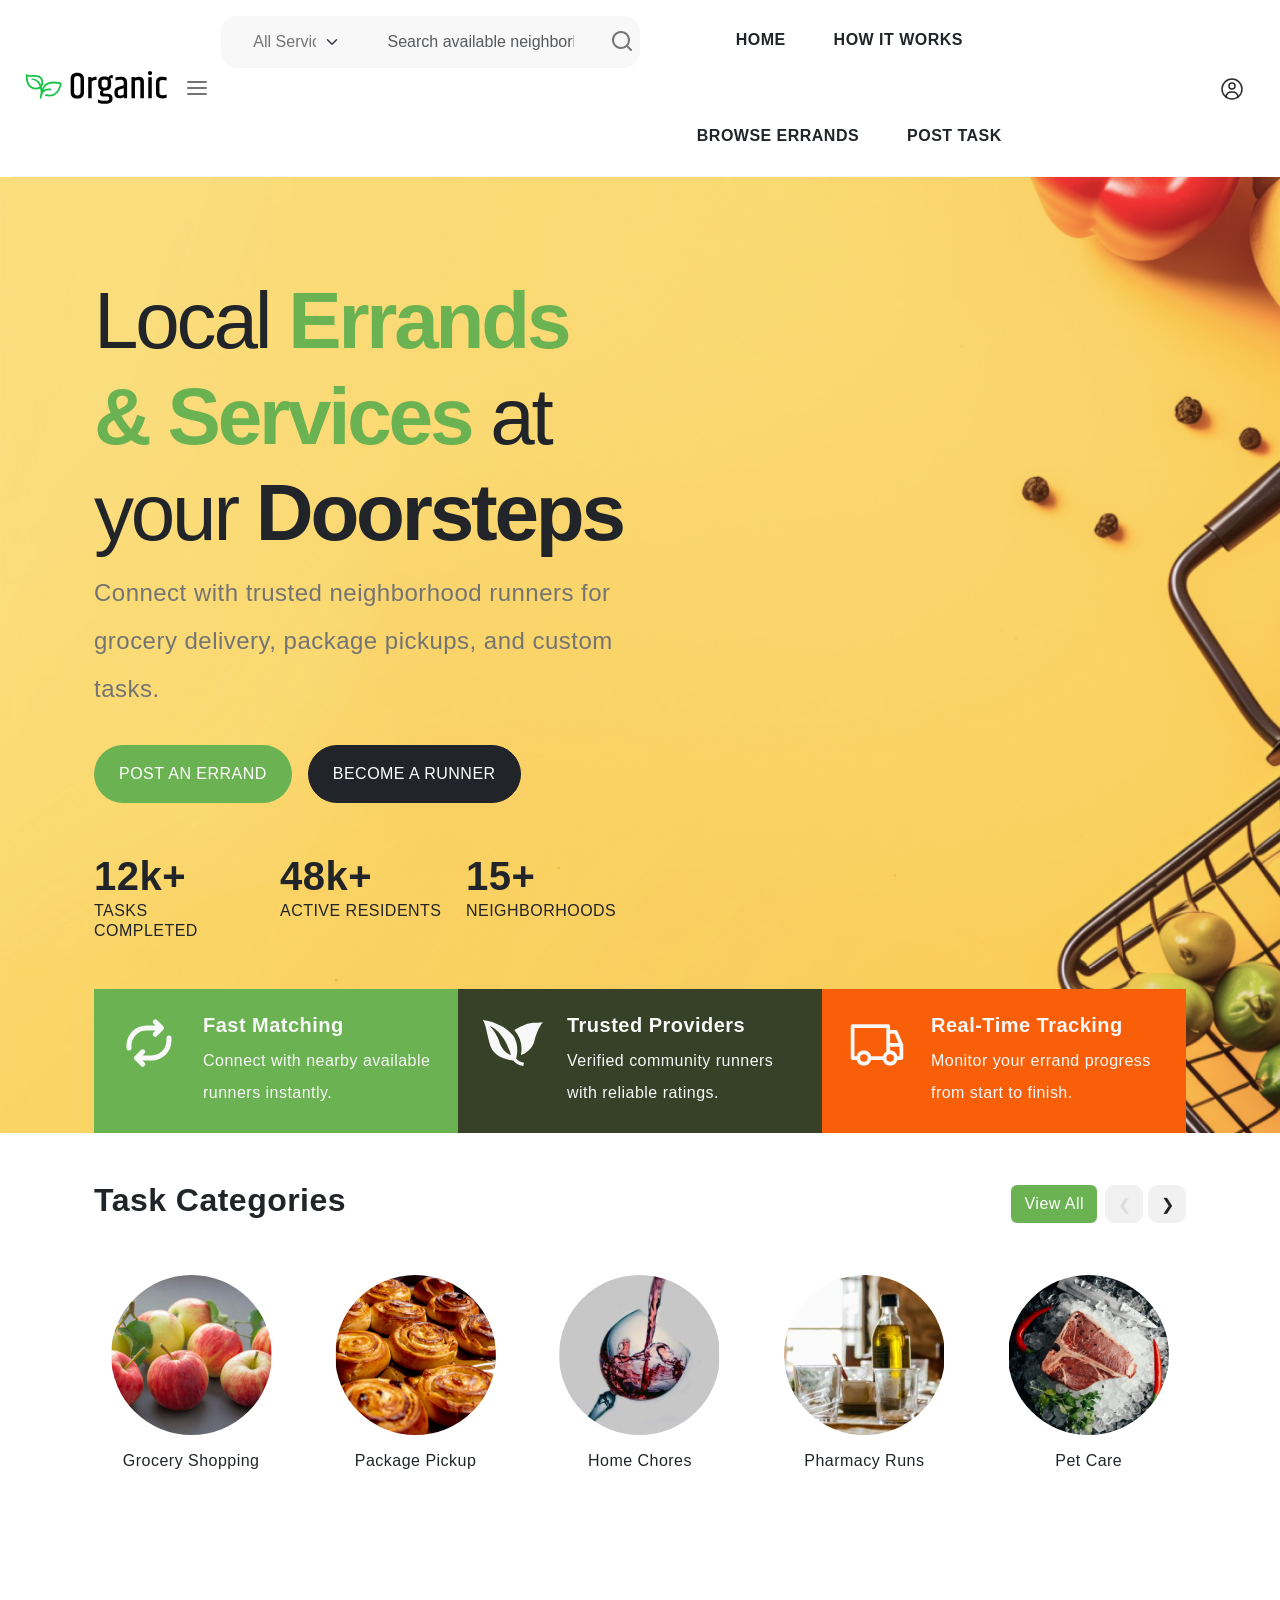
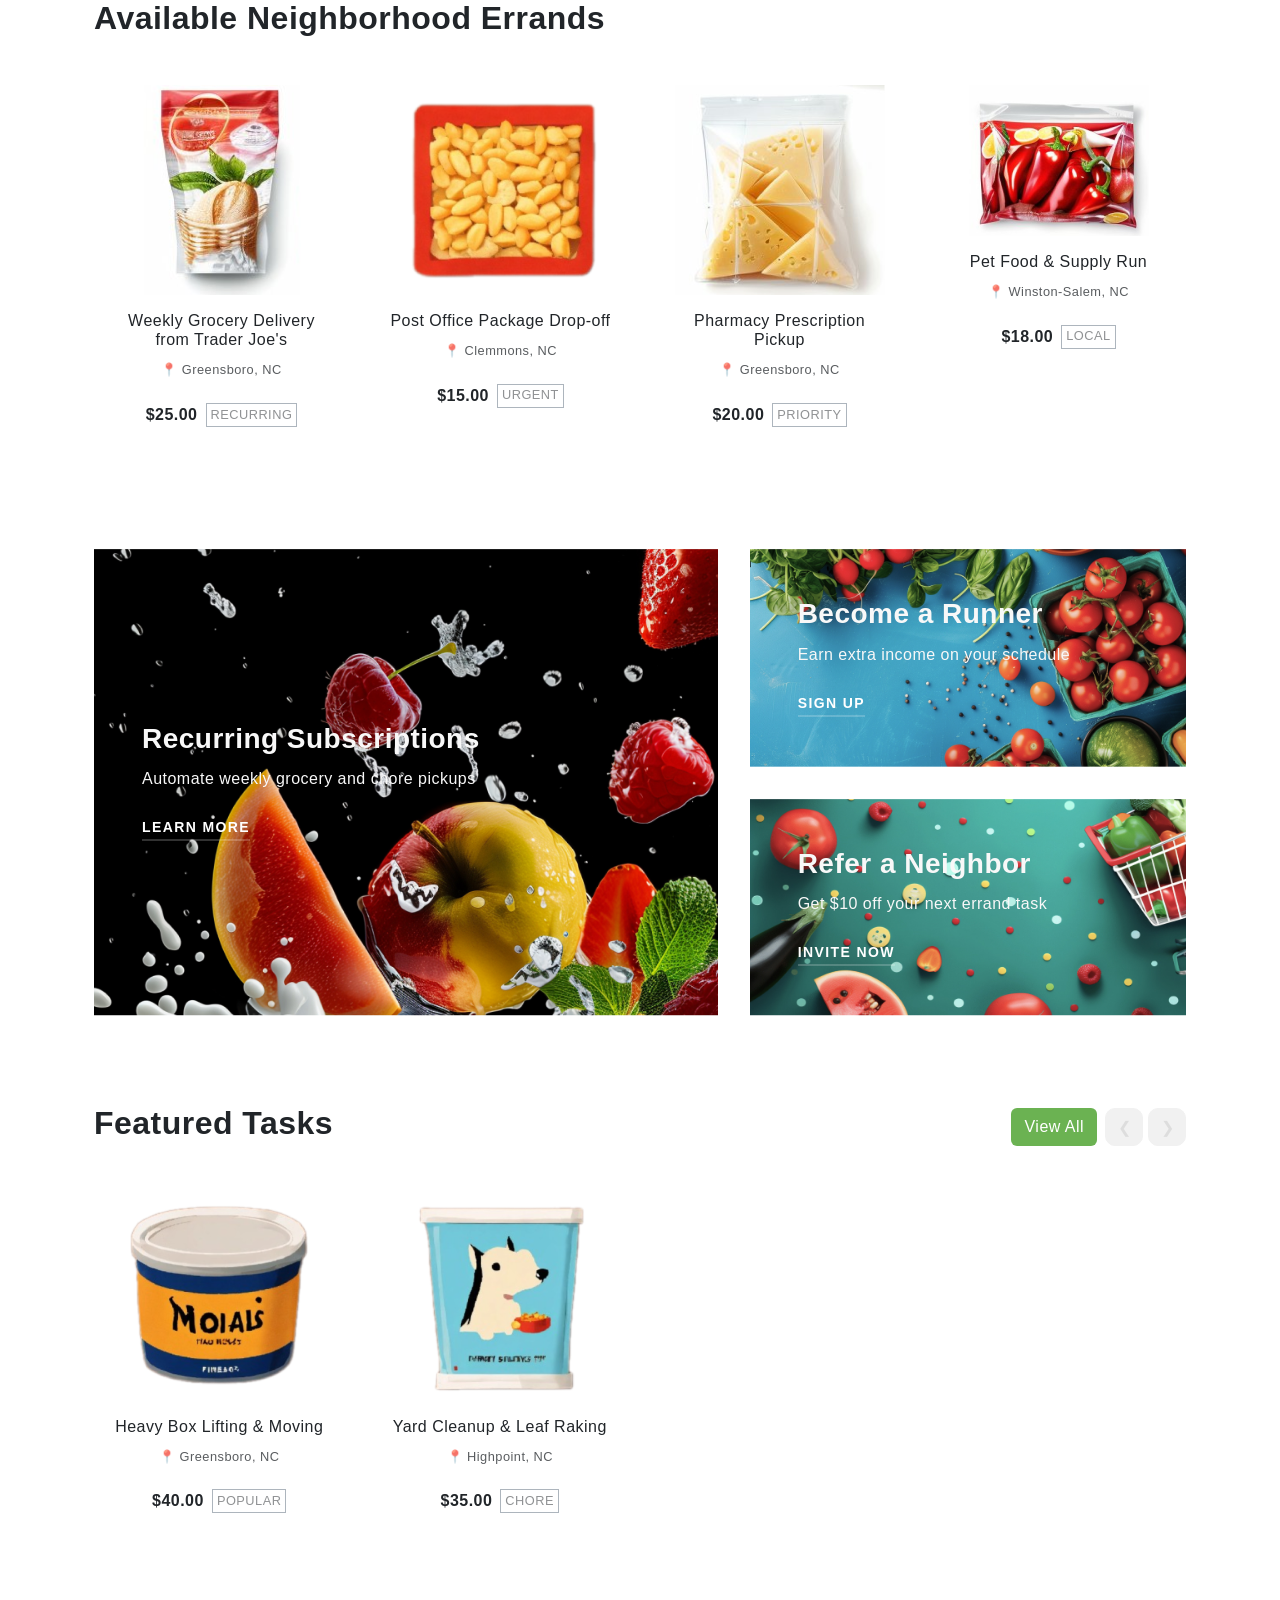
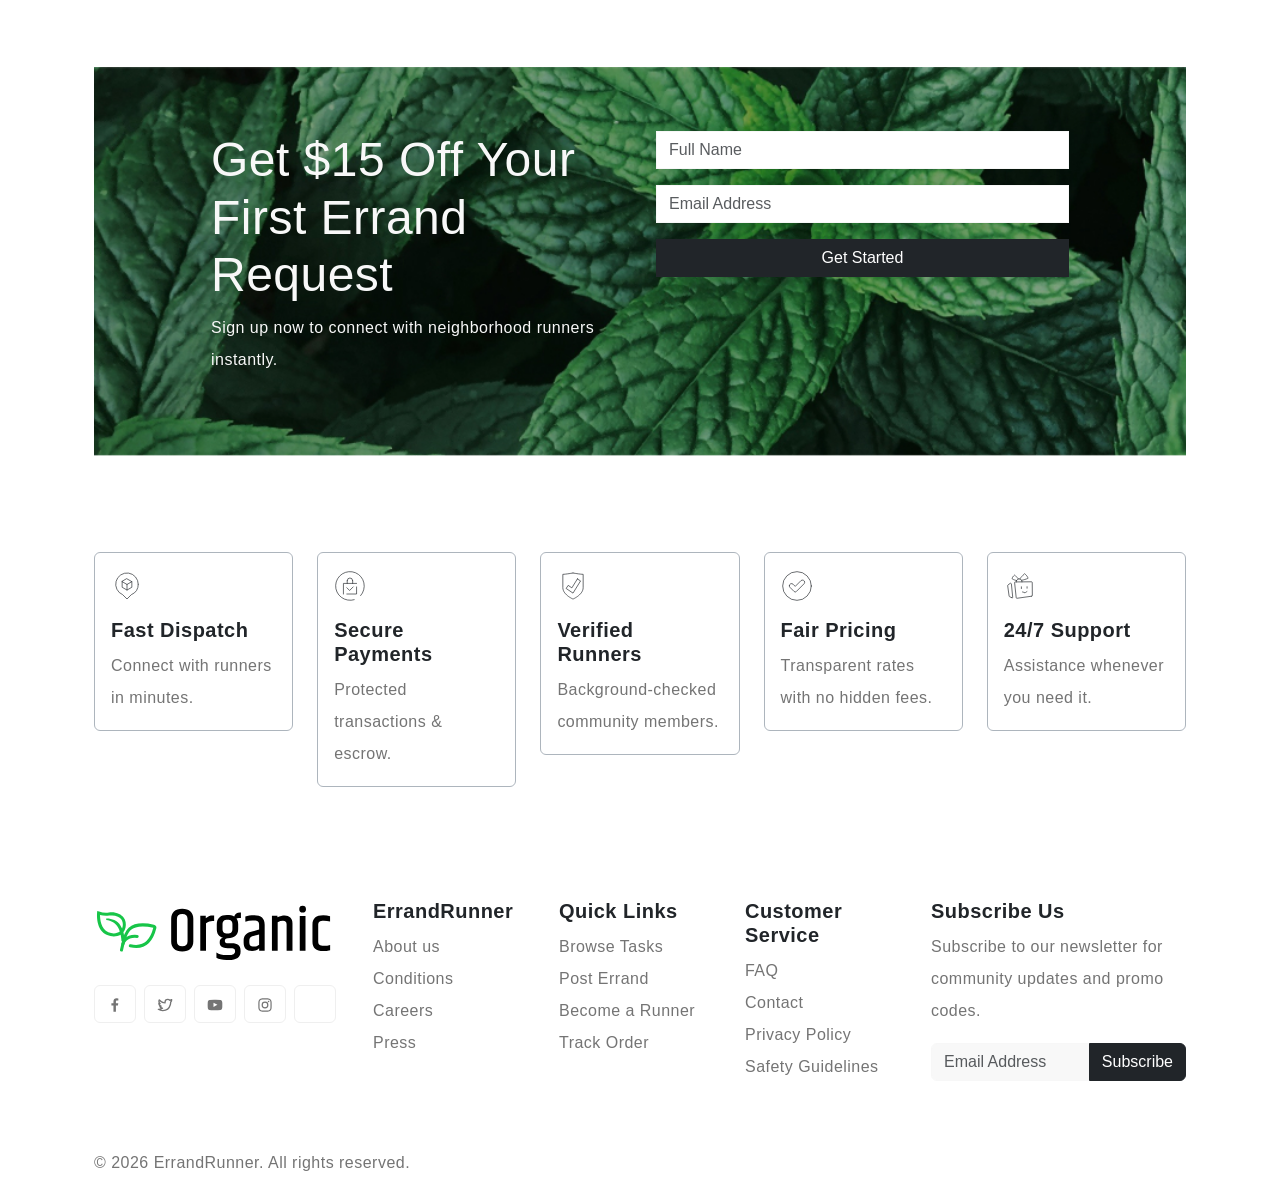
<file: high-fidelity-prototype/organic-1.0.0/index.html>
<!DOCTYPE html>
<html lang="en">
  <head>
    <title>ErrandRunner - Neighborhood Task & Errand Marketplace</title>
    <meta charset="utf-8">
    <meta http-equiv="X-UA-Compatible" content="IE=edge">
    <meta name="viewport" content="width=device-width, initial-scale=1.0">
    <meta name="format-detection" content="telephone=no">
    <meta name="apple-mobile-web-app-capable" content="yes">
    <meta name="author" content="">
    <meta name="keywords" content="">
    <meta name="description" content="">

    <link rel="stylesheet" href="https://cdn.jsdelivr.net/npm/swiper@9/swiper-bundle.min.css">
    <link href="https://cdn.jsdelivr.net/npm/bootstrap@5.3.0-alpha3/dist/css/bootstrap.min.css" rel="stylesheet" integrity="sha384-KK94CHFLLe+nY2dmCWGMq91rCGa5gtU4mk92HdvYe+M/SXH301p5ILy+dN9+nJOZ" crossorigin="anonymous">
    <link rel="stylesheet" type="text/css" href="css/vendor.css">
    <link rel="stylesheet" type="text/css" href="style.css">

    <link rel="preconnect" href="https://fonts.googleapis.com">
    <link rel="preconnect" href="https://fonts.gstatic.com" crossorigin>
    <link href="https://fonts.googleapis.com/css2?family=Nunito:wght@400;700&family=Open+Sans:ital,wght@0,400;0,700;1,400;1,700&display=swap" rel="stylesheet">

  </head>
  <body>

    <svg xmlns="http://www.w3.org/2000/svg" style="display: none;">
      <defs>
        <symbol xmlns="http://www.w3.org/2000/svg" id="facebook" viewBox="0 0 24 24"><path fill="currentColor" d="M15.12 5.32H17V2.14A26.11 26.11 0 0 0 14.26 2c-2.72 0-4.58 1.66-4.58 4.7v2.62H6.61v3.56h3.07V22h3.68v-9.12h3.06l.46-3.56h-3.52V7.05c0-1.05.28-1.73 1.76-1.73Z"/></symbol>
        <symbol xmlns="http://www.w3.org/2000/svg" id="twitter" viewBox="0 0 24 24"><path fill="currentColor" d="M22.991 3.95a1 1 0 0 0-1.51-.86a7.48 7.48 0 0 1-1.874.794a5.152 5.152 0 0 0-3.374-1.242a5.232 5.232 0 0 0-5.223 5.063a11.032 11.032 0 0 1-6.814-3.924a1.012 1.012 0 0 0-.857-.365a.999.999 0 0 0-.785.5a5.276 5.276 0 0 0-.242 4.769l-.002.001a1.041 1.041 0 0 0-.496.89a3.042 3.042 0 0 0 .027.439a5.185 5.185 0 0 0 1.568 3.312a.998.998 0 0 0-.066.77a5.204 5.204 0 0 0 2.362 2.922a7.465 7.465 0 0 1-3.59.448A1 1 0 0 0 1.45 19.3a12.942 12.942 0 0 0 7.01 2.061a12.788 12.788 0 0 0 12.465-9.363a12.822 12.822 0 0 0 .535-3.646l-.001-.2a5.77 5.77 0 0 0 1.532-4.202Zm-3.306 3.212a.995.995 0 0 0-.234.702c.01.165.009.331.009.488a10.824 10.824 0 0 1-.454 3.08a10.685 10.685 0 0 1-10.546 7.93a10.938 10.938 0 0 1-2.55-.301a9.48 9.48 0 0 0 2.942-1.564a1 1 0 0 0-.602-1.786a3.208 3.208 0 0 1-2.214-.935q.224-.042.445-.105a1 1 0 0 0-.08-1.943a3.198 3.198 0 0 1-2.25-1.726a5.3 5.3 0 0 0 .545.046a1.02 1.02 0 0 0 .984-.696a1 1 0 0 0-.4-1.137a3.196 3.196 0 0 1-1.425-2.673c0-.066.002-.133.006-.198a13.014 13.014 0 0 0 8.21 3.48a1.02 1.02 0 0 0 .817-.36a1 1 0 0 0 .206-.867a3.157 3.157 0 0 1-.087-.729a3.23 3.23 0 0 1 3.226-3.226a3.184 3.184 0 0 1 2.345 1.02a.993.993 0 0 0 .921.298a9.27 9.27 0 0 0 1.212-.322a6.681 6.681 0 0 1-1.026 1.524Z"/></symbol>
        <symbol xmlns="http://www.w3.org/2000/svg" id="youtube" viewBox="0 0 24 24"><path fill="currentColor" d="M23 9.71a8.5 8.5 0 0 0-.91-4.13a2.92 2.92 0 0 0-1.72-1A78.36 78.36 0 0 0 12 4.27a78.45 78.45 0 0 0-8.34.3a2.87 2.87 0 0 0-1.46.74c-.9.83-1 2.25-1.1 3.45a48.29 48.29 0 0 0 0 6.48a9.55 9.55 0 0 0 .3 2a3.14 3.14 0 0 0 .71 1.36a2.86 2.86 0 0 0 1.49.78a45.18 45.18 0 0 0 6.5.33c3.5.05 6.57 0 10.2-.28a2.88 2.88 0 0 0 1.53-.78a2.49 2.49 0 0 0 .61-1a10.58 10.58 0 0 0 .52-3.4c.04-.56.04-3.94.04-4.54ZM9.74 14.85V8.66l5.92 3.11c-1.66.92-3.85 1.96-5.92 3.08Z"/></symbol>
        <symbol xmlns="http://www.w3.org/2000/svg" id="instagram" viewBox="0 0 24 24"><path fill="currentColor" d="M17.34 5.46a1.2 1.2 0 1 0 1.2 1.2a1.2 1.2 0 0 0-1.2-1.2Zm4.6 2.42a7.59 7.59 0 0 0-.46-2.43a4.94 4.94 0 0 0-1.16-1.77a4.7 4.7 0 0 0-1.77-1.15a7.3 7.3 0 0 0-2.43-.47C15.06 2 14.72 2 12 2s-3.06 0-4.12.06a7.3 7.3 0 0 0-2.43.47a4.78 4.78 0 0 0-1.77 1.15a4.7 4.7 0 0 0-1.15 1.77a7.3 7.3 0 0 0-.47 2.43C2 8.94 2 9.28 2 12s0 3.06.06 4.12a7.3 7.3 0 0 0 .47 2.43a4.7 4.7 0 0 0 1.15 1.77a4.78 4.78 0 0 0 1.77 1.15a7.3 7.3 0 0 0 2.43.47C8.94 22 9.28 22 12 22s3.06 0 4.12-.06a7.3 7.3 0 0 0 2.43-.47a4.7 4.7 0 0 0 1.77-1.15a4.85 4.85 0 0 0 1.16-1.77a7.59 7.59 0 0 0 .46-2.43c0-1.06.06-1.4.06-4.12s0-3.06-.06-4.12ZM20.14 16a5.61 5.61 0 0 1-.34 1.86a3.06 3.06 0 0 1-.75 1.15a3.19 3.19 0 0 1-1.15.75a5.61 5.61 0 0 1-1.86.34c-1 .05-1.37.06-4 .06s-3 0-4-.06a5.73 5.73 0 0 1-1.94-.3a3.27 3.27 0 0 1-1.1-.75a3 3 0 0 1-.74-1.15a5.54 5.54 0 0 1-.4-1.9c0-1-.06-1.37-.06-4s0-3 .06-4a5.54 5.54 0 0 1 .35-1.9A3 3 0 0 1 5 5a3.14 3.14 0 0 1 1.1-.8A5.73 5.73 0 0 1 8 3.86c1 0 1.37-.06 4-.06s3 0 4 .06a5.61 5.61 0 0 1 1.86.34a3.06 3.06 0 0 1 1.19.8a3.06 3.06 0 0 1 .75 1.1a5.61 5.61 0 0 1 .34 1.9c.05 1 .06 1.37.06 4s-.01 3-.06 4ZM12 6.87A5.13 5.13 0 1 0 17.14 12A5.12 5.12 0 0 0 12 6.87Zm0 8.46A3.33 3.33 0 1 1 15.33 12A3.33 3.33 0 0 1 12 15.33Z"/></symbol>
        <symbol xmlns="http://www.w3.org/2000/svg" id="menu" viewBox="0 0 24 24"><path fill="currentColor" d="M2 6a1 1 0 0 1 1-1h18a1 1 0 1 1 0 2H3a1 1 0 0 1-1-1m0 6.032a1 1 0 0 1 1-1h18a1 1 0 1 1 0 2H3a1 1 0 0 1-1-1m1 5.033a1 1 0 1 0 0 2h18a1 1 0 0 0 0-2z"/></symbol>
        <symbol xmlns="http://www.w3.org/2000/svg" id="user" viewBox="0 0 24 24"><g fill="none" stroke="currentColor" stroke-width="1.5"><circle cx="12" cy="9" r="3"/><circle cx="12" cy="12" r="10"/><path stroke-linecap="round" d="M17.97 20c-.16-2.892-1.045-5-5.97-5s-5.81 2.108-5.97 5"/></g></symbol>
        <symbol xmlns="http://www.w3.org/2000/svg" id="fruits" viewBox="0 0 48 48"><g fill="currentColor" fill-rule="evenodd" clip-rule="evenodd"><path d="M18.88 7.566a1 1 0 0 1 1 1v6.6a1 1 0 1 1-2 0v-6.6a1 1 0 0 1 1-1"/><path d="M11.78 13.905c1.13-.27 2.283-.065 3.48.553c.975.505 1.667.736 2.206.847c.538.112.966.114 1.483.114v2h-.02c-.516 0-1.12 0-1.868-.155c-.757-.157-1.622-.462-2.72-1.03c-.878-.453-1.54-.517-2.096-.384c-.584.14-1.201.53-1.912 1.264c-1.632 1.688-2.139 3.426-2.316 4.762c-.1 1.644.197 4.89 1.668 8.063c.5 1.08 1.21 2.57 2.076 3.737c.432.582.866 1.03 1.283 1.306c.405.267.741.34 1.046.288c3.123-.538 3.71-.551 4.319-.551h1.037v2H18.38c-.422 0-.92 0-3.95.522c-.94.162-1.787-.127-2.488-.59c-.689-.455-1.284-1.106-1.787-1.783c-1.005-1.353-1.791-3.024-2.284-4.088c-1.638-3.532-1.972-7.137-1.848-9.064l.003-.032l.004-.032c.212-1.644.844-3.839 2.866-5.928c.845-.874 1.783-1.556 2.885-1.82"/><path d="M14.64 11.41c1.496 1.431 2.307 3.166 2.307 4.51a1 1 0 1 0 2 0c0-2.05-1.168-4.275-2.925-5.956C14.244 8.265 11.743 7 8.896 7a1 1 0 0 0 0 2c2.244 0 4.268.999 5.743 2.41"/><path d="M8.574 7.009a1 1 0 0 1 1.116.868c.492 3.93 3.945 6 6.734 7.115a1 1 0 0 1-.743 1.857c-2.869-1.147-7.335-3.604-7.975-8.724a1 1 0 0 1 .868-1.116m17.188 6.894c-1.152-.264-2.334-.066-3.57.548c-1.02.506-1.747.74-2.317.853c-.57.113-1.022.115-1.56.115a1 1 0 0 0 0 2h.019c.537 0 1.16 0 1.93-.153c.781-.155 1.676-.458 2.816-1.024c.924-.458 1.632-.528 2.236-.39c.626.144 1.277.542 2.017 1.277c1.716 1.703 2.235 3.452 2.414 4.784a1 1 0 0 0 1.982-.266c-.222-1.653-.884-3.85-2.987-5.938c-.881-.874-1.85-1.548-2.98-1.806m.945 20.377a1 1 0 0 0-1.414.027c-.757.786-1.393 1.05-1.931.962-3.252-.538-3.86-.55-4.485-.55a1 1 0 0 0 0 2h.028c.447 0 .967 0 4.13.523c1.522.252 2.785-.599 3.699-1.548a1 1 0 0 0-.027-1.415"/><path d="M32.65 16.103c-1.003 1.81-1.263 3.709-.864 4.992a1 1 0 1 1-1.91.594c-.609-1.959-.153-4.43 1.025-6.556c1.193-2.152 3.206-4.101 5.925-4.947a1 1 0 1 1 .594 1.91c-2.143.666-3.78 2.222-4.77 4.007"/><path d="M34.719 17.379c-1.168 1.71-2.748 2.793-4.073 3.013a1 1 0 1 0 .326 1.973c2.023-.335 4.027-1.851 5.398-3.858c1.388-2.032 2.227-4.706 1.762-7.515a1 1 0 1 0-1.974.326c.367 2.214-.288 4.375-1.44 6.06"/><path d="M31.78 23a2.5 2.5 0 1 0 0 5a2.5 2.5 0 0 0 0-5m-4.5 2.5a4.5 4.5 0 1 1 9 0a4.5 4.5 0 0 1-9 0"/><path d="M37.845 18.09a4.5 4.5 0 0 1 2.716 5.755a1 1 0 1 1-1.883-.675a2.5 2.5 0 1 0-4.706-1.69a1 1 0 0 1-1.882-.675a4.5 4.5 0 0 1 5.755-2.715"/><path d="M36.253 23.176a4.501 4.501 0 0 1 3.822 8.014a1 1 0 1 1-1.144-1.64a2.5 2.5 0 1 0-3.008-3.99a1 1 0 1 1-1.262-1.552a4.501 4.501 0 0 1 1.592-.832M27.78 29a2.5 2.5 0 1 0 0 5a2.5 2.5 0 0 0 0-5m-4.5 2.5a4.5 4.5 0 1 1 9 0a4.5 4.5 0 0 1-9 0"/><path d="M35.78 29a2.5 2.5 0 1 0 0 5a2.5 2.5 0 0 0 0-5m-4.5 2.5a4.5 4.5 0 1 1 9 0a4.5 4.5 0 0 1-9 0"/><path d="M31.78 35a2.5 2.5 0 1 0 0 5a2.5 2.5 0 0 0 0-5m-4.5 2.5a4.5 4.5 0 1 1 9 0a4.5 4.5 0 0 1-9 0"/><path d="M37.834 33.966a1 1 0 0 1 1.278-.606a4.5 4.5 0 1 1-4.675 7.44a1 1 0 1 1 1.405-1.423a2.5 2.5 0 1 0 2.598-4.133a1 1 0 0 1-.606-1.278"/></g></symbol>
        <symbol xmlns="http://www.w3.org/2000/svg" id="delivery" viewBox="0 0 32 32"><path fill="currentColor" d="m29.92 16.61l-3-7A1 1 0 0 0 26 9h-3V7a1 1 0 0 0-1-1H3a1 1 0 0 0-1 1v17a1 1 0 0 0 1 1h2.14a4 4 0 0 0 7.72 0h6.28a4 4 0 0 0 7.72 0H29a1 1 0 0 0 1-1v-7a1 1 0 0 0-.08-.39M23 11h2.34l2.14 5H23ZM9 26a2 2 0 1 1 2-2a2 2 0 0 1-2 2m10.14-3h-6.28a4 4 0 0 0-7.72 0H4V8h17v12.56A4 4 0 0 0 19.14 23M23 26a2 2 0 1 1 2-2a2 2 0 0 1-2 2m5-3h-1.14A4 4 0 0 0 23 20v-2h5Z"/></symbol>
        <symbol xmlns="http://www.w3.org/2000/svg" id="organic" viewBox="0 0 24 24"><path fill="currentColor" d="M0 2.84c1.402 2.71 1.445 5.241 2.977 10.4c1.855 5.341 8.703 5.701 9.21 5.711c.46.726 1.513 1.704 3.926 2.21l.268-1.272c-2.082-.436-2.844-1.239-3.106-1.68l-.005.006c.087-.484 1.523-5.377-1.323-9.352C7.182 3.583 0 2.84 0 2.84m24 .84c-3.898.611-4.293-.92-11.473 3.093a11.879 11.879 0 0 1 2.625 10.05c3.723-1.486 5.166-3.976 5.606-6.466c0 0 1.27-4.716 3.242-6.677M12.527 6.773l-.002-.002v.004zM2.643 5.22s5.422 1.426 8.543 11.543c-2.945-.889-4.203-3.796-4.63-5.168h.006a15.863 15.863 0 0 0-3.92-6.375z"/></symbol>
        <symbol xmlns="http://www.w3.org/2000/svg" id="fresh" viewBox="0 0 24 24"><g fill="none"><path d="M24 0v24H0V0zM12.594 23.258l-.012.002l-.071.035l-.02.004l-.014-.004l-.071-.036c-.01-.003-.019 0-.024.006l-.004.01l-.017.428l.005.02l.01.013l.104.074l.015.004l.012-.004l.104-.074l.012-.016l.004-.017l-.017-.427c-.002-.01-.009-.017-.016-.018m.264-.113l-.014.002l-.184.093l-.01.01l-.003.011l.018.43l.005.012l.008.008l.201.092c.012.004.023 0 .029-.008l.004-.014l-.034-.614c-.003-.012-.01-.02-.02-.022m-.715.002a.023.023 0 0 0-.027.006l-.006.014l-.034.614c0 .012.007.02.017.024l.015-.002l.201-.093l.01-.008l.003-.011l.018-.43l-.003-.012l-.01-.01z"/><path fill="currentColor" d="M20 9a1 1 0 0 1 1 1v1a8 8 0 0 1-8 8H9.414l.793.793a1 1 0 0 1-1.414 1.414l-2.496-2.496a.997.997 0 0 1-.287-.567L6 17.991a.996.996 0 0 1 .237-.638l.056-.06l2.5-2.5a1 1 0 0 1 1.414 1.414L9.414 17H13a6 6 0 0 0 6-6v-1a1 1 0 0 1 1-1m-4.793-6.207l2.5 2.5a1 1 0 0 1 0 1.414l-2.5 2.5a1 1 0 1 1-1.414-1.414L14.586 7H11a6 6 0 0 0-6 6v1a1 1 0 1 1-2 0v-1a8 8 0 0 1 8-8h3.586l-.793-.793a1 1 0 0 1 1.414-1.414"/></g></symbol>
        <symbol xmlns="http://www.w3.org/2000/svg" id="package" viewBox="0 0 48 48"><path fill="none" stroke="currentColor" stroke-linecap="round" stroke-linejoin="round" d="m24 13.264l7.288 4.21L24 21.681l-7.288-4.209Z"/><path fill="none" stroke="currentColor" stroke-linecap="round" stroke-linejoin="round" d="M16.712 17.473v8.418L24 30.101l7.288-4.21v-8.418M24 30.1v-8.418"/><path fill="none" stroke="currentColor" stroke-linecap="round" stroke-linejoin="round" d="M40.905 21.405a16.905 16.905 0 1 0-23.389 15.611L24 43.5l6.484-6.484a16.906 16.906 0 0 0 10.42-15.611"/></symbol>
        <symbol xmlns="http://www.w3.org/2000/svg" id="secure" viewBox="0 0 48 48"><path fill="none" stroke="currentColor" stroke-linecap="round" stroke-linejoin="round" d="M14.134 36V20.11h19.732M19.279 36h14.587V25.45"/><path fill="none" stroke="currentColor" stroke-linecap="round" stroke-linejoin="round" d="m19.246 26.606l4.135 4.135l5.373-5.372m-8.934-9.282a4.087 4.087 0 1 1 8.174 0m0 0v4.023m-8.172-4.108v4.108"/><path fill="none" stroke="currentColor" stroke-linecap="round" stroke-linejoin="round" d="M30.288 44.566a21.516 21.516 0 1 1 9.69-6.18"/></symbol>
        <symbol xmlns="http://www.w3.org/2000/svg" id="quality" viewBox="0 0 48 48"><path fill="none" stroke="currentColor" stroke-linecap="round" stroke-linejoin="round" d="m30.59 13.45l4.77 2.94L24 34.68l-10.33-7l3.11-4.6l5.52 3.71l8.26-13.38Z"/><path fill="none" stroke="currentColor" stroke-linecap="round" stroke-linejoin="round" d="M24 4.5s-11.26 2-15.25 2v20a11.16 11.16 0 0 0 .8 4.1a15 15 0 0 0 2 3.61a22 22 0 0 0 2.81 3.07a34.47 34.47 0 0 0 3 2.48a34 34 0 0 0 2.89 1.86c1 .59 1.71 1 2.13 1.19l1 .49a1.44 1.44 0 0 0 1.24 0l1-.49c.42-.2 1.13-.6 2.13-1.19a34 34 0 0 0 2.89-1.86a34.47 34.47 0 0 0 3-2.48a22 22 0 0 0 2.81-3.07a15 15 0 0 0 2-3.61a11.16 11.16 0 0 0 .8-4.1v-20c-3.99.03-15.25-2-15.25-2"/></symbol>
        <symbol xmlns="http://www.w3.org/2000/svg" id="savings" viewBox="0 0 48 48"><circle cx="24" cy="24" r="21.5" fill="none" stroke="currentColor" stroke-linecap="round" stroke-linejoin="round"/><path fill="none" stroke="currentColor" stroke-linecap="round" stroke-linejoin="round" d="M12.5 23.684a3.298 3.298 0 0 1 5.63-2.332l3.212 3.212h0l8.53-8.53a3.298 3.298 0 0 1 5.628 2.333h0c0 .875-.348 1.714-.966 2.333L22.983 32.25a2.321 2.321 0 0 1-3.283 0l-6.234-6.233a3.298 3.298 0 0 1-.966-2.333"/></symbol>
        <symbol xmlns="http://www.w3.org/2000/svg" id="offers" viewBox="0 0 48 48"><path fill="none" stroke="currentColor" stroke-linecap="round" stroke-linejoin="round" d="m41.556 39.297l-22.022 3.11a1.097 1.097 0 0 1-1.245-.97l-2.352-22.311a1.097 1.097 0 0 1 1.08-1.213l24.238-.229a1.097 1.097 0 0 1 1.108 1.09l.137 19.429c.004.55-.4 1.017-.944 1.094M26.1 25.258v2.579m8.494-2.731v2.175"/><path fill="none" stroke="currentColor" stroke-linecap="round" stroke-linejoin="round" d="M34.343 32.346c-1.437.828-1.926 1.198-2.774 1.988c-1.19-.457-2.284-1.228-3.797-1.456m-15.953 8.721l-3.49-1.6a1.12 1.12 0 0 1-.643-.863L5.511 23.593c-.056-.4.108-.8.43-1.046l3.15-2.406a1.257 1.257 0 0 1 2.014.874l1.966 19.69a.887.887 0 0 1-1.252.894m11.989-28.112c.214-.456.964-1.716 2.76-3.618c3.108-3.323 4.26-4.288 4.26-4.288s1.42.75 3.27 3.109c1.876 2.358 1.93 3.832 1.93 3.832s.67-.08-4.797 1.688c-3.055.991-4.368 1.152-4.931 1.152"/><path fill="none" stroke="currentColor" stroke-linecap="round" stroke-linejoin="round" d="M26.97 17.828v-.054c0-.884-.241-1.715-.67-2.412c-.563-.91-1.447-1.608-2.492-1.876a3.58 3.58 0 0 0-1.072-.16c-.429 0-.858.053-1.233.214c-1.152.348-2.063 1.18-2.573 2.278a4.747 4.747 0 0 0-.428 1.956v.134"/><path fill="none" stroke="currentColor" stroke-linecap="round" stroke-linejoin="round" d="M18.93 15.818c-.562-.107-1.5-.349-3.135-.884c-2.304-.75-3.43-1.528-3.43-1.528s-.456-1.393 1.045-3.296s2.653-2.52 2.653-2.52s.911.778 3.43 3.485c1.26 1.313 1.796 2.09 2.01 2.465h.027"/></symbol>
        <symbol xmlns="http://www.w3.org/2000/svg" id="household" viewBox="0 0 14 14"><g fill="none" stroke="currentColor" stroke-linecap="round" stroke-linejoin="round"><path d="M12.36 6H1.64a1 1 0 0 0-1 1.13l.73 5.5a1 1 0 0 0 1 .87h9.24a1 1 0 0 0 1-.87l.73-5.5A1.001 1.001 0 0 0 12.36 6M4.5 8.5V11M7 8.5V11m2.5-2.5V11"/><path d="M9.48 1.54A2.79 2.79 0 0 1 11.78 4L12 6M2 6l.22-2a2.79 2.79 0 0 1 2.3-2.44"/><path d="M9.5 1.75A1.25 1.25 0 0 1 8.25 3h-2.5a1.25 1.25 0 0 1 0-2.5h2.5A1.25 1.25 0 0 1 9.5 1.75"/></g></symbol>
        <symbol xmlns="http://www.w3.org/2000/svg" id="health" viewBox="0 0 24 24"><path fill="currentColor" d="M10.5 13H8v-3h2.5V7.5h3V10H16v3h-2.5v2.5h-3zM12 2L4 5v6.09c0 5.05 3.41 9.76 8 10.91c4.59-1.15 8-5.86 8-10.91V5zm6 9.09c0 4-2.55 7.7-6 8.83c-3.45-1.13-6-4.82-6-8.83v-4.7l6-2.25l6 2.25z"/></symbol>
      </defs>
    </svg>

    <div class="preloader-wrapper">
      <div class="preloader">
      </div>
    </div>

    <div class="offcanvas offcanvas-start" tabindex="-1" id="offcanvasNavbar">

      <div class="offcanvas-header justify-content-between">
        <h4 class="fw-normal text-uppercase fs-6">Task Categories</h4>
        <button type="button" class="btn-close" data-bs-dismiss="offcanvas" aria-label="Close"></button>
      </div>

      <div class="offcanvas-body">
    
        <ul class="navbar-nav justify-content-end menu-list list-unstyled d-flex gap-md-3 mb-0">
          <li class="nav-item border-dashed active">
            <a href="index.html" class="nav-link d-flex align-items-center gap-3 text-dark p-2">
              <svg width="24" height="24" viewBox="0 0 24 24"><use xlink:href="#fruits"></use></svg>
              <span>Grocery Shopping</span>
            </a>
          </li>
          <li class="nav-item border-dashed">
            <a href="index.html" class="nav-link d-flex align-items-center gap-3 text-dark p-2">
              <svg width="24" height="24" viewBox="0 0 24 24"><use xlink:href="#delivery"></use></svg>
              <span>Package Delivery</span>
            </a>
          </li>
          <li class="nav-item border-dashed">
            <a href="index.html" class="nav-link d-flex align-items-center gap-3 text-dark p-2">
              <svg width="24" height="24" viewBox="0 0 24 24"><use xlink:href="#household"></use></svg>
              <span>Home Chores</span>
            </a>
          </li>
          <li class="nav-item border-dashed">
            <a href="index.html" class="nav-link d-flex align-items-center gap-3 text-dark p-2">
              <svg width="24" height="24" viewBox="0 0 24 24"><use xlink:href="#health"></use></svg>
              <span>Pharmacy & Health</span>
            </a>
          </li>
          <li class="nav-item border-dashed">
            <a href="index.html" class="nav-link d-flex align-items-center gap-3 text-dark p-2">
              <svg width="24" height="24" viewBox="0 0 24 24"><use xlink:href="#pet"></use></svg>
              <span>Pet Care & Supplies</span>
            </a>
          </li>
        </ul>
      
      </div>

    </div>

    <header>
      <div class="container-fluid">
        <div class="row py-3 border-bottom">
          
          <div class="col-sm-4 col-lg-2 text-center text-sm-start d-flex gap-3 justify-content-center justify-content-md-start">
            <div class="d-flex align-items-center my-3 my-sm-0">
              <a href="index.html">
                <img src="images/logo.svg" alt="logo" class="img-fluid">
              </a>
            </div>
            <button class="navbar-toggler" type="button" data-bs-toggle="offcanvas" data-bs-target="#offcanvasNavbar"
              aria-controls="offcanvasNavbar">
              <svg width="24" height="24" viewBox="0 0 24 24"><use xlink:href="#menu"></use></svg>
            </button>
          </div>
          
          <div class="col-sm-6 offset-sm-2 offset-md-0 col-lg-4">
            <div class="search-bar row bg-light p-2 rounded-4">
              <div class="col-md-4 d-none d-md-block">
                <select class="form-select border-0 bg-transparent">
                  <option>All Services</option>
                  <option>Deliveries</option>
                  <option>Groceries</option>
                  <option>Custom Tasks</option>
                </select>
              </div>
              <div class="col-11 col-md-7">
                <form id="search-form" class="text-center" action="index.html" method="post">
                  <input type="text" class="form-control border-0 bg-transparent" placeholder="Search available neighborhood tasks">
                </form>
              </div>
              <div class="col-1">
                <svg xmlns="http://www.w3.org/2000/svg" width="24" height="24" viewBox="0 0 24 24"><path fill="currentColor" d="M21.71 20.29L18 16.61A9 9 0 1 0 16.61 18l3.68 3.68a1 1 0 0 0 1.42 0a1 1 0 0 0 0-1.39ZM11 18a7 7 0 1 1 7-7a7 7 0 0 1-7 7Z"/></svg>
              </div>
            </div>
          </div>

          <div class="col-lg-4">
            <ul class="navbar-nav list-unstyled d-flex flex-row gap-3 gap-lg-5 justify-content-center flex-wrap align-items-center mb-0 fw-bold text-uppercase text-dark">
              <li class="nav-item active">
                <a href="index.html" class="nav-link">Home</a>
              </li>
              <li class="nav-item">
                <a href="index.html" class="nav-link">How It Works</a>
              </li>
              <li class="nav-item">
                <a href="index.html" class="nav-link">Browse Errands</a>
              </li>
              <li class="nav-item">
                <a href="index.html" class="nav-link">Post Task</a>
              </li>
            </ul>
          </div>
          
          <div class="col-sm-8 col-lg-2 d-flex gap-5 align-items-center justify-content-center justify-content-sm-end">
            <ul class="d-flex justify-content-end list-unstyled m-0">
              <li>
                <a href="#" class="p-2 mx-1" title="User Profile">
                  <svg width="24" height="24"><use xlink:href="#user"></use></svg>
                </a>
              </li>
            </ul>
          </div>

        </div>
      </div>
    </header>
    
    <section style="background-image: url('images/banner-1.jpg');background-repeat: no-repeat;background-size: cover;">
      <div class="container-lg">
        <div class="row">
          <div class="col-lg-6 pt-5 mt-5">
            <h2 class="display-1 ls-1">Local <span class="fw-bold text-primary">Errands & Services</span> at your <span class="fw-bold">Doorsteps</span></h2>
            <p class="fs-4">Connect with trusted neighborhood runners for grocery delivery, package pickups, and custom tasks.</p>
            <div class="d-flex gap-3">
              <a href="#" class="btn btn-primary text-uppercase fs-6 rounded-pill px-4 py-3 mt-3">Post an Errand</a>
              <a href="#" class="btn btn-dark text-uppercase fs-6 rounded-pill px-4 py-3 mt-3">Become a Runner</a>
            </div>
            <div class="row my-5">
              <div class="col">
                <div class="row text-dark">
                  <div class="col-auto"><p class="fs-1 fw-bold lh-sm mb-0">12k+</p></div>
                  <div class="col"><p class="text-uppercase lh-sm mb-0">Tasks Completed</p></div>
                </div>
              </div>
              <div class="col">
                <div class="row text-dark">
                  <div class="col-auto"><p class="fs-1 fw-bold lh-sm mb-0">48k+</p></div>
                  <div class="col"><p class="text-uppercase lh-sm mb-0">Active Residents</p></div>
                </div>
              </div>
              <div class="col">
                <div class="row text-dark">
                  <div class="col-auto"><p class="fs-1 fw-bold lh-sm mb-0">15+</p></div>
                  <div class="col"><p class="text-uppercase lh-sm mb-0">Neighborhoods</p></div>
                </div>
              </div>
            </div>
          </div>
        </div>
        
        <div class="row row-cols-1 row-cols-sm-3 row-cols-lg-3 g-0 justify-content-center">
          <div class="col">
            <div class="card border-0 bg-primary rounded-0 p-4 text-light">
              <div class="row">
                <div class="col-md-3 text-center">
                  <svg width="60" height="60"><use xlink:href="#fresh"></use></svg>
                </div>
                <div class="col-md-9">
                  <div class="card-body p-0">
                    <h5 class="text-light">Fast Matching</h5>
                    <p class="card-text">Connect with nearby available runners instantly.</p>
                  </div>
                </div>
              </div>
            </div>
          </div>
          <div class="col">
            <div class="card border-0 bg-secondary rounded-0 p-4 text-light">
              <div class="row">
                <div class="col-md-3 text-center">
                  <svg width="60" height="60"><use xlink:href="#organic"></use></svg>
                </div>
                <div class="col-md-9">
                  <div class="card-body p-0">
                    <h5 class="text-light">Trusted Providers</h5>
                    <p class="card-text">Verified community runners with reliable ratings.</p>
                  </div>
                </div>
              </div>
            </div>
          </div>
          <div class="col">
            <div class="card border-0 bg-danger rounded-0 p-4 text-light">
              <div class="row">
                <div class="col-md-3 text-center">
                  <svg width="60" height="60"><use xlink:href="#delivery"></use></svg>
                </div>
                <div class="col-md-9">
                  <div class="card-body p-0">
                    <h5 class="text-light">Real-Time Tracking</h5>
                    <p class="card-text">Monitor your errand progress from start to finish.</p>
                  </div>
                </div>
              </div>
            </div>
          </div>
        </div>
        
      </div>
    </section>

    <section class="py-5 overflow-hidden">
      <div class="container-lg">
        <div class="row">
          <div class="col-md-12">

            <div class="section-header d-flex flex-wrap justify-content-between mb-5">
              <h2 class="section-title">Task Categories</h2>

              <div class="d-flex align-items-center">
                <a href="#" class="btn btn-primary me-2">View All</a>
                <div class="swiper-buttons">
                  <button class="swiper-prev category-carousel-prev btn btn-yellow">❮</button>
                  <button class="swiper-next category-carousel-next btn btn-yellow">❯</button>
                </div>
              </div>
            </div>
            
          </div>
        </div>
        <div class="row">
          <div class="col-md-12">

            <div class="category-carousel swiper">
              <div class="swiper-wrapper">
                <a href="category.html" class="nav-link swiper-slide text-center">
                  <img src="images/category-thumb-1.jpg" class="rounded-circle" alt="Category Thumbnail">
                  <h4 class="fs-6 mt-3 fw-normal category-title">Grocery Shopping</h4>
                </a>
                <a href="category.html" class="nav-link swiper-slide text-center">
                  <img src="images/category-thumb-2.jpg" class="rounded-circle" alt="Category Thumbnail">
                  <h4 class="fs-6 mt-3 fw-normal category-title">Package Pickup</h4>
                </a>
                <a href="category.html" class="nav-link swiper-slide text-center">
                  <img src="images/category-thumb-3.jpg" class="rounded-circle" alt="Category Thumbnail">
                  <h4 class="fs-6 mt-3 fw-normal category-title">Home Chores</h4>
                </a>
                <a href="category.html" class="nav-link swiper-slide text-center">
                  <img src="images/category-thumb-4.jpg" class="rounded-circle" alt="Category Thumbnail">
                  <h4 class="fs-6 mt-3 fw-normal category-title">Pharmacy Runs</h4>
                </a>
                <a href="category.html" class="nav-link swiper-slide text-center">
                  <img src="images/category-thumb-5.jpg" class="rounded-circle" alt="Category Thumbnail">
                  <h4 class="fs-6 mt-3 fw-normal category-title">Pet Care</h4>
                </a>
                <a href="category.html" class="nav-link swiper-slide text-center">
                  <img src="images/category-thumb-6.jpg" class="rounded-circle" alt="Category Thumbnail">
                  <h4 class="fs-6 mt-3 fw-normal category-title">Custom Tasks</h4>
                </a>
              </div>
            </div>

          </div>
        </div>
      </div>
    </section>

    <section class="pb-5 pt-5">
      <div class="container-lg">

        <div class="row">
          <div class="col-md-12">

            <div class="section-header d-flex flex-wrap justify-content-between my-4">
              <h2 class="section-title">Available Neighborhood Errands</h2>
            </div>
            
          </div>
        </div>
        
        <div class="row">
          <div class="col-md-12">

            <div class="product-grid row row-cols-1 row-cols-sm-2 row-cols-md-3 row-cols-lg-4">
                  
              <div class="col">
                <div class="product-item">
                  <figure>
                    <a href="index.html" title="Task Details">
                      <img src="images/product-thumb-1.png" alt="Task Thumbnail" class="tab-image">
                    </a>
                  </figure>
                  <div class="d-flex flex-column text-center">
                    <h3 class="fs-6 fw-normal">Weekly Grocery Delivery from Trader Joe's</h3>
                    <div class="text-muted fs-7 mb-2">📍 Greensboro, NC</div>
                    <div class="d-flex justify-content-center align-items-center gap-2 my-2">
                      <span class="text-dark fw-semibold">$25.00</span>
                      <span class="badge border border-dark-subtle rounded-0 fw-normal px-1 fs-7 lh-1 text-body-tertiary">RECURRING</span>
                    </div>
                    <div class="button-area p-3 pt-0">
                      <div class="d-grid mt-2">
                        <a href="#" class="btn btn-primary rounded-1 p-2 fs-7">View Details</a>
                      </div>
                    </div>
                  </div>
                </div>
              </div>

              <div class="col">
                <div class="product-item">
                  <figure>
                    <a href="index.html" title="Task Details">
                      <img src="images/product-thumb-2.png" alt="Task Thumbnail" class="tab-image">
                    </a>
                  </figure>
                  <div class="d-flex flex-column text-center">
                    <h3 class="fs-6 fw-normal">Post Office Package Drop-off</h3>
                    <div class="text-muted fs-7 mb-2">📍 Clemmons, NC</div>
                    <div class="d-flex justify-content-center align-items-center gap-2 my-2">
                      <span class="text-dark fw-semibold">$15.00</span>
                      <span class="badge border border-dark-subtle rounded-0 fw-normal px-1 fs-7 lh-1 text-body-tertiary">URGENT</span>
                    </div>
                    <div class="button-area p-3 pt-0">
                      <div class="d-grid mt-2">
                        <a href="#" class="btn btn-primary rounded-1 p-2 fs-7">View Details</a>
                      </div>
                    </div>
                  </div>
                </div>
              </div>

              <div class="col">
                <div class="product-item">
                  <figure>
                    <a href="index.html" title="Task Details">
                      <img src="images/product-thumb-3.png" alt="Task Thumbnail" class="tab-image">
                    </a>
                  </figure>
                  <div class="d-flex flex-column text-center">
                    <h3 class="fs-6 fw-normal">Pharmacy Prescription Pickup</h3>
                    <div class="text-muted fs-7 mb-2">📍 Greensboro, NC</div>
                    <div class="d-flex justify-content-center align-items-center gap-2 my-2">
                      <span class="text-dark fw-semibold">$20.00</span>
                      <span class="badge border border-dark-subtle rounded-0 fw-normal px-1 fs-7 lh-1 text-body-tertiary">PRIORITY</span>
                    </div>
                    <div class="button-area p-3 pt-0">
                      <div class="d-grid mt-2">
                        <a href="#" class="btn btn-primary rounded-1 p-2 fs-7">View Details</a>
                      </div>
                    </div>
                  </div>
                </div>
              </div>

              <div class="col">
                <div class="product-item">
                  <figure>
                    <a href="index.html" title="Task Details">
                      <img src="images/product-thumb-4.png" alt="Task Thumbnail" class="tab-image">
                    </a>
                  </figure>
                  <div class="d-flex flex-column text-center">
                    <h3 class="fs-6 fw-normal">Pet Food & Supply Run</h3>
                    <div class="text-muted fs-7 mb-2">📍 Winston-Salem, NC</div>
                    <div class="d-flex justify-content-center align-items-center gap-2 my-2">
                      <span class="text-dark fw-semibold">$18.00</span>
                      <span class="badge border border-dark-subtle rounded-0 fw-normal px-1 fs-7 lh-1 text-body-tertiary">LOCAL</span>
                    </div>
                    <div class="button-area p-3 pt-0">
                      <div class="d-grid mt-2">
                        <a href="#" class="btn btn-primary rounded-1 p-2 fs-7">View Details</a>
                      </div>
                    </div>
                  </div>
                </div>
              </div>
              
            </div>

          </div>
        </div>
      </div>
    </section>

    <section class="py-3">
      <div class="container-lg">
        <div class="row">
          <div class="col-md-12">

            <div class="banner-blocks">
            
              <div class="banner-ad d-flex align-items-center large bg-info block-1" style="background: url('images/banner-ad-1.jpg') no-repeat; background-size: cover;">
                <div class="banner-content p-5">
                  <div class="content-wrapper text-light">
                    <h3 class="banner-title text-light">Recurring Subscriptions</h3>
                    <p>Automate weekly grocery and chore pickups</p>
                    <a href="#" class="btn-link text-white">Learn More</a>
                  </div>
                </div>
              </div>
              
              <div class="banner-ad bg-success-subtle block-2" style="background:url('images/banner-ad-2.jpg') no-repeat;background-size: cover">
                <div class="banner-content align-items-center p-5">
                  <div class="content-wrapper text-light">
                    <h3 class="banner-title text-light">Become a Runner</h3>
                    <p>Earn extra income on your schedule</p>
                    <a href="#" class="btn-link text-white">Sign Up</a>
                  </div>
                </div>
              </div>

              <div class="banner-ad bg-danger block-3" style="background:url('images/banner-ad-3.jpg') no-repeat;background-size: cover">
                <div class="banner-content align-items-center p-5">
                  <div class="content-wrapper text-light">
                    <h3 class="banner-title text-light">Refer a Neighbor</h3>
                    <p>Get $10 off your next errand task</p>
                    <a href="#" class="btn-link text-white">Invite Now</a>
                  </div>
                </div>
              </div>

            </div>
              
          </div>
        </div>
      </div>
    </section>

    <section id="featured-products" class="products-carousel">
      <div class="container-lg overflow-hidden py-5">
        <div class="row">
          <div class="col-md-12">

            <div class="section-header d-flex flex-wrap justify-content-between my-4">
              
              <h2 class="section-title">Featured Tasks</h2>

              <div class="d-flex align-items-center">
                <a href="#" class="btn btn-primary me-2">View All</a>
                <div class="swiper-buttons">
                  <button class="swiper-prev products-carousel-prev btn btn-primary">❮</button>
                  <button class="swiper-next products-carousel-next btn btn-primary">❯</button>
                </div>  
              </div>
            </div>
            
          </div>
        </div>
        <div class="row">
          <div class="col-md-12">

            <div class="swiper">
              <div class="swiper-wrapper">
                    
                <div class="product-item swiper-slide">
                  <figure>
                    <a href="index.html" title="Task Title">
                      <img src="images/product-thumb-10.png" alt="Task Thumbnail" class="tab-image">
                    </a>
                  </figure>
                  <div class="d-flex flex-column text-center">
                    <h3 class="fs-6 fw-normal">Heavy Box Lifting & Moving</h3>
                    <div class="text-muted fs-7 mb-2">📍 Greensboro, NC</div>
                    <div class="d-flex justify-content-center align-items-center gap-2 my-2">
                      <span class="text-dark fw-semibold">$40.00</span>
                      <span class="badge border border-dark-subtle rounded-0 fw-normal px-1 fs-7 lh-1 text-body-tertiary">POPULAR</span>
                    </div>
                    <div class="button-area p-3 pt-0">
                      <div class="d-grid mt-2">
                        <a href="#" class="btn btn-primary rounded-1 p-2 fs-7">View Details</a>
                      </div>
                    </div>
                  </div>
                </div>

                <div class="product-item swiper-slide">
                  <figure>
                    <a href="index.html" title="Task Title">
                      <img src="images/product-thumb-11.png" alt="Task Thumbnail" class="tab-image">
                    </a>
                  </figure>
                  <div class="d-flex flex-column text-center">
                    <h3 class="fs-6 fw-normal">Yard Cleanup & Leaf Raking</h3>
                    <div class="text-muted fs-7 mb-2">📍 Highpoint, NC</div>
                    <div class="d-flex justify-content-center align-items-center gap-2 my-2">
                      <span class="text-dark fw-semibold">$35.00</span>
                      <span class="badge border border-dark-subtle rounded-0 fw-normal px-1 fs-7 lh-1 text-body-tertiary">CHORE</span>
                    </div>
                    <div class="button-area p-3 pt-0">
                      <div class="d-grid mt-2">
                        <a href="#" class="btn btn-primary rounded-1 p-2 fs-7">View Details</a>
                      </div>
                    </div>
                  </div>
                </div>

              </div>
            </div>

          </div>
        </div>
      </div>
    </section>

    <section>
      <div class="container-lg">

        <div class="bg-secondary text-light py-5 my-5" style="background: url('images/banner-newsletter.jpg') no-repeat; background-size: cover;">
          <div class="container">
            <div class="row justify-content-center">
              <div class="col-md-5 p-3">
                <div class="section-header">
                  <h2 class="section-title display-5 text-light">Get $15 Off Your First Errand Request</h2>
                </div>
                <p>Sign up now to connect with neighborhood runners instantly.</p>
              </div>
              <div class="col-md-5 p-3">
                <form>
                  <div class="mb-3">
                    <label for="name" class="form-label d-none">Name</label>
                    <input type="text"
                      class="form-control form-control-md rounded-0" name="name" id="name" placeholder="Full Name">
                  </div>
                  <div class="mb-3">
                    <label for="email" class="form-label d-none">Email</label>
                    <input type="email" class="form-control form-control-md rounded-0" name="email" id="email" placeholder="Email Address">
                  </div>
                  <div class="d-grid gap-2">
                    <button type="submit" class="btn btn-dark btn-md rounded-0">Get Started</button>
                  </div>
                </form>
                
              </div>
              
            </div>
            
          </div>
        </div>
        
      </div>
    </section>

    <section class="py-5">
      <div class="container-lg">
        <div class="row row-cols-1 row-cols-sm-3 row-cols-lg-5">
          <div class="col">
            <div class="card mb-3 border border-dark-subtle p-3">
              <div class="text-dark mb-3">
                <svg width="32" height="32"><use xlink:href="#package"></use></svg>
              </div>
              <div class="card-body p-0">
                <h5>Fast Dispatch</h5>
                <p class="card-text">Connect with runners in minutes.</p>
              </div>
            </div>
          </div>
          <div class="col">
            <div class="card mb-3 border border-dark-subtle p-3">
              <div class="text-dark mb-3">
                <svg width="32" height="32"><use xlink:href="#secure"></use></svg>
              </div>
              <div class="card-body p-0">
                <h5>Secure Payments</h5>
                <p class="card-text">Protected transactions & escrow.</p>
              </div>
            </div>
          </div>
          <div class="col">
            <div class="card mb-3 border border-dark-subtle p-3">
              <div class="text-dark mb-3">
                <svg width="32" height="32"><use xlink:href="#quality"></use></svg>
              </div>
              <div class="card-body p-0">
                <h5>Verified Runners</h5>
                <p class="card-text">Background-checked community members.</p>
              </div>
            </div>
          </div>
          <div class="col">
            <div class="card mb-3 border border-dark-subtle p-3">
              <div class="text-dark mb-3">
                <svg width="32" height="32"><use xlink:href="#savings"></use></svg>
              </div>
              <div class="card-body p-0">
                <h5>Fair Pricing</h5>
                <p class="card-text">Transparent rates with no hidden fees.</p>
              </div>
            </div>
          </div>
          <div class="col">
            <div class="card mb-3 border border-dark-subtle p-3">
              <div class="text-dark mb-3">
                <svg width="32" height="32"><use xlink:href="#offers"></use></svg>
              </div>
              <div class="card-body p-0">
                <h5>24/7 Support</h5>
                <p class="card-text">Assistance whenever you need it.</p>
              </div>
            </div>
          </div>
        </div>
      </div>
    </section>

    <footer class="py-5">
      <div class="container-lg">
        <div class="row">

          <div class="col-lg-3 col-md-6 col-sm-6">
            <div class="footer-menu">
              <img src="images/logo.svg" width="240" height="70" alt="logo">
              <div class="social-links mt-3">
                <ul class="d-flex list-unstyled gap-2">
                  <li>
                    <a href="#" class="btn btn-outline-light">
                      <svg width="16" height="16"><use xlink:href="#facebook"></use></svg>
                    </a>
                  </li>
                  <li>
                    <a href="#" class="btn btn-outline-light">
                      <svg width="16" height="16"><use xlink:href="#twitter"></use></svg>
                    </a>
                  </li>
                  <li>
                    <a href="#" class="btn btn-outline-light">
                      <svg width="16" height="16"><use xlink:href="#youtube"></use></svg>
                    </a>
                  </li>
                  <li>
                    <a href="#" class="btn btn-outline-light">
                      <svg width="16" height="16"><use xlink:href="#instagram"></use></svg>
                    </a>
                  </li>
                  <li>
                    <a href="#" class="btn btn-outline-light">
                      <svg width="16" height="16"><use xlink:href="#amazon"></use></svg>
                    </a>
                  </li>
                </ul>
              </div>
            </div>
          </div>

          <div class="col-md-2 col-sm-6">
            <div class="footer-menu">
              <h5 class="widget-title">ErrandRunner</h5>
              <ul class="menu-list list-unstyled">
                <li class="menu-item">
                  <a href="#" class="nav-link">About us</a>
                </li>
                <li class="menu-item">
                  <a href="#" class="nav-link">Conditions</a>
                </li>
                <li class="menu-item">
                  <a href="#" class="nav-link">Careers</a>
                </li>
                <li class="menu-item">
                  <a href="#" class="nav-link">Press</a>
                </li>
              </ul>
            </div>
          </div>
          <div class="col-md-2 col-sm-6">
            <div class="footer-menu">
              <h5 class="widget-title">Quick Links</h5>
              <ul class="menu-list list-unstyled">
                <li class="menu-item">
                  <a href="#" class="nav-link">Browse Tasks</a>
                </li>
                <li class="menu-item">
                  <a href="#" class="nav-link">Post Errand</a>
                </li>
                <li class="menu-item">
                  <a href="#" class="nav-link">Become a Runner</a>
                </li>
                <li class="menu-item">
                  <a href="#" class="nav-link">Track Order</a>
                </li>
              </ul>
            </div>
          </div>
          <div class="col-md-2 col-sm-6">
            <div class="footer-menu">
              <h5 class="widget-title">Customer Service</h5>
              <ul class="menu-list list-unstyled">
                <li class="menu-item">
                  <a href="#" class="nav-link">FAQ</a>
                </li>
                <li class="menu-item">
                  <a href="#" class="nav-link">Contact</a>
                </li>
                <li class="menu-item">
                  <a href="#" class="nav-link">Privacy Policy</a>
                </li>
                <li class="menu-item">
                  <a href="#" class="nav-link">Safety Guidelines</a>
                </li>
              </ul>
            </div>
          </div>
          <div class="col-lg-3 col-md-6 col-sm-6">
            <div class="footer-menu">
              <h5 class="widget-title">Subscribe Us</h5>
              <p>Subscribe to our newsletter for community updates and promo codes.</p>
              <form class="d-flex mt-3 gap-0" action="index.html">
                <input class="form-control rounded-start rounded-0 bg-light" type="email" placeholder="Email Address" aria-label="Email Address">
                <button class="btn btn-dark rounded-end rounded-0" type="submit">Subscribe</button>
              </form>
            </div>
          </div>
          
        </div>
      </div>
    </footer>
    <div id="footer-bottom">
      <div class="container-lg">
        <div class="row">
          <div class="col-md-6 copyright">
            <p>© 2026 ErrandRunner. All rights reserved.</p>
          </div>
          <div class="col-md-6 credit-link text-start text-md-end">
          </div>
        </div>
      </div>
    </div>
    <script src="js/jquery-1.11.0.min.js"></script>
    <script src="https://cdn.jsdelivr.net/npm/swiper@9/swiper-bundle.min.js"></script>
    <script src="https://cdn.jsdelivr.net/npm/bootstrap@5.3.0-alpha3/dist/js/bootstrap.bundle.min.js" integrity="sha384-ENjdO4Dr2bkBIFxQpeoTz1HIcje39Wm4jDKdf19U8gI4ddQ3GYNS7NTKfAdVQSZe" crossorigin="anonymous"></script>
    <script src="js/plugins.js"></script>
    <script src="js/script.js"></script>
  </body>
</html>
</file>
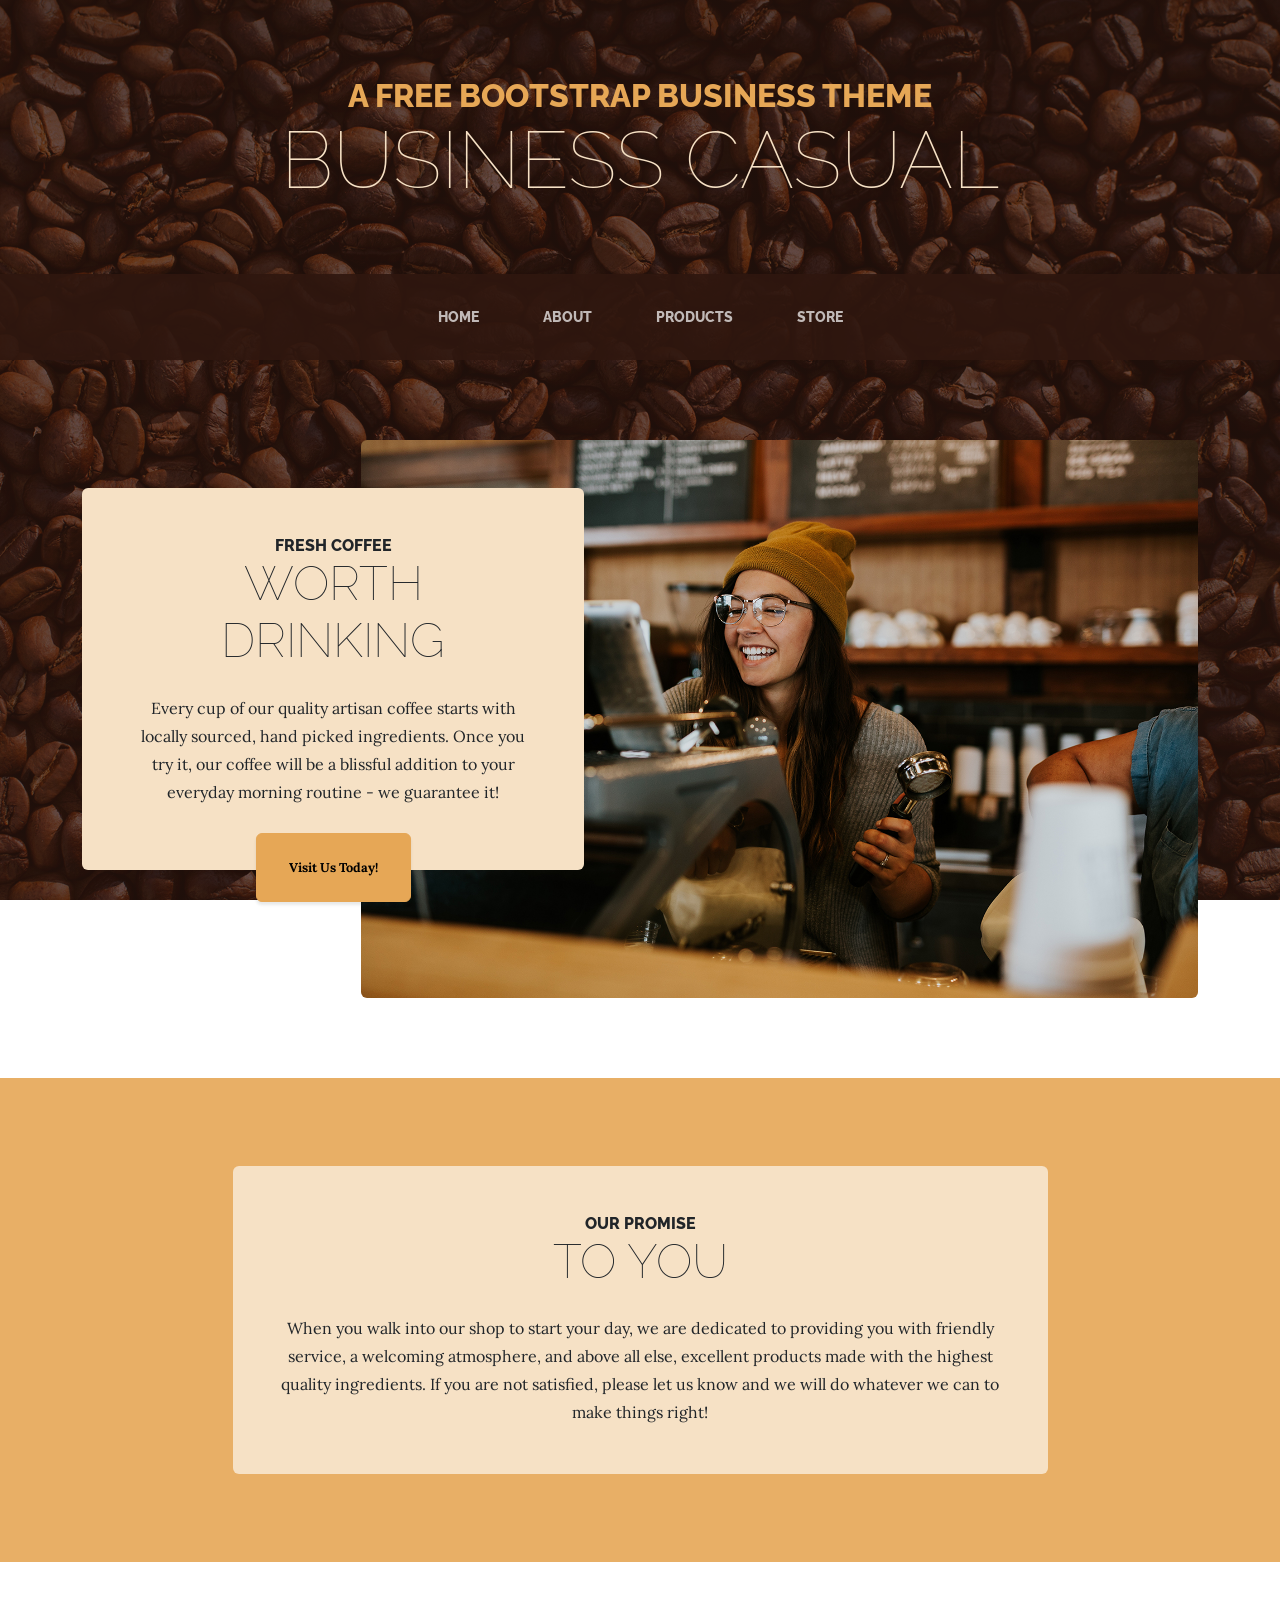
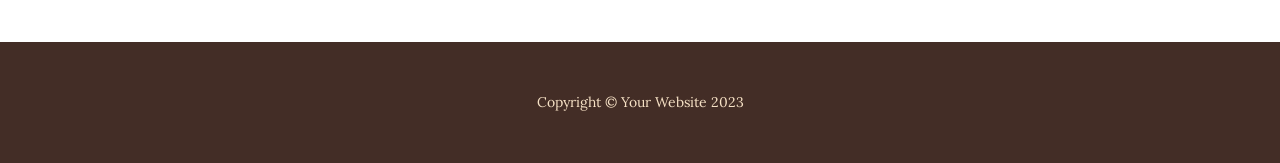
<file: high-fidelity-prototype/startbootstrap-business-casual-gh-pages/index.html>
<!DOCTYPE html>
<html lang="en">
    <head>
        <meta charset="utf-8" />
        <meta name="viewport" content="width=device-width, initial-scale=1, shrink-to-fit=no" />
        <meta name="description" content="" />
        <meta name="author" content="" />
        <title>Business Casual - Start Bootstrap Theme</title>
        <link rel="icon" type="image/x-icon" href="assets/favicon.ico" />
        <!-- Google fonts-->
        <link href="https://fonts.googleapis.com/css?family=Raleway:100,100i,200,200i,300,300i,400,400i,500,500i,600,600i,700,700i,800,800i,900,900i" rel="stylesheet" />
        <link href="https://fonts.googleapis.com/css?family=Lora:400,400i,700,700i" rel="stylesheet" />
        <!-- Core theme CSS (includes Bootstrap)-->
        <link href="css/styles.css" rel="stylesheet" />
    </head>
    <body>
        <header>
            <h1 class="site-heading text-center text-faded d-none d-lg-block">
                <span class="site-heading-upper text-primary mb-3">A Free Bootstrap Business Theme</span>
                <span class="site-heading-lower">Business Casual</span>
            </h1>
        </header>
        <!-- Navigation-->
        <nav class="navbar navbar-expand-lg navbar-dark py-lg-4" id="mainNav">
            <div class="container">
                <a class="navbar-brand text-uppercase fw-bold d-lg-none" href="index.html">Start Bootstrap</a>
                <button class="navbar-toggler" type="button" data-bs-toggle="collapse" data-bs-target="#navbarSupportedContent" aria-controls="navbarSupportedContent" aria-expanded="false" aria-label="Toggle navigation"><span class="navbar-toggler-icon"></span></button>
                <div class="collapse navbar-collapse" id="navbarSupportedContent">
                    <ul class="navbar-nav mx-auto">
                        <li class="nav-item px-lg-4"><a class="nav-link text-uppercase" href="index.html">Home</a></li>
                        <li class="nav-item px-lg-4"><a class="nav-link text-uppercase" href="about.html">About</a></li>
                        <li class="nav-item px-lg-4"><a class="nav-link text-uppercase" href="products.html">Products</a></li>
                        <li class="nav-item px-lg-4"><a class="nav-link text-uppercase" href="store.html">Store</a></li>
                    </ul>
                </div>
            </div>
        </nav>
        <section class="page-section clearfix">
            <div class="container">
                <div class="intro">
                    <img class="intro-img img-fluid mb-3 mb-lg-0 rounded" src="assets/img/intro.jpg" alt="..." />
                    <div class="intro-text left-0 text-center bg-faded p-5 rounded">
                        <h2 class="section-heading mb-4">
                            <span class="section-heading-upper">Fresh Coffee</span>
                            <span class="section-heading-lower">Worth Drinking</span>
                        </h2>
                        <p class="mb-3">Every cup of our quality artisan coffee starts with locally sourced, hand picked ingredients. Once you try it, our coffee will be a blissful addition to your everyday morning routine - we guarantee it!</p>
                        <div class="intro-button mx-auto"><a class="btn btn-primary btn-xl" href="#!">Visit Us Today!</a></div>
                    </div>
                </div>
            </div>
        </section>
        <section class="page-section cta">
            <div class="container">
                <div class="row">
                    <div class="col-xl-9 mx-auto">
                        <div class="cta-inner bg-faded text-center rounded">
                            <h2 class="section-heading mb-4">
                                <span class="section-heading-upper">Our Promise</span>
                                <span class="section-heading-lower">To You</span>
                            </h2>
                            <p class="mb-0">When you walk into our shop to start your day, we are dedicated to providing you with friendly service, a welcoming atmosphere, and above all else, excellent products made with the highest quality ingredients. If you are not satisfied, please let us know and we will do whatever we can to make things right!</p>
                        </div>
                    </div>
                </div>
            </div>
        </section>
        <footer class="footer text-faded text-center py-5">
            <div class="container"><p class="m-0 small">Copyright &copy; Your Website 2023</p></div>
        </footer>
        <!-- Bootstrap core JS-->
        <script src="https://cdn.jsdelivr.net/npm/bootstrap@5.2.3/dist/js/bootstrap.bundle.min.js"></script>
        <!-- Core theme JS-->
        <script src="js/scripts.js"></script>
    </body>
</html>
</file>
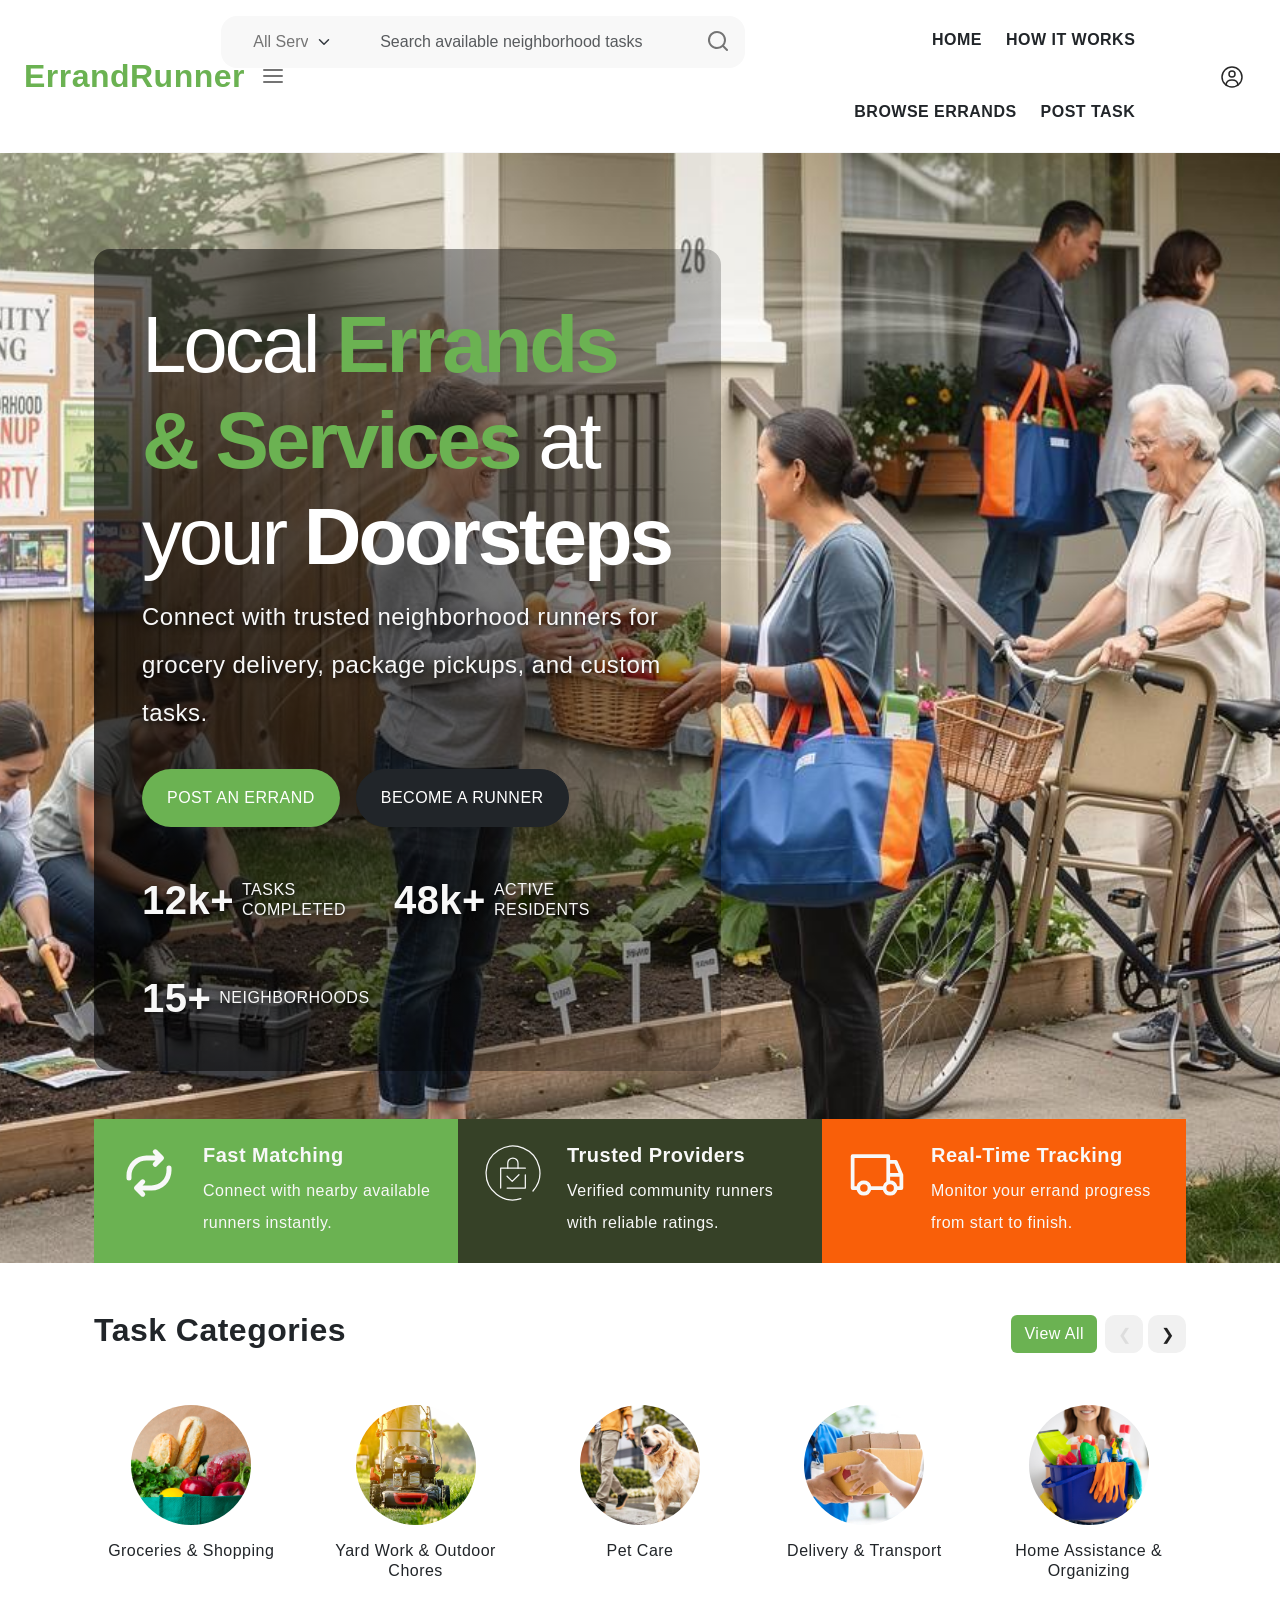
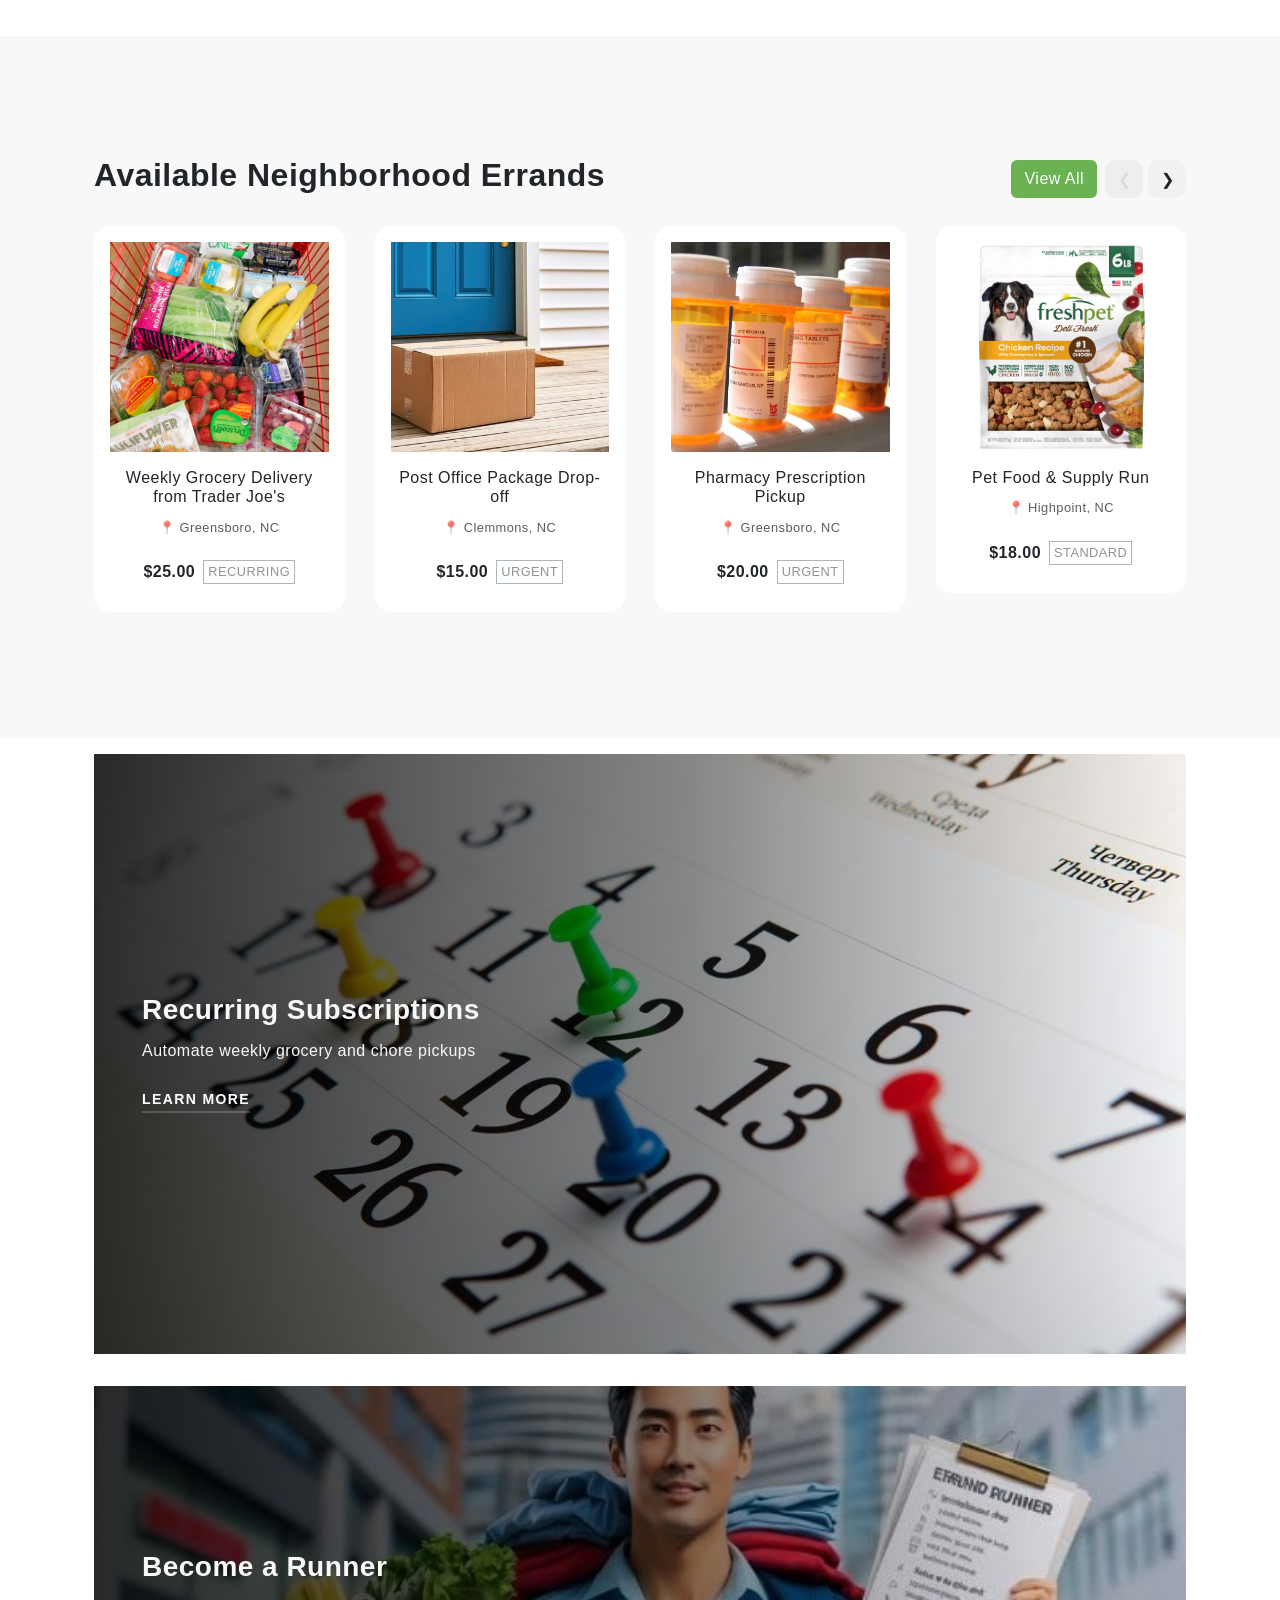
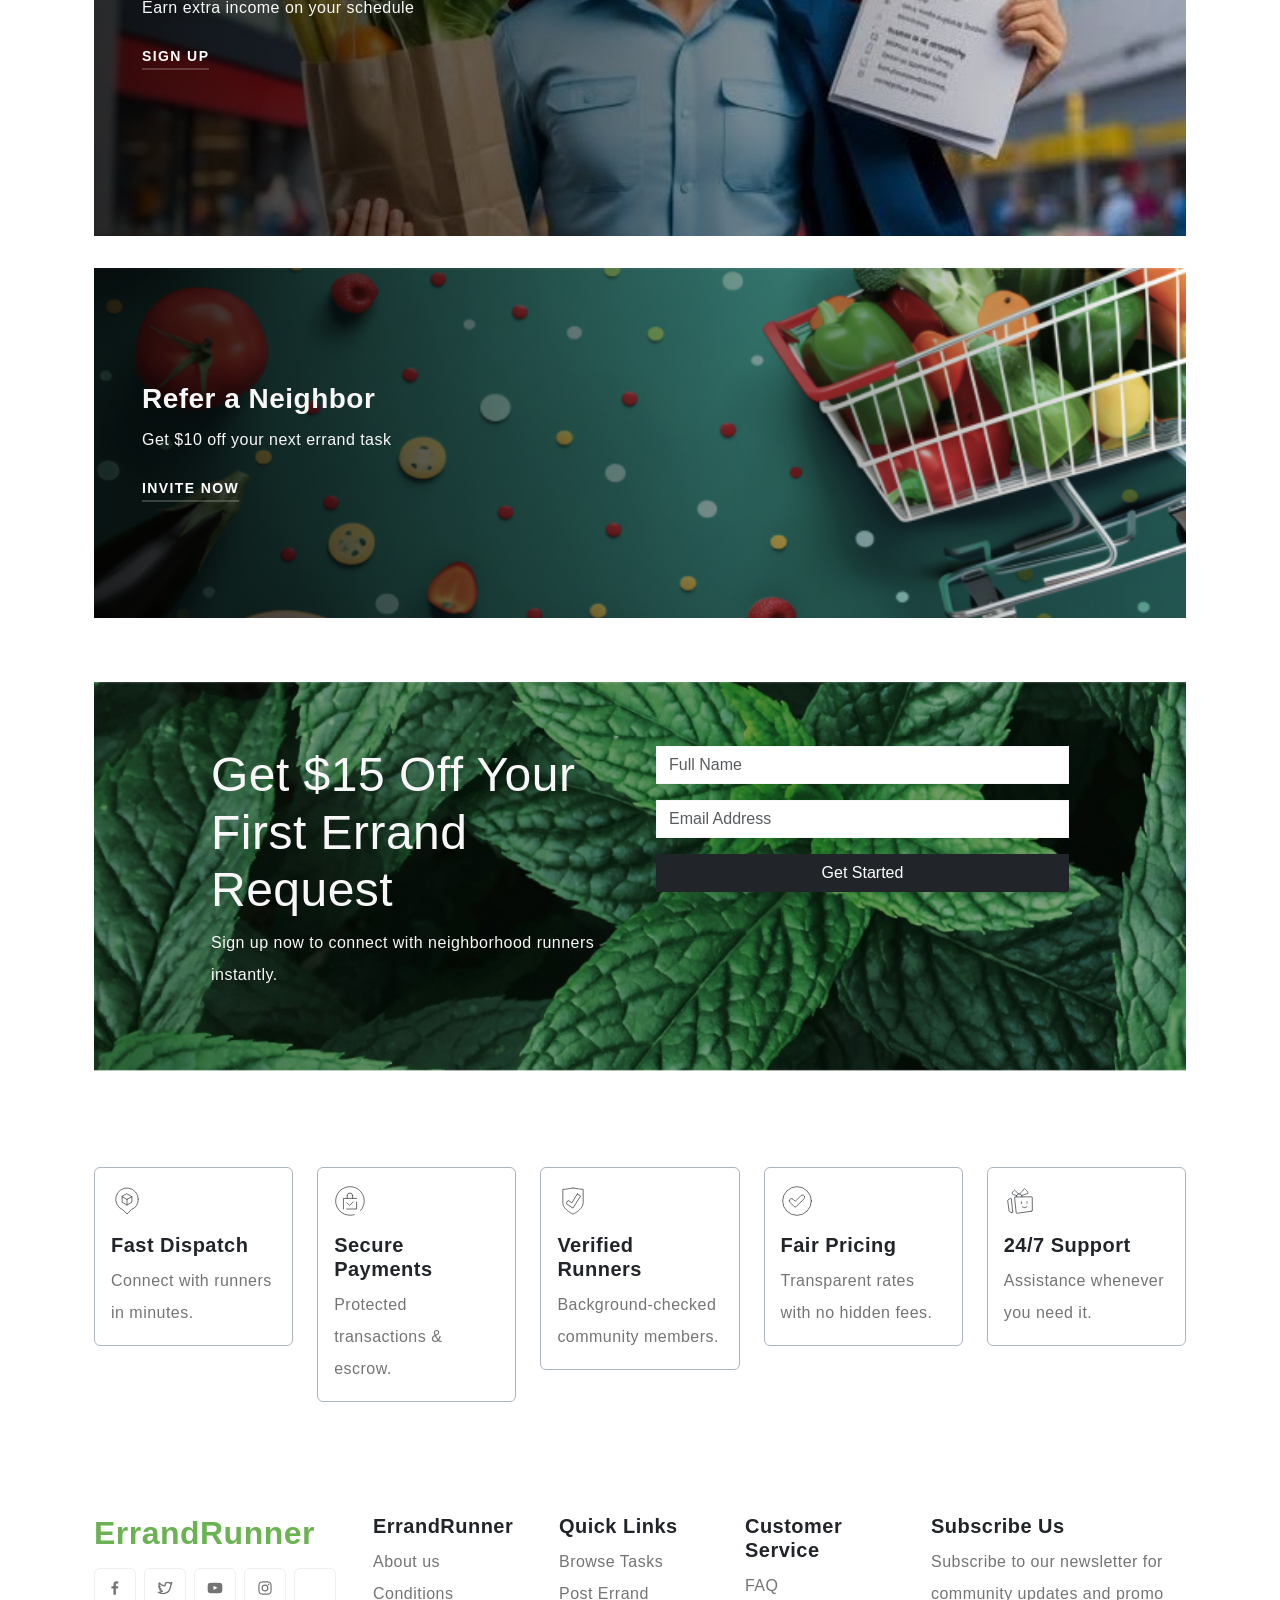
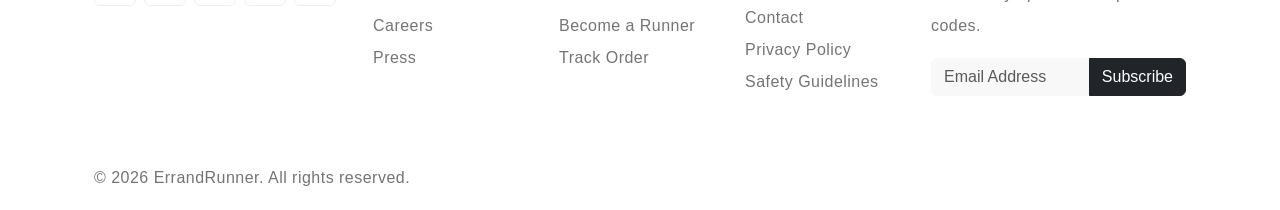
<file: high-fidelity-prototype/customer/organic-1.0.0/index.html>
<!DOCTYPE html>
<html lang="en">
  <head>
    <title>ErrandRunner - Neighborhood Task & Errand Marketplace</title>
    <meta charset="utf-8">
    <meta http-equiv="X-UA-Compatible" content="IE=edge">
    <meta name="viewport" content="width=device-width, initial-scale=1.0">
    <meta name="format-detection" content="telephone=no">
    <meta name="apple-mobile-web-app-capable" content="yes">
    <meta name="author" content="">
    <meta name="keywords" content="">
    <meta name="description" content="">

    <link rel="stylesheet" href="https://cdn.jsdelivr.net/npm/swiper@9/swiper-bundle.min.css">
    <link href="https://cdn.jsdelivr.net/npm/bootstrap@5.3.0-alpha3/dist/css/bootstrap.min.css" rel="stylesheet" integrity="sha384-KK94CHFLLe+nY2dmCWGMq91rCGa5gtU4mk92HdvYe+M/SXH301p5ILy+dN9+nJOZ" crossorigin="anonymous">
    <link rel="stylesheet" type="text/css" href="css/vendor.css">
    <link rel="stylesheet" type="text/css" href="style.css">

    <link rel="preconnect" href="https://fonts.googleapis.com">
    <link rel="preconnect" href="https://fonts.gstatic.com" crossorigin>
    <link href="https://fonts.googleapis.com/css2?family=Nunito:wght@400;700&family=Open+Sans:ital,wght@0,400;0,700;1,400;1,700&display=swap" rel="stylesheet">

  </head>
  <body>

    <svg xmlns="http://www.w3.org/2000/svg" style="display: none;">
      <symbol xmlns="http://www.w3.org/2000/svg" id="facebook" viewBox="0 0 24 24"><path fill="currentColor" d="M15.12 5.32H17V2.14A26.11 26.11 0 0 0 14.26 2c-2.72 0-4.58 1.66-4.58 4.7v2.62H6.61v3.56h3.07V22h3.68v-9.12h3.06l.46-3.56h-3.52V7.05c0-1.05.28-1.73 1.76-1.73Z"/></symbol>
      <symbol xmlns="http://www.w3.org/2000/svg" id="twitter" viewBox="0 0 24 24"><path fill="currentColor" d="M22.991 3.95a1 1 0 0 0-1.51-.86a7.48 7.48 0 0 1-1.874.794a5.152 5.152 0 0 0-3.374-1.242a5.232 5.232 0 0 0-5.223 5.063a11.032 11.032 0 0 1-6.814-3.924a1.012 1.012 0 0 0-.857-.365a.999.999 0 0 0-.785.5a5.276 5.276 0 0 0-.242 4.769l-.002.001a1.041 1.041 0 0 0-.496.89a3.042 3.042 0 0 0 .027.439a5.185 5.185 0 0 0 1.568 3.312a.998.998 0 0 0-.066.77a5.204 5.204 0 0 0 2.362 2.922a7.465 7.465 0 0 1-3.59.448A1 1 0 0 0 1.45 19.3a12.942 12.942 0 0 0 7.01 2.061a12.788 12.788 0 0 0 12.465-9.363a12.822 12.822 0 0 0 .535-3.646l-.001-.2a5.77 5.77 0 0 0 1.532-4.202Zm-3.306 3.212a.995.995 0 0 0-.234.702c.01.165.009.331.009.488a10.824 10.824 0 0 1-.454 3.08a10.685 10.685 0 0 1-10.546 7.93a10.938 10.938 0 0 1-2.55-.301a9.48 9.48 0 0 0 2.942-1.564a1 1 0 0 0-.602-1.786a3.208 3.208 0 0 1-2.214-.935q.224-.042.445-.105a1 1 0 0 0-.08-1.943a3.198 3.198 0 0 1-2.25-1.726a5.3 5.3 0 0 0 .545.046a1.02 1.02 0 0 0 .984-.696a1 1 0 0 0-.4-1.137a3.196 3.196 0 0 1-1.425-2.673c0-.066.002-.133.006-.198a13.014 13.014 0 0 0 8.21 3.48a1.02 1.02 0 0 0 .817-.36a1 1 0 0 0 .206-.867a3.157 3.157 0 0 1-.087-.729a3.23 3.23 0 0 1 3.226-3.226a3.184 3.184 0 0 1 2.345 1.02a.993.993 0 0 0 .921.298a9.27 9.27 0 0 0 1.212-.322a6.681 6.681 0 0 1-1.026 1.524Z"/></symbol>
      <symbol xmlns="http://www.w3.org/2000/svg" id="youtube" viewBox="0 0 24 24"><path fill="currentColor" d="M23 9.71a8.5 8.5 0 0 0-.91-4.13a2.92 2.92 0 0 0-1.72-1A78.36 78.36 0 0 0 12 4.27a78.45 78.45 0 0 0-8.34.3a2.87 2.87 0 0 0-1.46.74c-.9.83-1 2.25-1.1 3.45a48.29 48.29 0 0 0 0 6.48a9.55 9.55 0 0 0 .3 2a3.14 3.14 0 0 0 .71 1.36a2.86 2.86 0 0 0 1.49.78a45.18 45.18 0 0 0 6.5.33c3.5.05 6.57 0 10.2-.28a2.88 2.88 0 0 0 1.53-.78a2.49 2.49 0 0 0 .61-1a10.58 10.58 0 0 0 .52-3.4c.04-.56.04-3.94.04-4.54ZM9.74 14.85V8.66l5.92 3.11c-1.66.92-3.85 1.96-5.92 3.08Z"/></symbol>
      <symbol xmlns="http://www.w3.org/2000/svg" id="instagram" viewBox="0 0 24 24"><path fill="currentColor" d="M17.34 5.46a1.2 1.2 0 1 0 1.2 1.2a1.2 1.2 0 0 0-1.2-1.2Zm4.6 2.42a7.59 7.59 0 0 0-.46-2.43a4.94 4.94 0 0 0-1.16-1.77a4.7 4.7 0 0 0-1.77-1.15a7.3 7.3 0 0 0-2.43-.47C15.06 2 14.72 2 12 2s-3.06 0-4.12.06a7.3 7.3 0 0 0-2.43.47a4.78 4.78 0 0 0-1.77 1.15a4.7 4.7 0 0 0-1.15 1.77a7.3 7.3 0 0 0-.47 2.43C2 8.94 2 9.28 2 12s0 3.06.06 4.12a7.3 7.3 0 0 0 .47 2.43a4.7 4.7 0 0 0 1.15 1.77a4.78 4.78 0 0 0 1.77 1.15a7.3 7.3 0 0 0 2.43.47C8.94 22 9.28 22 12 22s3.06 0 4.12-.06a7.3 7.3 0 0 0 2.43-.47a4.7 4.7 0 0 0 1.77-1.15a4.85 4.85 0 0 0 1.16-1.77a7.59 7.59 0 0 0 .46-2.43c0-1.06.06-1.4.06-4.12s0-3.06-.06-4.12ZM20.14 16a5.61 5.61 0 0 1-.34 1.86a3.06 3.06 0 0 1-.75 1.15a3.19 3.19 0 0 1-1.15.75a5.61 5.61 0 0 1-1.86.34c-1 .05-1.37.06-4 .06s-3 0-4-.06a5.73 5.73 0 0 1-1.94-.3a3.27 3.27 0 0 1-1.1-.75a3 3 0 0 1-.74-1.15a5.54 5.54 0 0 1-.4-1.9c0-1-.06-1.37-.06-4s0-3 .06-4a5.54 5.54 0 0 1 .35-1.9A3 3 0 0 1 5 5a3.14 3.14 0 0 1 1.1-.8A5.73 5.73 0 0 1 8 3.86c1 0 1.37-.06 4-.06s3 0 4 .06a5.61 5.61 0 0 1 1.86.34a3.06 3.06 0 0 1 1.19.8a3.06 3.06 0 0 1 .75 1.1a5.61 5.61 0 0 1 .34 1.9c.05 1 .06 1.37.06 4s-.01 3-.06 4ZM12 6.87A5.13 5.13 0 1 0 17.14 12A5.12 5.12 0 0 0 12 6.87Zm0 8.46A3.33 3.33 0 1 1 15.33 12A3.33 3.33 0 0 1 12 15.33Z"/></symbol>
      <symbol xmlns="http://www.w3.org/2000/svg" id="menu" viewBox="0 0 24 24"><path fill="currentColor" d="M2 6a1 1 0 0 1 1-1h18a1 1 0 1 1 0 2H3a1 1 0 0 1-1-1m0 6.032a1 1 0 0 1 1-1h18a1 1 0 1 1 0 2H3a1 1 0 0 1-1-1m1 5.033a1 1 0 1 0 0 2h18a1 1 0 0 0 0-2z"/></symbol>
      <symbol xmlns="http://www.w3.org/2000/svg" id="user" viewBox="0 0 24 24"><g fill="none" stroke="currentColor" stroke-width="1.5"><circle cx="12" cy="9" r="3"/><circle cx="12" cy="12" r="10"/><path stroke-linecap="round" d="M17.97 20c-.16-2.892-1.045-5-5.97-5s-5.81 2.108-5.97 5"/></g></symbol>
      <symbol xmlns="http://www.w3.org/2000/svg" id="fruits" viewBox="0 0 48 48"><g fill="currentColor" fill-rule="evenodd" clip-rule="evenodd"><path d="M18.88 7.566a1 1 0 0 1 1 1v6.6a1 1 0 1 1-2 0v-6.6a1 1 0 0 1 1-1"/><path d="M11.78 13.905c1.13-.27 2.283-.065 3.48.553c.975.505 1.667.736 2.206.847c.538.112.966.114 1.483.114v2h-.02c-.516 0-1.12 0-1.868-.155c-.757-.157-1.622-.462-2.72-1.03c-.878-.453-1.54-.517-2.096-.384c-.584.14-1.201.53-1.912 1.264c-1.632 1.688-2.139 3.426-2.316 4.762c-.1 1.644.197 4.89 1.668 8.063c.5 1.08 1.21 2.57 2.076 3.737c.432.582.866 1.03 1.283 1.306c.405.267.741.34 1.046.288c3.123-.538 3.71-.551 4.319-.551h1.037v2H18.38c-.422 0-.92 0-3.95.522c-.94.162-1.787-.127-2.488-.59c-.689-.455-1.284-1.106-1.787-1.783c-1.005-1.353-1.791-3.024-2.284-4.088c-1.638-3.532-1.972-7.137-1.848-9.064l.003-.032l.004-.032c.212-1.644.844-3.839 2.866-5.928c.845-.874 1.783-1.556 2.885-1.82"/><path d="M14.64 11.41c1.496 1.431 2.307 3.166 2.307 4.51a1 1 0 1 0 2 0c0-2.05-1.168-4.275-2.925-5.956C14.244 8.265 11.743 7 8.896 7a1 1 0 0 0 0 2c2.244 0 4.268.999 5.743 2.41"/><path d="M8.574 7.009a1 1 0 0 1 1.116.868c.492 3.93 3.945 6 6.734 7.115a1 1 0 0 1-.743 1.857c-2.869-1.147-7.335-3.604-7.975-8.724a1 1 0 0 1 .868-1.116m17.188 6.894c-1.152-.264-2.334-.066-3.57.548c-1.02.506-1.747.74-2.317.853c-.57.113-1.022.115-1.56.115a1 1 0 0 0 0 2h.019c.537 0 1.16 0 1.93-.153c.781-.155 1.676-.458 2.816-1.024c.924-.458 1.632-.528 2.236-.39c.626.144 1.277.542 2.017 1.277c1.716 1.703 2.235 3.452 2.414 4.784a1 1 0 0 0 1.982-.266c-.222-1.653-.884-3.85-2.987-5.938c-.881-.874-1.85-1.548-2.98-1.806m.945 20.377a1 1 0 0 0-1.414.027c-.757.786-1.393 1.05-1.931.962-3.252-.538-3.86-.55-4.485-.55a1 1 0 0 0 0 2h.028c.447 0 .967 0 4.13.523c1.522.252 2.785-.599 3.699-1.548a1 1 0 0 0-.027-1.415"/><path d="M32.65 16.103c-1.003 1.81-1.263 3.709-.864 4.992a1 1 0 1 1-1.91.594c-.609-1.959-.153-4.43 1.025-6.556c1.193-2.152 3.206-4.101 5.925-4.947a1 1 0 1 1 .594 1.91c-2.143.666-3.78 2.222-4.77 4.007"/><path d="M34.719 17.379c-1.168 1.71-2.748 2.793-4.073 3.013a1 1 0 1 0 .326 1.973c2.023-.335 4.027-1.851 5.398-3.858c1.388-2.032 2.227-4.706 1.762-7.515a1 1 0 1 0-1.974.326c.367 2.214-.288 4.375-1.44 6.06"/><path d="M31.78 23a2.5 2.5 0 1 0 0 5a2.5 2.5 0 0 0 0-5m-4.5 2.5a4.5 4.5 0 1 1 9 0a4.5 4.5 0 0 1-9 0"/><path d="M37.845 18.09a4.5 4.5 0 0 1 2.716 5.755a1 1 0 1 1-1.883-.675a2.5 2.5 0 1 0-4.706-1.69a1 1 0 0 1-1.882-.675a4.5 4.5 0 0 1 5.755-2.715"/><path d="M36.253 23.176a4.501 4.501 0 0 1 3.822 8.014a1 1 0 1 1-1.144-1.64a2.5 2.5 0 1 0-3.008-3.99a1 1 0 1 1-1.262-1.552a4.501 4.501 0 0 1 1.592-.832M27.78 29a2.5 2.5 0 1 0 0 5a2.5 2.5 0 0 0 0-5m-4.5 2.5a4.5 4.5 0 1 1 9 0a4.5 4.5 0 0 1-9 0"/><path d="M35.78 29a2.5 2.5 0 1 0 0 5a2.5 2.5 0 0 0 0-5m-4.5 2.5a4.5 4.5 0 1 1 9 0a4.5 4.5 0 0 1-9 0"/><path d="M31.78 35a2.5 2.5 0 1 0 0 5a2.5 2.5 0 0 0 0-5m-4.5 2.5a4.5 4.5 0 1 1 9 0a4.5 4.5 0 0 1-9 0"/><path d="M37.834 33.966a1 1 0 0 1 1.278-.606a4.5 4.5 0 1 1-4.675 7.44a1 1 0 1 1 1.405-1.423a2.5 2.5 0 1 0 2.598-4.133a1 1 0 0 1-.606-1.278"/></g></symbol>
      <symbol xmlns="http://www.w3.org/2000/svg" id="delivery" viewBox="0 0 32 32"><path fill="currentColor" d="m29.92 16.61l-3-7A1 1 0 0 0 26 9h-3V7a1 1 0 0 0-1-1H3a1 1 0 0 0-1 1v17a1 1 0 0 0 1 1h2.14a4 4 0 0 0 7.72 0h6.28a4 4 0 0 0 7.72 0H29a1 1 0 0 0 1-1v-7a1 1 0 0 0-.08-.39M23 11h2.34l2.14 5H23ZM9 26a2 2 0 1 1 2-2a2 2 0 0 1-2 2m10.14-3h-6.28a4 4 0 0 0-7.72 0H4V8h17v12.56A4 4 0 0 0 19.14 23M23 26a2 2 0 1 1 2-2a2 2 0 0 1-2 2m5-3h-1.14A4 4 0 0 0 23 20v-2h5Z"/></symbol>
      <symbol xmlns="http://www.w3.org/2000/svg" id="organic" viewBox="0 0 24 24"><path fill="currentColor" d="M0 2.84c1.402 2.71 1.445 5.241 2.977 10.4c1.855 5.341 8.703 5.701 9.21 5.711c.46.726 1.513 1.704 3.926 2.21l.268-1.272c-2.082-.436-2.844-1.239-3.106-1.68l-.005.006c.087-.484 1.523-5.377-1.323-9.352C7.182 3.583 0 2.84 0 2.84m24 .84c-3.898.611-4.293-.92-11.473 3.093a11.879 11.879 0 0 1 2.625 10.05c3.723-1.486 5.166-3.976 5.606-6.466c0 0 1.27-4.716 3.242-6.677M12.527 6.773l-.002-.002v.004zM2.643 5.22s5.422 1.426 8.543 11.543c-2.945-.889-4.203-3.796-4.63-5.168h.006a15.863 15.863 0 0 0-3.92-6.375z"/></symbol>
      <symbol xmlns="http://www.w3.org/2000/svg" id="fresh" viewBox="0 0 24 24"><g fill="none"><path d="M24 0v24H0V0zM12.594 23.258l-.012.002l-.071.035l-.02.004l-.014-.004l-.071-.036c-.01-.003-.019 0-.024.006l-.004.01l-.017.428l.005.02l.01.013l.104.074l.015.004l.012-.004l.104-.074l.012-.016l.004-.017l-.017-.427c-.002-.01-.009-.017-.016-.018m.264-.113l-.014.002l-.184.093l-.01.01l-.003.011l.018.43l.005.012l.008.008l.201.092c.012.004.023 0 .029-.008l.004-.014l-.034-.614c-.003-.012-.01-.02-.02-.022m-.715.002a.023.023 0 0 0-.027.006l-.006.014l-.034.614c0 .012.007.02.017.024l.015-.002l.201-.093l.01-.008l.003-.011l.018-.43l-.003-.012l-.01-.01z"/><path fill="currentColor" d="M20 9a1 1 0 0 1 1 1v1a8 8 0 0 1-8 8H9.414l.793.793a1 1 0 0 1-1.414 1.414l-2.496-2.496a.997.997 0 0 1-.287-.567L6 17.991a.996.996 0 0 1 .237-.638l.056-.06l2.5-2.5a1 1 0 0 1 1.414 1.414L9.414 17H13a6 6 0 0 0 6-6v-1a1 1 0 0 1 1-1m-4.793-6.207l2.5 2.5a1 1 0 0 1 0 1.414l-2.5 2.5a1 1 0 1 1-1.414-1.414L14.586 7H11a6 6 0 0 0-6 6v1a1 1 0 1 1-2 0v-1a8 8 0 0 1 8-8h3.586l-.793-.793a1 1 0 0 1 1.414-1.414"/></g></symbol>
      <symbol xmlns="http://www.w3.org/2000/svg" id="package" viewBox="0 0 48 48"><path fill="none" stroke="currentColor" stroke-linecap="round" stroke-linejoin="round" d="m24 13.264l7.288 4.21L24 21.681l-7.288-4.209Z"/><path fill="none" stroke="currentColor" stroke-linecap="round" stroke-linejoin="round" d="M16.712 17.473v8.418L24 30.101l7.288-4.21v-8.418M24 30.1v-8.418"/><path fill="none" stroke="currentColor" stroke-linecap="round" stroke-linejoin="round" d="M40.905 21.405a16.905 16.905 0 1 0-23.389 15.611L24 43.5l6.484-6.484a16.906 16.906 0 0 0 10.42-15.611"/></symbol>
      <symbol xmlns="http://www.w3.org/2000/svg" id="secure" viewBox="0 0 48 48"><path fill="none" stroke="currentColor" stroke-linecap="round" stroke-linejoin="round" d="M14.134 36V20.11h19.732M19.279 36h14.587V25.45"/><path fill="none" stroke="currentColor" stroke-linecap="round" stroke-linejoin="round" d="m19.246 26.606l4.135 4.135l5.373-5.372m-8.934-9.282a4.087 4.087 0 1 1 8.174 0m0 0v4.023m-8.172-4.108v4.108"/><path fill="none" stroke="currentColor" stroke-linecap="round" stroke-linejoin="round" d="M30.288 44.566a21.516 21.516 0 1 1 9.69-6.18"/></symbol>
      <symbol xmlns="http://www.w3.org/2000/svg" id="quality" viewBox="0 0 48 48"><path fill="none" stroke="currentColor" stroke-linecap="round" stroke-linejoin="round" d="m30.59 13.45l4.77 2.94L24 34.68l-10.33-7l3.11-4.6l5.52 3.71l8.26-13.38Z"/><path fill="none" stroke="currentColor" stroke-linecap="round" stroke-linejoin="round" d="M24 4.5s-11.26 2-15.25 2v20a11.16 11.16 0 0 0 .8 4.1a15 15 0 0 0 2 3.61a22 22 0 0 0 2.81 3.07a34.47 34.47 0 0 0 3 2.48a34 34 0 0 0 2.89 1.86c1 .59 1.71 1 2.13 1.19l1 .49a1.44 1.44 0 0 0 1.24 0l1-.49c.42-.2 1.13-.6 2.13-1.19a34 34 0 0 0 2.89-1.86a34.47 34.47 0 0 0 3-2.48a22 22 0 0 0 2.81-3.07a15 15 0 0 0 2-3.61a11.16 11.16 0 0 0 .8-4.1v-20c-3.99.03-15.25-2-15.25-2"/></symbol>
      <symbol xmlns="http://www.w3.org/2000/svg" id="savings" viewBox="0 0 48 48"><circle cx="24" cy="24" r="21.5" fill="none" stroke="currentColor" stroke-linecap="round" stroke-linejoin="round"/><path fill="none" stroke="currentColor" stroke-linecap="round" stroke-linejoin="round" d="M12.5 23.684a3.298 3.298 0 0 1 5.63-2.332l3.212 3.212h0l8.53-8.53a3.298 3.298 0 0 1 5.628 2.333h0c0 .875-.348 1.714-.966 2.333L22.983 32.25a2.321 2.321 0 0 1-3.283 0l-6.234-6.233a3.298 3.298 0 0 1-.966-2.333"/></symbol>
      <symbol xmlns="http://www.w3.org/2000/svg" id="offers" viewBox="0 0 48 48"><path fill="none" stroke="currentColor" stroke-linecap="round" stroke-linejoin="round" d="m41.556 39.297l-22.022 3.11a1.097 1.097 0 0 1-1.245-.97l-2.352-22.311a1.097 1.097 0 0 1 1.08-1.213l24.238-.229a1.097 1.097 0 0 1 1.108 1.09l.137 19.429c.004.55-.4 1.017-.944 1.094M26.1 25.258v2.579m8.494-2.731v2.175"/><path fill="none" stroke="currentColor" stroke-linecap="round" stroke-linejoin="round" d="M34.343 32.346c-1.437.828-1.926 1.198-2.774 1.988c-1.19-.457-2.284-1.228-3.797-1.456m-15.953 8.721l-3.49-1.6a1.12 1.12 0 0 1-.643-.863L5.511 23.593c-.056-.4.108-.8.43-1.046l3.15-2.406a1.257 1.257 0 0 1 2.014.874l1.966 19.69a.887.887 0 0 1-1.252.894m11.989-28.112c.214-.456.964-1.716 2.76-3.618c3.108-3.323 4.26-4.288 4.26-4.288s1.42.75 3.27 3.109c1.876 2.358 1.93 3.832 1.93 3.832s.67-.08-4.797 1.688c-3.055.991-4.368 1.152-4.931 1.152"/><path fill="none" stroke="currentColor" stroke-linecap="round" stroke-linejoin="round" d="M26.97 17.828v-.054c0-.884-.241-1.715-.67-2.412c-.563-.91-1.447-1.608-2.492-1.876a3.58 3.58 0 0 0-1.072-.16c-.429 0-.858.053-1.233.214c-1.152.348-2.063 1.18-2.573 2.278a4.747 4.747 0 0 0-.428 1.956v.134"/><path fill="none" stroke="currentColor" stroke-linecap="round" stroke-linejoin="round" d="M18.93 15.818c-.562-.107-1.5-.349-3.135-.884c-2.304-.75-3.43-1.528-3.43-1.528s-.456-1.393 1.045-3.296s2.653-2.52 2.653-2.52s.911.778 3.43 3.485c1.26 1.313 1.796 2.09 2.01 2.465h.027"/></symbol>
      <symbol xmlns="http://www.w3.org/2000/svg" id="household" viewBox="0 0 14 14"><g fill="none" stroke="currentColor" stroke-linecap="round" stroke-linejoin="round"><path d="M12.36 6H1.64a1 1 0 0 0-1 1.13l.73 5.5a1 1 0 0 0 1 .87h9.24a1 1 0 0 0 1-.87l.73-5.5A1.001 1.001 0 0 0 12.36 6M4.5 8.5V11M7 8.5V11m2.5-2.5V11"/><path d="M9.48 1.54A2.79 2.79 0 0 1 11.78 4L12 6M2 6l.22-2a2.79 2.79 0 0 1 2.3-2.44"/><path d="M9.5 1.75A1.25 1.25 0 0 1 8.25 3h-2.5a1.25 1.25 0 0 1 0-2.5h2.5A1.25 1.25 0 0 1 9.5 1.75"/></g></symbol>
      <symbol xmlns="http://www.w3.org/2000/svg" id="health" viewBox="0 0 24 24"><path fill="currentColor" d="M10.5 13H8v-3h2.5V7.5h3V10H16v3h-2.5v2.5h-3zM12 2L4 5v6.09c0 5.05 3.41 9.76 8 10.91c4.59-1.15 8-5.86 8-10.91V5zm6 9.09c0 4-2.55 7.7-6 8.83c-3.45-1.13-6-4.82-6-8.83v-4.7l6-2.25l6 2.25z"/></symbol>
      <symbol xmlns="http://www.w3.org/2000/svg" id="pet" viewBox="0 0 24 24"><path fill="currentColor" d="M12 3c-1.1 0-2 .9-2 2c0 .74.4 1.38 1 1.72V8h-2c-2.76 0-5 2.24-5 5v1c0 2.76 2.24 5 5 5h8c2.76 0 5-2.24 5-5v-1c0-2.76-2.24-5-5-5h-2V6.72c.6-.34 1-.98 1-1.72c0-1.1-.9-2-2-2z"/></symbol>
    </svg>

    <div class="preloader-wrapper">
      <div class="preloader">
      </div>
    </div>

    <div class="offcanvas offcanvas-start" tabindex="-1" id="offcanvasNavbar">

      <div class="offcanvas-header justify-content-between">
        <h4 class="fw-normal text-uppercase fs-6">Task Categories</h4>
        <button type="button" class="btn-close" data-bs-dismiss="offcanvas" aria-label="Close"></button>
      </div>

      <div class="offcanvas-body">
    
        <ul class="navbar-nav justify-content-end menu-list list-unstyled d-flex gap-md-3 mb-0">
          <li class="nav-item border-dashed active">
            <a href="index.html" class="nav-link d-flex align-items-center gap-3 text-dark p-2">
              <svg width="24" height="24" viewBox="0 0 24 24"><use xlink:href="#fruits"></use></svg>
              <span>Groceries & Shopping</span>
            </a>
          </li>
          <li class="nav-item border-dashed">
            <a href="index.html" class="nav-link d-flex align-items-center gap-3 text-dark p-2">
              <svg width="24" height="24" viewBox="0 0 24 24"><use xlink:href="#household"></use></svg>
              <span>Yard Work & Outdoor Chores</span>
            </a>
          </li>
          <li class="nav-item border-dashed">
            <a href="index.html" class="nav-link d-flex align-items-center gap-3 text-dark p-2">
              <svg width="24" height="24" viewBox="0 0 24 24"><use xlink:href="#pet"></use></svg>
              <span>Pet Care</span>
            </a>
          </li>
          <li class="nav-item border-dashed">
            <a href="index.html" class="nav-link d-flex align-items-center gap-3 text-dark p-2">
              <svg width="24" height="24" viewBox="0 0 24 24"><use xlink:href="#delivery"></use></svg>
              <span>Delivery & Transport</span>
            </a>
          </li>
          <li class="nav-item border-dashed">
            <a href="index.html" class="nav-link d-flex align-items-center gap-3 text-dark p-2">
              <svg width="24" height="24" viewBox="0 0 24 24"><use xlink:href="#package"></use></svg>
              <span>Home Assistance & Organizing</span>
            </a>
          </li>
          <li class="nav-item border-dashed">
            <a href="index.html" class="nav-link d-flex align-items-center gap-3 text-dark p-2">
              <svg width="24" height="24" viewBox="0 0 24 24"><use xlink:href="#health"></use></svg>
              <span>Custom Tasks</span>
            </a>
          </li>
        </ul>
      
      </div>

    </div>

    <header>
      <div class="container-fluid">
        <div class="row py-3 border-bottom">
          
          <div class="col-sm-4 col-lg-2 text-center text-sm-start d-flex gap-3 justify-content-center justify-content-md-start">
            <div class="d-flex align-items-center my-3 my-sm-0">
              <a href="index.html" class="text-decoration-none">
                <h2 class="text-primary fw-bold mb-0">ErrandRunner</h2>
              </a>
            </div>
            <button class="navbar-toggler" type="button" data-bs-toggle="offcanvas" data-bs-target="#offcanvasNavbar"
              aria-controls="offcanvasNavbar">
              <svg width="24" height="24" viewBox="0 0 24 24"><use xlink:href="#menu"></use></svg>
            </button>
          </div>
          
          <div class="col-sm-6 offset-sm-2 offset-md-0 col-lg-5">
            <div class="search-bar row bg-light p-2 rounded-4">
              <div class="col-md-3 d-none d-md-block">
                <select class="form-select border-0 bg-transparent">
                  <option>All Services</option>
                  <option>Groceries & Shopping</option>
                  <option>Yard Work & Chores</option>
                  <option>Pet Care</option>
                  <option>Delivery & Transport</option>
                  <option>Home Assistance</option>
                  <option>Custom Tasks</option>
                </select>
              </div>
              <div class="col-11 col-md-8">
                <form id="search-form" class="text-center" action="index.html" method="post">
                  <input type="text" class="form-control border-0 bg-transparent" placeholder="Search available neighborhood tasks">
                </form>
              </div>
              <div class="col-1">
                <svg xmlns="http://www.w3.org/2000/svg" width="24" height="24" viewBox="0 0 24 24"><path fill="currentColor" d="M21.71 20.29L18 16.61A9 9 0 1 0 16.61 18l3.68 3.68a1 1 0 0 0 1.42 0a1 1 0 0 0 0-1.39ZM11 18a7 7 0 1 1 7-7a7 7 0 0 1-7 7Z"/></svg>
              </div>
            </div>
          </div>

          <div class="col-lg-4">
            <ul class="navbar-nav list-unstyled d-flex flex-row gap-3 gap-lg-4 justify-content-center justify-content-lg-end flex-wrap align-items-center mb-0 fw-bold text-uppercase text-dark px-lg-3">
              <li class="nav-item active">
                <a href="index.html" class="nav-link">Home</a>
              </li>
              <li class="nav-item">
                <a href="index.html" class="nav-link">How It Works</a>
              </li>
              <li class="nav-item">
                <a href="index.html" class="nav-link">Browse Errands</a>
              </li>
              <li class="nav-item">
                <a href="index.html" class="nav-link">Post Task</a>
              </li>
            </ul>
          </div>
          
          <div class="col-sm-8 col-lg-1 d-flex gap-5 align-items-center justify-content-center justify-content-sm-end">
            <ul class="d-flex justify-content-end list-unstyled m-0">
              <li>
                <a href="#" class="p-2 mx-1" title="User Profile">
                  <svg width="24" height="24"><use xlink:href="#user"></use></svg>
                </a>
              </li>
            </ul>
          </div>

        </div>
      </div>
    </header>
    
    
    <section style="background-image: url('images/banner-1.jpeg'); background-repeat: no-repeat; background-size: cover; background-position: center;">
      <div class="container-lg">
        <div class="row">
          
          
          <div class="col-lg-7 pt-5 mt-5">
            <div class="hero-text-container p-4 p-md-5">
              
              <h2 class="display-1 ls-1 text-white">Local <span class="fw-bold text-primary">Errands & Services</span> at your <span class="fw-bold">Doorsteps</span></h2>
              <p class="fs-4 text-light">Connect with trusted neighborhood runners for grocery delivery, package pickups, and custom tasks.</p>
              
              <div class="d-flex gap-3">
  <a href="customer-request.html" class="btn btn-primary text-uppercase fs-6 rounded-pill px-4 py-3 mt-3">
    Post an Errand
  </a>

  <!-- Updated link to lead to the runner registration page -->
  <a href="../../provider/runner-register.html" class="btn btn-dark text-uppercase fs-6 rounded-pill px-4 py-3 mt-3">
    Become a Runner
  </a>
</div>

              
              <div class="d-flex flex-wrap gap-4 gap-md-5 mt-5">
                <div class="d-flex align-items-center gap-2 text-light">
                  <p class="fs-1 fw-bold lh-sm mb-0">12k+</p>
                  <p class="text-uppercase lh-sm mb-0">Tasks<br>Completed</p>
                </div>
                <div class="d-flex align-items-center gap-2 text-light">
                  <p class="fs-1 fw-bold lh-sm mb-0">48k+</p>
                  <p class="text-uppercase lh-sm mb-0">Active<br>Residents</p>
                </div>
                <div class="d-flex align-items-center gap-2 text-light">
                  <p class="fs-1 fw-bold lh-sm mb-0">15+</p>
                  <p class="text-uppercase lh-sm mb-0">Neighborhoods</p>
                </div>
              </div>

            </div>
          </div>

        </div>
        
        <div class="row row-cols-1 row-cols-sm-3 row-cols-lg-3 g-0 justify-content-center mt-5">
          <div class="col">
            <div class="card border-0 bg-primary rounded-0 p-4 text-light">
              <div class="row">
                <div class="col-md-3 text-center">
                  <svg width="60" height="60"><use xlink:href="#fresh"></use></svg>
                </div>
                <div class="col-md-9">
                  <div class="card-body p-0">
                    <h5 class="text-light">Fast Matching</h5>
                    <p class="card-text">Connect with nearby available runners instantly.</p>
                  </div>
                </div>
              </div>
            </div>
          </div>
          <div class="col">
            <div class="card border-0 bg-secondary rounded-0 p-4 text-light">
              <div class="row">
                <div class="col-md-3 text-center">
                  <svg width="60" height="60"><use xlink:href="#secure"></use></svg>
                </div>
                <div class="col-md-9">
                  <div class="card-body p-0">
                    <h5 class="text-light">Trusted Providers</h5>
                    <p class="card-text">Verified community runners with reliable ratings.</p>
                  </div>
                </div>
              </div>
            </div>
          </div>
          <div class="col">
            <div class="card border-0 bg-danger rounded-0 p-4 text-light">
              <div class="row">
                <div class="col-md-3 text-center">
                  <svg width="60" height="60"><use xlink:href="#delivery"></use></svg>
                </div>
                <div class="col-md-9">
                  <div class="card-body p-0">
                    <h5 class="text-light">Real-Time Tracking</h5>
                    <p class="card-text">Monitor your errand progress from start to finish.</p>
                  </div>
                </div>
              </div>
            </div>
          </div>
        </div>
        
      </div>
    </section>

    <section class="py-5 overflow-hidden">
      <div class="container-lg">
        <div class="row">
          <div class="col-md-12">

            <div class="section-header d-flex flex-wrap justify-content-between mb-5">
              <h2 class="section-title">Task Categories</h2>

              <div class="d-flex align-items-center">
                <a href="#" class="btn btn-primary me-2">View All</a>
                <div class="swiper-buttons">
                  <button class="swiper-prev category-carousel-prev btn btn-yellow">❮</button>
                  <button class="swiper-next category-carousel-next btn btn-yellow">❯</button>
                </div>
              </div>
            </div>
            
          </div>
        </div>
        <div class="row">
          <div class="col-md-12">

            <div class="category-carousel swiper">
              <div class="swiper-wrapper">
                <a href="category.html" class="nav-link swiper-slide text-center">
                  <img src="images/category-thumb-1.jpg" class="rounded-circle" alt="Category Thumbnail">
                  <h4 class="fs-6 mt-3 fw-normal category-title">Groceries & Shopping</h4>
                </a>
                <a href="category.html" class="nav-link swiper-slide text-center">
                  <img src="images/category-thumb-2.jpg" class="rounded-circle" alt="Category Thumbnail">
                  <h4 class="fs-6 mt-3 fw-normal category-title">Yard Work & Outdoor Chores</h4>
                </a>
                <a href="category.html" class="nav-link swiper-slide text-center">
                  <img src="images/category-thumb-3.jpg" class="rounded-circle" alt="Category Thumbnail">
                  <h4 class="fs-6 mt-3 fw-normal category-title">Pet Care</h4>
                </a>
                <a href="category.html" class="nav-link swiper-slide text-center">
                  <img src="images/category-thumb-4.jpg" class="rounded-circle" alt="Category Thumbnail">
                  <h4 class="fs-6 mt-3 fw-normal category-title">Delivery & Transport</h4>
                </a>
                <a href="category.html" class="nav-link swiper-slide text-center">
                  <img src="images/category-thumb-5.jpg" class="rounded-circle" alt="Category Thumbnail">
                  <h4 class="fs-6 mt-3 fw-normal category-title">Home Assistance & Organizing</h4>
                </a>
                <a href="category.html" class="nav-link swiper-slide text-center">
                  <img src="images/category-thumb-6.jpg" class="rounded-circle" alt="Category Thumbnail">
                  <h4 class="fs-6 mt-3 fw-normal category-title">Custom Tasks</h4>
                </a>
              </div>
            </div>

          </div>
        </div>
      </div>
    </section>

    <section id="featured-products" class="products-carousel pb-5 pt-5 bg-light">
      <div class="container-lg overflow-hidden py-5">
        <div class="row">
          <div class="col-md-12">

            <div class="section-header d-flex flex-wrap justify-content-between my-4">
              <h2 class="section-title">Available Neighborhood Errands</h2>
              <div class="d-flex align-items-center">
                <a href="#" class="btn btn-primary me-2">View All</a>
                <div class="swiper-buttons">
                  <button class="swiper-prev products-carousel-prev btn btn-primary">❮</button>
                  <button class="swiper-next products-carousel-next btn btn-primary">❯</button>
                </div> 
              </div>
            </div>
            
          </div>
        </div>
        
        <div class="row">
          <div class="col-md-12">

            <div class="swiper">
              <div class="swiper-wrapper">
                
                <div class="product-item swiper-slide">
                  <figure>
                    <a href="index.html" title="Task Details">
                      <img src="images/product-thumb-1.jpg" alt="Task Thumbnail" class="tab-image">
                    </a>
                  </figure>
                  <div class="d-flex flex-column text-center">
                    <h3 class="fs-6 fw-normal">Weekly Grocery Delivery from Trader Joe's</h3>
                    <div class="text-muted fs-7 mb-2">📍 Greensboro, NC</div>
                    <div class="d-flex justify-content-center align-items-center gap-2 my-2">
                      <span class="text-dark fw-semibold">$25.00</span>
                      <span class="badge border border-dark-subtle rounded-0 fw-normal px-1 fs-7 lh-1 text-body-tertiary">RECURRING</span>
                    </div>
                    <div class="button-area p-3 pt-0">
                      <div class="d-grid mt-2">
                        <a href="#" class="btn btn-primary rounded-1 p-2 fs-7">View Details</a>
                      </div>
                    </div>
                  </div>
                </div>

                <div class="product-item swiper-slide">
                  <figure>
                    <a href="index.html" title="Task Details">
                      <img src="images/product-thumb-2.jpg" alt="Task Thumbnail" class="tab-image">
                    </a>
                  </figure>
                  <div class="d-flex flex-column text-center">
                    <h3 class="fs-6 fw-normal">Post Office Package Drop-off</h3>
                    <div class="text-muted fs-7 mb-2">📍 Clemmons, NC</div>
                    <div class="d-flex justify-content-center align-items-center gap-2 my-2">
                      <span class="text-dark fw-semibold">$15.00</span>
                      <span class="badge border border-dark-subtle rounded-0 fw-normal px-1 fs-7 lh-1 text-body-tertiary">URGENT</span>
                    </div>
                    <div class="button-area p-3 pt-0">
                      <div class="d-grid mt-2">
                        <a href="#" class="btn btn-primary rounded-1 p-2 fs-7">View Details</a>
                      </div>
                    </div>
                  </div>
                </div>

                <div class="product-item swiper-slide">
                  <figure>
                    <a href="index.html" title="Task Details">
                      <img src="images/product-thumb-3.jpg" alt="Task Thumbnail" class="tab-image">
                    </a>
                  </figure>
                  <div class="d-flex flex-column text-center">
                    <h3 class="fs-6 fw-normal">Pharmacy Prescription Pickup</h3>
                    <div class="text-muted fs-7 mb-2">📍 Greensboro, NC</div>
                    <div class="d-flex justify-content-center align-items-center gap-2 my-2">
                      <span class="text-dark fw-semibold">$20.00</span>
                      <span class="badge border border-dark-subtle rounded-0 fw-normal px-1 fs-7 lh-1 text-body-tertiary">URGENT</span>
                    </div>
                    <div class="button-area p-3 pt-0">
                      <div class="d-grid mt-2">
                        <a href="#" class="btn btn-primary rounded-1 p-2 fs-7">View Details</a>
                      </div>
                    </div>
                  </div>
                </div>

                <div class="product-item swiper-slide">
                  <figure>
                    <a href="index.html" title="Task Details">
                      <img src="images/product-thumb-4.jpg" alt="Task Thumbnail" class="tab-image">
                    </a>
                  </figure>
                  <div class="d-flex flex-column text-center">
                    <h3 class="fs-6 fw-normal">Pet Food & Supply Run</h3>
                    <div class="text-muted fs-7 mb-2">📍 Highpoint, NC</div>
                    <div class="d-flex justify-content-center align-items-center gap-2 my-2">
                      <span class="text-dark fw-semibold">$18.00</span>
                      <span class="badge border border-dark-subtle rounded-0 fw-normal px-1 fs-7 lh-1 text-body-tertiary">STANDARD</span>
                    </div>
                    <div class="button-area p-3 pt-0">
                      <div class="d-grid mt-2">
                        <a href="#" class="btn btn-primary rounded-1 p-2 fs-7">View Details</a>
                      </div>
                    </div>
                  </div>
                </div>

                <div class="product-item swiper-slide">
                  <figure>
                    <a href="index.html" title="Task Title">
                      <img src="images/product-thumb-10.jpg" alt="Task Thumbnail" class="tab-image">
                    </a>
                  </figure>
                  <div class="d-flex flex-column text-center">
                    <h3 class="fs-6 fw-normal">Heavy Box Lifting & Moving</h3>
                    <div class="text-muted fs-7 mb-2">📍 Mocksville, NC</div>
                    <div class="d-flex justify-content-center align-items-center gap-2 my-2">
                      <span class="text-dark fw-semibold">$40.00</span>
                      <span class="badge border border-dark-subtle rounded-0 fw-normal px-1 fs-7 lh-1 text-body-tertiary">STANDARD</span>
                    </div>
                    <div class="button-area p-3 pt-0">
                      <div class="d-grid mt-2">
                        <a href="#" class="btn btn-primary rounded-1 p-2 fs-7">View Details</a>
                      </div>
                    </div>
                  </div>
                </div>

                <div class="product-item swiper-slide">
                  <figure>
                    <a href="index.html" title="Task Title">
                      <img src="images/product-thumb-11.jpeg" alt="Task Thumbnail" class="tab-image">
                    </a>
                  </figure>
                  <div class="d-flex flex-column text-center">
                    <h3 class="fs-6 fw-normal">Yard Cleanup & Leaf Raking</h3>
                    <div class="text-muted fs-7 mb-2">📍 Winston-Salem, NC</div>
                    <div class="d-flex justify-content-center align-items-center gap-2 my-2">
                      <span class="text-dark fw-semibold">$35.00</span>
                      <span class="badge border border-dark-subtle rounded-0 fw-normal px-1 fs-7 lh-1 text-body-tertiary">STANDARD</span>
                    </div>
                    <div class="button-area p-3 pt-0">
                      <div class="d-grid mt-2">
                        <a href="#" class="btn btn-primary rounded-1 p-2 fs-7">View Details</a>
                      </div>
                    </div>
                  </div>
                </div>
                
              </div>
            </div>

          </div>
        </div>
      </div>
    </section>

    <section class="py-3">
      <div class="container-lg">
        <div class="row">
          <div class="col-md-12">

            <div class="banner-blocks">
            
              <div class="banner-ad d-flex align-items-center large bg-info block-1" style="background: url('images/banner-ad-1.jpg') no-repeat; background-size: cover;">
                <div class="banner-content p-5">
                  <div class="content-wrapper text-light">
                    <h3 class="banner-title text-light">Recurring Subscriptions</h3>
                    <p>Automate weekly grocery and chore pickups</p>
                    <a href="#" class="btn-link text-white">Learn More</a>
                  </div>
                </div>
              </div>
              
              <div class="banner-ad bg-success-subtle block-2" style="background:url('images/banner-ad-2.jpeg') no-repeat;background-size: cover">
                <div class="banner-content align-items-center p-5">
                  <div class="content-wrapper text-light">
                    <h3 class="banner-title text-light">Become a Runner</h3>
                    <p>Earn extra income on your schedule</p>
                    <a href="#" class="btn-link text-white">Sign Up</a>
                  </div>
                </div>
              </div>

              <div class="banner-ad bg-danger block-3" style="background:url('images/banner-ad-3.jpg') no-repeat;background-size: cover">
                <div class="banner-content align-items-center p-5">
                  <div class="content-wrapper text-light">
                    <h3 class="banner-title text-light">Refer a Neighbor</h3>
                    <p>Get $10 off your next errand task</p>
                    <a href="#" class="btn-link text-white">Invite Now</a>
                  </div>
                </div>
              </div>

            </div>
              
          </div>
        </div>
      </div>
    </section>

    <section>
      <div class="container-lg">

        <div class="bg-secondary text-light py-5 my-5" style="background: url('images/banner-newsletter.jpg') no-repeat; background-size: cover;">
          <div class="container">
            <div class="row justify-content-center">
              <div class="col-md-5 p-3">
                <div class="section-header">
                  <h2 class="section-title display-5 text-light">Get $15 Off Your First Errand Request</h2>
                </div>
                <p>Sign up now to connect with neighborhood runners instantly.</p>
              </div>
              <div class="col-md-5 p-3">
                <form>
                  <div class="mb-3">
                    <label for="name" class="form-label d-none">Name</label>
                    <input type="text"
                      class="form-control form-control-md rounded-0" name="name" id="name" placeholder="Full Name">
                  </div>
                  <div class="mb-3">
                    <label for="email" class="form-label d-none">Email</label>
                    <input type="email" class="form-control form-control-md rounded-0" name="email" id="email" placeholder="Email Address">
                  </div>
                  <div class="d-grid gap-2">
                    <button type="submit" class="btn btn-dark btn-md rounded-0">Get Started</button>
                  </div>
                </form>
                
              </div>
              
            </div>
            
          </div>
        </div>
        
      </div>
    </section>

    <section class="py-5">
      <div class="container-lg">
        <div class="row row-cols-1 row-cols-sm-3 row-cols-lg-5">
          <div class="col">
            <div class="card mb-3 border border-dark-subtle p-3">
              <div class="text-dark mb-3">
                <svg width="32" height="32"><use xlink:href="#package"></use></svg>
              </div>
              <div class="card-body p-0">
                <h5>Fast Dispatch</h5>
                <p class="card-text">Connect with runners in minutes.</p>
              </div>
            </div>
          </div>
          <div class="col">
            <div class="card mb-3 border border-dark-subtle p-3">
              <div class="text-dark mb-3">
                <svg width="32" height="32"><use xlink:href="#secure"></use></svg>
              </div>
              <div class="card-body p-0">
                <h5>Secure Payments</h5>
                <p class="card-text">Protected transactions & escrow.</p>
              </div>
            </div>
          </div>
          <div class="col">
            <div class="card mb-3 border border-dark-subtle p-3">
              <div class="text-dark mb-3">
                <svg width="32" height="32"><use xlink:href="#quality"></use></svg>
              </div>
              <div class="card-body p-0">
                <h5>Verified Runners</h5>
                <p class="card-text">Background-checked community members.</p>
              </div>
            </div>
          </div>
          <div class="col">
            <div class="card mb-3 border border-dark-subtle p-3">
              <div class="text-dark mb-3">
                <svg width="32" height="32"><use xlink:href="#savings"></use></svg>
              </div>
              <div class="card-body p-0">
                <h5>Fair Pricing</h5>
                <p class="card-text">Transparent rates with no hidden fees.</p>
              </div>
            </div>
          </div>
          <div class="col">
            <div class="card mb-3 border border-dark-subtle p-3">
              <div class="text-dark mb-3">
                <svg width="32" height="32"><use xlink:href="#offers"></use></svg>
              </div>
              <div class="card-body p-0">
                <h5>24/7 Support</h5>
                <p class="card-text">Assistance whenever you need it.</p>
              </div>
            </div>
          </div>
        </div>
      </div>
    </section>

    <footer class="py-5">
      <div class="container-lg">
        <div class="row">

          <div class="col-lg-3 col-md-6 col-sm-6">
            <div class="footer-menu">
              <h2 class="text-primary fw-bold mb-3">ErrandRunner</h2>
              <div class="social-links mt-3">
                <ul class="d-flex list-unstyled gap-2">
                  <li>
                    <a href="#" class="btn btn-outline-light">
                      <svg width="16" height="16"><use xlink:href="#facebook"></use></svg>
                    </a>
                  </li>
                  <li>
                    <a href="#" class="btn btn-outline-light">
                      <svg width="16" height="16"><use xlink:href="#twitter"></use></svg>
                    </a>
                  </li>
                  <li>
                    <a href="#" class="btn btn-outline-light">
                      <svg width="16" height="16"><use xlink:href="#youtube"></use></svg>
                    </a>
                  </li>
                  <li>
                    <a href="#" class="btn btn-outline-light">
                      <svg width="16" height="16"><use xlink:href="#instagram"></use></svg>
                    </a>
                  </li>
                  <li>
                    <a href="#" class="btn btn-outline-light">
                      <svg width="16" height="16"><use xlink:href="#amazon"></use></svg>
                    </a>
                  </li>
                </ul>
              </div>
            </div>
          </div>

          <div class="col-md-2 col-sm-6">
            <div class="footer-menu">
              <h5 class="widget-title">ErrandRunner</h5>
              <ul class="menu-list list-unstyled">
                <li class="menu-item">
                  <a href="#" class="nav-link">About us</a>
                </li>
                <li class="menu-item">
                  <a href="#" class="nav-link">Conditions</a>
                </li>
                <li class="menu-item">
                  <a href="#" class="nav-link">Careers</a>
                </li>
                <li class="menu-item">
                  <a href="#" class="nav-link">Press</a>
                </li>
              </ul>
            </div>
          </div>
          <div class="col-md-2 col-sm-6">
            <div class="footer-menu">
              <h5 class="widget-title">Quick Links</h5>
              <ul class="menu-list list-unstyled">
                <li class="menu-item">
                  <a href="#" class="nav-link">Browse Tasks</a>
                </li>
                <li class="menu-item">
                  <a href="#" class="nav-link">Post Errand</a>
                </li>
                <li class="menu-item">
                  <a href="#" class="nav-link">Become a Runner</a>
                </li>
                <li class="menu-item">
                  <a href="#" class="nav-link">Track Order</a>
                </li>
              </ul>
            </div>
          </div>
          <div class="col-md-2 col-sm-6">
            <div class="footer-menu">
              <h5 class="widget-title">Customer Service</h5>
              <ul class="menu-list list-unstyled">
                <li class="menu-item">
                  <a href="#" class="nav-link">FAQ</a>
                </li>
                <li class="menu-item">
                  <a href="#" class="nav-link">Contact</a>
                </li>
                <li class="menu-item">
                  <a href="#" class="nav-link">Privacy Policy</a>
                </li>
                <li class="menu-item">
                  <a href="#" class="nav-link">Safety Guidelines</a>
                </li>
              </ul>
            </div>
          </div>
          <div class="col-lg-3 col-md-6 col-sm-6">
            <div class="footer-menu">
              <h5 class="widget-title">Subscribe Us</h5>
              <p>Subscribe to our newsletter for community updates and promo codes.</p>
              <form class="d-flex mt-3 gap-0" action="index.html">
                <input class="form-control rounded-start rounded-0 bg-light" type="email" placeholder="Email Address" aria-label="Email Address">
                <button class="btn btn-dark rounded-end rounded-0" type="submit">Subscribe</button>
              </form>
            </div>
          </div>
          
        </div>
      </div>
    </footer>
    <div id="footer-bottom">
      <div class="container-lg">
        <div class="row">
          <div class="col-md-6 copyright">
            <p>© 2026 ErrandRunner. All rights reserved.</p>
          </div>
          <div class="col-md-6 credit-link text-start text-md-end">
          </div>
        </div>
      </div>
    </div>
    <script src="js/jquery-1.11.0.min.js"></script>
    <script src="https://cdn.jsdelivr.net/npm/swiper@9/swiper-bundle.min.js"></script>
    <script src="https://cdn.jsdelivr.net/npm/bootstrap@5.3.0-alpha3/dist/js/bootstrap.bundle.min.js" integrity="sha384-ENjdO4Dr2bkBIFxQpeoTz1HIcje39Wm4jDKdf19U8gI4ddQ3GYNS7NTKfAdVQSZe" crossorigin="anonymous"></script>
    <script src="js/plugins.js"></script>
    <script src="js/script.js"></script>
  </body>
</html>
</file>
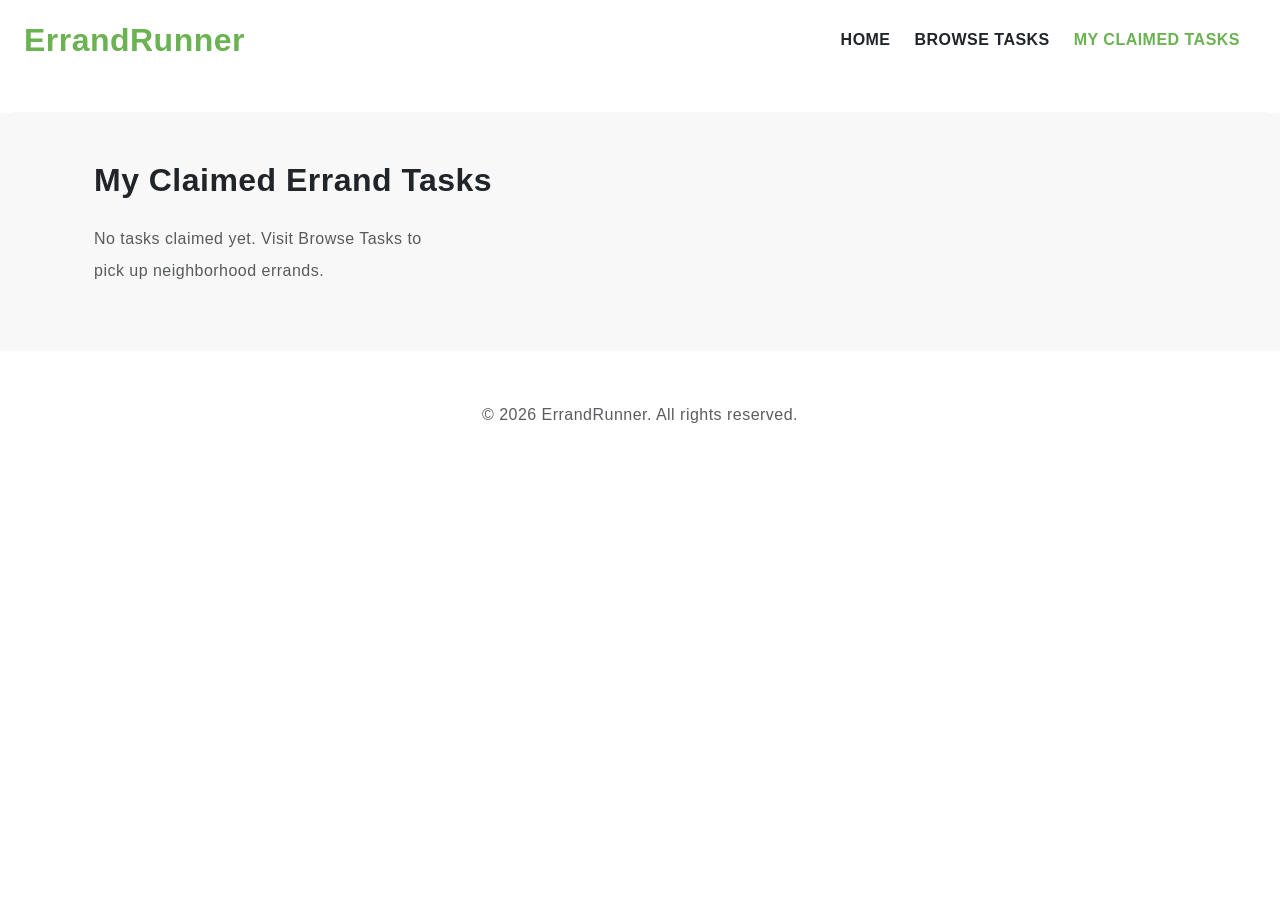
<file: high-fidelity-prototype/provider/my-claimed-tasks.html>
<!DOCTYPE html>
<html lang="en">
  <head>
    <title>ErrandRunner - My Claimed Tasks</title>
    <meta charset="utf-8">
    <meta http-equiv="X-UA-Compatible" content="IE=edge">
    <meta name="viewport" content="width=device-width, initial-scale=1.0">
    <meta name="format-detection" content="telephone=no">
    <meta name="apple-mobile-web-app-capable" content="yes">

    <link rel="stylesheet" href="https://cdn.jsdelivr.net/npm/swiper@9/swiper-bundle.min.css">
    <link href="https://cdn.jsdelivr.net/npm/bootstrap@5.3.0-alpha3/dist/css/bootstrap.min.css" rel="stylesheet" integrity="sha384-KK94CHFLLe+nY2dmCWGMq91rCGa5gtU4mk92HdvYe+M/SXH301p5ILy+dN9+nJOZ" crossorigin="anonymous">
    <link rel="stylesheet" type="text/css" href="../customer/organic-1.0.0/css/vendor.css">
    <link rel="stylesheet" type="text/css" href="../customer/organic-1.0.0/style.css">

    <link rel="preconnect" href="https://fonts.googleapis.com">
    <link rel="preconnect" href="https://fonts.gstatic.com" crossorigin>
    <link href="https://fonts.googleapis.com/css2?family=Nunito:wght@400;700&family=Open+Sans:ital,wght@0,400;0,700;1,400;1,700&display=swap" rel="stylesheet">
    
    <style>
      
      .completed-card {
        opacity: 0.45;
        filter: brightness(0.75);
        background-color: #f1f1f1 !important;
        pointer-events: none; 
      }
      .completed-card .cancel-task-btn {
        pointer-events: auto; 
      }
    </style>
  </head>
  <body>

    
    <header>
      <div class="container-fluid">
        <div class="row py-3 border-bottom">
          <div class="col-sm-4 col-lg-2 text-center text-sm-start d-flex gap-3 justify-content-center justify-content-md-start">
            <div class="d-flex align-items-center my-3 my-sm-0">
              <a href="../customer/organic-1.0.0/index.html" class="text-decoration-none">
                <h2 class="text-primary fw-bold mb-0">ErrandRunner</h2>
              </a>
            </div>
          </div>
          
          <div class="col-lg-6 offset-lg-4">
            <ul class="navbar-nav list-unstyled d-flex flex-row gap-3 gap-lg-4 justify-content-center justify-content-lg-end flex-wrap align-items-center mb-0 fw-bold text-uppercase text-dark px-lg-3">
              <li class="nav-item">
                <a href="../customer/organic-1.0.0/index.html" class="nav-link">Home</a>
              </li>
              <li class="nav-item">
                <a href="runner-dashboard.html" class="nav-link">Browse Tasks</a>
              </li>
              <li class="nav-item active">
                <a href="my-claimed-tasks.html" class="nav-link text-primary">My Claimed Tasks</a>
              </li>
            </ul>
          </div>
          
          <div class="col-sm-8 col-lg-1 d-flex gap-5 align-items-center justify-content-center justify-content-sm-end">
            <ul class="d-flex justify-content-end list-unstyled m-0">
              <li>
                <a href="#" class="p-2 mx-1" title="User Profile">
                  <svg width="24" height="24"><use xlink:href="#user"></use></svg>
                </a>
              </li>
            </ul>
          </div>
        </div>
      </div>
    </header>

    
    <section class="py-5 bg-light">
      <div class="container-lg">
        <div class="section-header mb-4">
          <h2 class="section-title">My Claimed Errand Tasks</h2>

        </div>

        <div id="claimedTaskList" class="row row-cols-1 row-cols-md-3 g-4">
          
        </div>
      </div>
    </section>

    
    <footer class="py-5">
      <div class="container-lg text-center">
        <p class="text-muted mb-0">© 2026 ErrandRunner. All rights reserved.</p>
      </div>
    </footer>

    
    <script>
      function loadClaimedTasks() {
        const container = document.getElementById('claimedTaskList');
        const claimed = JSON.parse(localStorage.getItem('claimedTasks') || '[]');
        
        if (claimed.length === 0) {
          container.innerHTML = '<div class="col-12"><p class="text-muted">No tasks claimed yet. Visit Browse Tasks to pick up neighborhood errands.</p></div>';
          return;
        }

        container.innerHTML = '';
        claimed.forEach((task, index) => {
          const isCompleted = task.status === 'Completed';
          const cardClass = isCompleted ? 'product-item h-100 completed-card' : 'product-item h-100';

          container.innerHTML += `
            <div class="col">
              <div class="${cardClass}">
                <figure>
                  <img src="${task.img}" alt="Task Thumbnail" class="tab-image">
                </figure>
                <div class="d-flex flex-column text-center">
                  <h3 class="fs-6 fw-normal">${task.title}</h3>
                  <div class="text-muted fs-7 mb-2">📍 ${task.location}</div>
                  <div class="d-flex justify-content-center align-items-center gap-2 my-2">
                    <span class="text-dark fw-semibold">${task.fee}</span>
                    <span class="badge border border-dark-subtle rounded-0 fw-normal px-1 fs-7 lh-1 ${isCompleted ? 'bg-success text-white' : 'text-body-tertiary'}">${task.status}</span>
                  </div>
                  
                  <div class="p-3 pt-0 text-start">
                    <div class="mb-2">
                      <label class="form-label fs-7 fw-bold">Order Status:</label>
                      <select class="form-select form-select-sm status-select" data-index="${index}" ${isCompleted ? 'disabled' : ''}>
                        <option value="In-Progress" ${task.status === 'In-Progress' ? 'selected' : ''}>In-Progress</option>
                        <option value="Completed" ${task.status === 'Completed' ? 'selected' : ''}>Completed</option>
                      </select>
                    </div>
                    <div class="mb-2">
                      <label class="form-label fs-7 fw-bold">Proof of Drop-off / Notes:</label>
                      <input type="text" class="form-control form-control-sm proof-input" data-index="${index}" value="${task.proof || ''}" placeholder="Confirmation notes/timestamp..." ${isCompleted ? 'disabled' : ''}>
                    </div>
                    <div class="d-grid gap-2 mt-2">
                      ${!isCompleted ? `<button class="btn btn-dark btn-sm save-progress-btn rounded-1" data-index="${index}">Save & Finalize</button>` : ''}
                      <button class="btn btn-outline-danger btn-sm cancel-task-btn rounded-1" data-index="${index}">${isCompleted ? 'Remove Finished Task' : 'Cancel Task'}</button>
                    </div>
                  </div>
                </div>
              </div>
            </div>
          `;
        });

        
        document.querySelectorAll('.save-progress-btn').forEach(btn => {
          btn.addEventListener('click', function() {
            const idx = this.getAttribute('data-index');
            const card = this.closest('.product-item');
            const newStatus = card.querySelector('.status-select').value;
            const newProof = card.querySelector('.proof-input').value;

            if (newStatus === 'Completed' && !newProof.trim()) {
              alert('Please enter proof of drop-off / notes before marking as completed.');
              return;
            }

            claimed[idx].status = newStatus;
            claimed[idx].proof = newProof;
            localStorage.setItem('claimedTasks', JSON.stringify(claimed));
            alert('Task successfully finalized and marked as completed!');
            loadClaimedTasks();
          });
        });

        
        document.querySelectorAll('.cancel-task-btn').forEach(btn => {
          btn.addEventListener('click', function() {
            const idx = this.getAttribute('data-index');
            const msg = claimed[idx].status === 'Completed' 
              ? 'Remove this completed task from your active list?' 
              : 'Are you sure you want to cancel this claimed task? It will return to the open task board.';
              
            if (confirm(msg)) {
              claimed.splice(idx, 1);
              localStorage.setItem('claimedTasks', JSON.stringify(claimed));
              loadClaimedTasks();
            }
          });
        });
      }

      window.onload = loadClaimedTasks;
    </script>
    <script src="https://cdn.jsdelivr.net/npm/bootstrap@5.3.0-alpha3/dist/js/bootstrap.bundle.min.js"></script>
  </body>
</html>
</file>
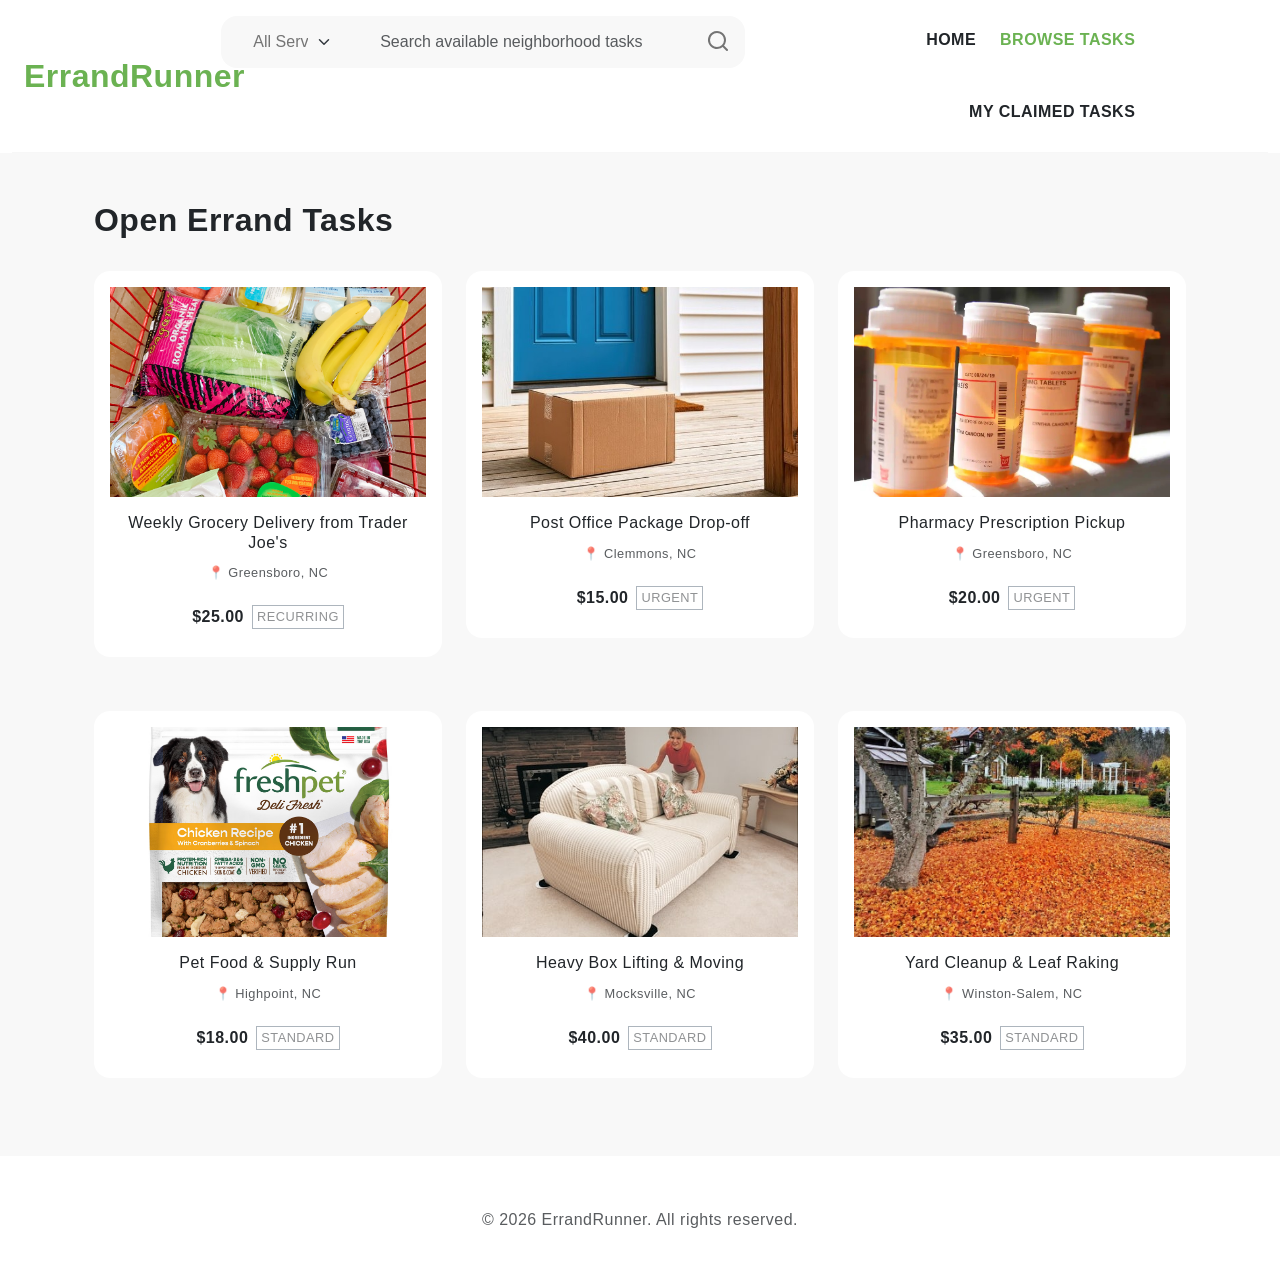
<file: high-fidelity-prototype/provider/runner-dashboard.html>
<!DOCTYPE html>
<html lang="en">
  <head>
    <title>ErrandRunner - Runner Dashboard</title>
    <meta charset="utf-8">
    <meta http-equiv="X-UA-Compatible" content="IE=edge">
    <meta name="viewport" content="width=device-width, initial-scale=1.0">
    <meta name="format-detection" content="telephone=no">
    <meta name="apple-mobile-web-app-capable" content="yes">

    <link rel="stylesheet" href="https://cdn.jsdelivr.net/npm/swiper@9/swiper-bundle.min.css">
    <link href="https://cdn.jsdelivr.net/npm/bootstrap@5.3.0-alpha3/dist/css/bootstrap.min.css" rel="stylesheet" integrity="sha384-KK94CHFLLe+nY2dmCWGMq91rCGa5gtU4mk92HdvYe+M/SXH301p5ILy+dN9+nJOZ" crossorigin="anonymous">
    <link rel="stylesheet" type="text/css" href="../customer/organic-1.0.0/css/vendor.css">
    <link rel="stylesheet" type="text/css" href="../customer/organic-1.0.0/style.css">

    <link rel="preconnect" href="https://fonts.googleapis.com">
    <link rel="preconnect" href="https://fonts.gstatic.com" crossorigin>
    <link href="https://fonts.googleapis.com/css2?family=Nunito:wght@400;700&family=Open+Sans:ital,wght@0,400;0,700;1,400;1,700&display=swap" rel="stylesheet">
  </head>
  <body>

    
    <header>
      <div class="container-fluid">
        <div class="row py-3 border-bottom">
          <div class="col-sm-4 col-lg-2 text-center text-sm-start d-flex gap-3 justify-content-center justify-content-md-start">
            <div class="d-flex align-items-center my-3 my-sm-0">
              <a href="../customer/organic-1.0.0/index.html" class="text-decoration-none">
                <h2 class="text-primary fw-bold mb-0">ErrandRunner</h2>
              </a>
            </div>
          </div>
          
          <div class="col-sm-6 offset-sm-2 offset-md-0 col-lg-5">
            <div class="search-bar row bg-light p-2 rounded-4">
              <div class="col-md-3 d-none d-md-block">
                <select class="form-select border-0 bg-transparent" id="categoryFilter">
                  <option value="all">All Services</option>
                  <option value="groceries">Groceries & Shopping</option>
                  <option value="delivery">Delivery & Transport</option>
                  <option value="pet">Pet Care</option>
                  <option value="home">Home Assistance & Organizing</option>
                  <option value="yard">Yard Work & Outdoor Chores</option>
                </select>
              </div>
              <div class="col-11 col-md-8">
                <form id="search-form" class="text-center">
                  <input type="text" class="form-control border-0 bg-transparent" placeholder="Search available neighborhood tasks">
                </form>
              </div>
              <div class="col-1">
                <svg xmlns="http://www.w3.org/2000/svg" width="24" height="24" viewBox="0 0 24 24"><path fill="currentColor" d="M21.71 20.29L18 16.61A9 9 0 1 0 16.61 18l3.68 3.68a1 1 0 0 0 1.42 0a1 1 0 0 0 0-1.39ZM11 18a7 7 0 1 1 7-7a7 7 0 0 1-7 7Z"/></svg>
              </div>
            </div>
          </div>

          <div class="col-lg-4">
            <ul class="navbar-nav list-unstyled d-flex flex-row gap-3 gap-lg-4 justify-content-center justify-content-lg-end flex-wrap align-items-center mb-0 fw-bold text-uppercase text-dark px-lg-3">
              <li class="nav-item">
                <a href="../customer/organic-1.0.0/index.html" class="nav-link">Home</a>
              </li>
              <li class="nav-item active">
                <a href="runner-dashboard.html" class="nav-link text-primary">Browse Tasks</a>
              </li>
              <li class="nav-item">
                <a href="my-claimed-tasks.html" class="nav-link">My Claimed Tasks</a>
              </li>
            </ul>
          </div>
          
          <div class="col-sm-8 col-lg-1 d-flex gap-5 align-items-center justify-content-center justify-content-sm-end">
            <ul class="d-flex justify-content-end list-unstyled m-0">
              <li>
                <a href="#" class="p-2 mx-1" title="User Profile">
                  <svg width="24" height="24"><use xlink:href="#user"></use></svg>
                </a>
              </li>
            </ul>
          </div>
        </div>
      </div>
    </header>
    
    
    <section class="py-5 bg-light">
      <div class="container-lg">
        <div class="section-header d-flex flex-wrap justify-content-between mb-4">
          <h2 class="section-title">Open Errand Tasks</h2>

        </div>

        
        <div class="row row-cols-1 row-cols-md-3 g-4" id="taskBoard">
          
          <!-- Task 1 -->
          <div class="col task-card" data-id="task-1" data-category="groceries">
            <div class="product-item">
              <figure>
                <a href="#" title="Task Details">
                  <img src="../customer/organic-1.0.0/images/product-thumb-1.jpg" alt="Task Thumbnail" class="tab-image">
                </a>
              </figure>
              <div class="d-flex flex-column text-center">
                <h3 class="fs-6 fw-normal">Weekly Grocery Delivery from Trader Joe's</h3>
                <div class="text-muted fs-7 mb-2">📍 Greensboro, NC</div>
                <div class="d-flex justify-content-center align-items-center gap-2 my-2">
                  <span class="text-dark fw-semibold">$25.00</span>
                  <span class="badge border border-dark-subtle rounded-0 fw-normal px-1 fs-7 lh-1 text-body-tertiary">RECURRING</span>
                </div>
                <div class="button-area p-3 pt-0">
                  <div class="d-grid mt-2">
                    <button class="btn btn-primary rounded-1 p-2 fs-7 claim-btn" data-id="task-1" data-title="Weekly Grocery Delivery from Trader Joe's" data-location="Greensboro, NC" data-fee="$25.00" data-img="../customer/organic-1.0.0/images/product-thumb-1.jpg">Claim Errand</button>
                  </div>
                </div>
              </div>
            </div>
          </div>

          <!-- Task 2 -->
          <div class="col task-card" data-id="task-2" data-category="delivery">
            <div class="product-item">
              <figure>
                <a href="#" title="Task Details">
                  <img src="../customer/organic-1.0.0/images/product-thumb-2.jpg" alt="Task Thumbnail" class="tab-image">
                </a>
              </figure>
              <div class="d-flex flex-column text-center">
                <h3 class="fs-6 fw-normal">Post Office Package Drop-off</h3>
                <div class="text-muted fs-7 mb-2">📍 Clemmons, NC</div>
                <div class="d-flex justify-content-center align-items-center gap-2 my-2">
                  <span class="text-dark fw-semibold">$15.00</span>
                  <span class="badge border border-dark-subtle rounded-0 fw-normal px-1 fs-7 lh-1 text-body-tertiary">URGENT</span>
                </div>
                <div class="button-area p-3 pt-0">
                  <div class="d-grid mt-2">
                    <button class="btn btn-primary rounded-1 p-2 fs-7 claim-btn" data-id="task-2" data-title="Post Office Package Drop-off" data-location="Clemmons, NC" data-fee="$15.00" data-img="../customer/organic-1.0.0/images/product-thumb-2.jpg">Claim Errand</button>
                  </div>
                </div>
              </div>
            </div>
          </div>

          <!-- Task 3 -->
          <div class="col task-card" data-id="task-3" data-category="delivery">
            <div class="product-item">
              <figure>
                <a href="#" title="Task Details">
                  <img src="../customer/organic-1.0.0/images/product-thumb-3.jpg" alt="Task Thumbnail" class="tab-image">
                </a>
              </figure>
              <div class="d-flex flex-column text-center">
                <h3 class="fs-6 fw-normal">Pharmacy Prescription Pickup</h3>
                <div class="text-muted fs-7 mb-2">📍 Greensboro, NC</div>
                <div class="d-flex justify-content-center align-items-center gap-2 my-2">
                  <span class="text-dark fw-semibold">$20.00</span>
                  <span class="badge border border-dark-subtle rounded-0 fw-normal px-1 fs-7 lh-1 text-body-tertiary">URGENT</span>
                </div>
                <div class="button-area p-3 pt-0">
                  <div class="d-grid mt-2">
                    <button class="btn btn-primary rounded-1 p-2 fs-7 claim-btn" data-id="task-3" data-title="Pharmacy Prescription Pickup" data-location="Greensboro, NC" data-fee="$20.00" data-img="../customer/organic-1.0.0/images/product-thumb-3.jpg">Claim Errand</button>
                  </div>
                </div>
              </div>
            </div>
          </div>

          <!-- Task 4 -->
          <div class="col task-card" data-id="task-4" data-category="pet">
            <div class="product-item">
              <figure>
                <a href="#" title="Task Details">
                  <img src="../customer/organic-1.0.0/images/product-thumb-4.jpg" alt="Task Thumbnail" class="tab-image">
                </a>
              </figure>
              <div class="d-flex flex-column text-center">
                <h3 class="fs-6 fw-normal">Pet Food & Supply Run</h3>
                <div class="text-muted fs-7 mb-2">📍 Highpoint, NC</div>
                <div class="d-flex justify-content-center align-items-center gap-2 my-2">
                  <span class="text-dark fw-semibold">$18.00</span>
                  <span class="badge border border-dark-subtle rounded-0 fw-normal px-1 fs-7 lh-1 text-body-tertiary">STANDARD</span>
                </div>
                <div class="button-area p-3 pt-0">
                  <div class="d-grid mt-2">
                    <button class="btn btn-primary rounded-1 p-2 fs-7 claim-btn" data-id="task-4" data-title="Pet Food & Supply Run" data-location="Highpoint, NC" data-fee="$18.00" data-img="../customer/organic-1.0.0/images/product-thumb-4.jpg">Claim Errand</button>
                  </div>
                </div>
              </div>
            </div>
          </div>

          <!-- Task 5 -->
          <div class="col task-card" data-id="task-5" data-category="home">
            <div class="product-item">
              <figure>
                <a href="#" title="Task Details">
                  <img src="../customer/organic-1.0.0/images/product-thumb-10.jpg" alt="Task Thumbnail" class="tab-image">
                </a>
              </figure>
              <div class="d-flex flex-column text-center">
                <h3 class="fs-6 fw-normal">Heavy Box Lifting & Moving</h3>
                <div class="text-muted fs-7 mb-2">📍 Mocksville, NC</div>
                <div class="d-flex justify-content-center align-items-center gap-2 my-2">
                  <span class="text-dark fw-semibold">$40.00</span>
                  <span class="badge border border-dark-subtle rounded-0 fw-normal px-1 fs-7 lh-1 text-body-tertiary">STANDARD</span>
                </div>
                <div class="button-area p-3 pt-0">
                  <div class="d-grid mt-2">
                    <button class="btn btn-primary rounded-1 p-2 fs-7 claim-btn" data-id="task-5" data-title="Heavy Box Lifting & Moving" data-location="Mocksville, NC" data-fee="$40.00" data-img="../customer/organic-1.0.0/images/product-thumb-10.jpg">Claim Errand</button>
                  </div>
                </div>
              </div>
            </div>
          </div>

          <!-- Task 6 -->
          <div class="col task-card" data-id="task-6" data-category="yard">
            <div class="product-item">
              <figure>
                <a href="#" title="Task Details">
                  <img src="../customer/organic-1.0.0/images/product-thumb-11.jpeg" alt="Task Thumbnail" class="tab-image">
                </a>
              </figure>
              <div class="d-flex flex-column text-center">
                <h3 class="fs-6 fw-normal">Yard Cleanup & Leaf Raking</h3>
                <div class="text-muted fs-7 mb-2">📍 Winston-Salem, NC</div>
                <div class="d-flex justify-content-center align-items-center gap-2 my-2">
                  <span class="text-dark fw-semibold">$35.00</span>
                  <span class="badge border border-dark-subtle rounded-0 fw-normal px-1 fs-7 lh-1 text-body-tertiary">STANDARD</span>
                </div>
                <div class="button-area p-3 pt-0">
                  <div class="d-grid mt-2">
                    <button class="btn btn-primary rounded-1 p-2 fs-7 claim-btn" data-id="task-6" data-title="Yard Cleanup & Leaf Raking" data-location="Winston-Salem, NC" data-fee="$35.00" data-img="../customer/organic-1.0.0/images/product-thumb-11.jpeg">Claim Errand</button>
                  </div>
                </div>
              </div>
            </div>
          </div>

        </div>
      </div>
    </section>

    
    <footer class="py-5">
      <div class="container-lg text-center">
        <p class="text-muted mb-0">© 2026 ErrandRunner. All rights reserved.</p>
      </div>
    </footer>

    
    <script>
      function checkClaimedStatus() {
        const claimed = JSON.parse(localStorage.getItem('claimedTasks') || '[]');
        const claimedIds = claimed.map(t => t.id);

        document.querySelectorAll('.task-card').forEach(card => {
          const taskId = card.getAttribute('data-id');
          if (claimedIds.includes(taskId)) {
            card.style.display = 'none'; 
          }
        });
      }

      document.getElementById('categoryFilter').addEventListener('change', function() {
        const selectedCategory = this.value;
        const claimed = JSON.parse(localStorage.getItem('claimedTasks') || '[]');
        const claimedIds = claimed.map(t => t.id);
        
        document.querySelectorAll('.task-card').forEach(card => {
          const taskId = card.getAttribute('data-id');
          const matchesCat = (selectedCategory === 'all' || card.getAttribute('data-category') === selectedCategory);
          if (matchesCat && !claimedIds.includes(taskId)) {
            card.style.display = 'block';
          } else {
            card.style.display = 'none';
          }
        });
      });

      document.querySelectorAll('.claim-btn').forEach(btn => {
        btn.addEventListener('click', function() {
          const task = {
            id: this.getAttribute('data-id'),
            title: this.getAttribute('data-title'),
            location: this.getAttribute('data-location'),
            fee: this.getAttribute('data-fee'),
            img: this.getAttribute('data-img'),
            status: 'In-Progress',
            proof: ''
          };
          let claimed = JSON.parse(localStorage.getItem('claimedTasks') || '[]');
          claimed.push(task);
          localStorage.setItem('claimedTasks', JSON.stringify(claimed));
          
          alert('Task successfully claimed! It has been removed from the open board.');
          window.location.href = 'my-claimed-tasks.html';
        });
      });

      window.onload = checkClaimedStatus;
    </script>
    <script src="https://cdn.jsdelivr.net/npm/bootstrap@5.3.0-alpha3/dist/js/bootstrap.bundle.min.js"></script>
  </body>
</html>
</file>
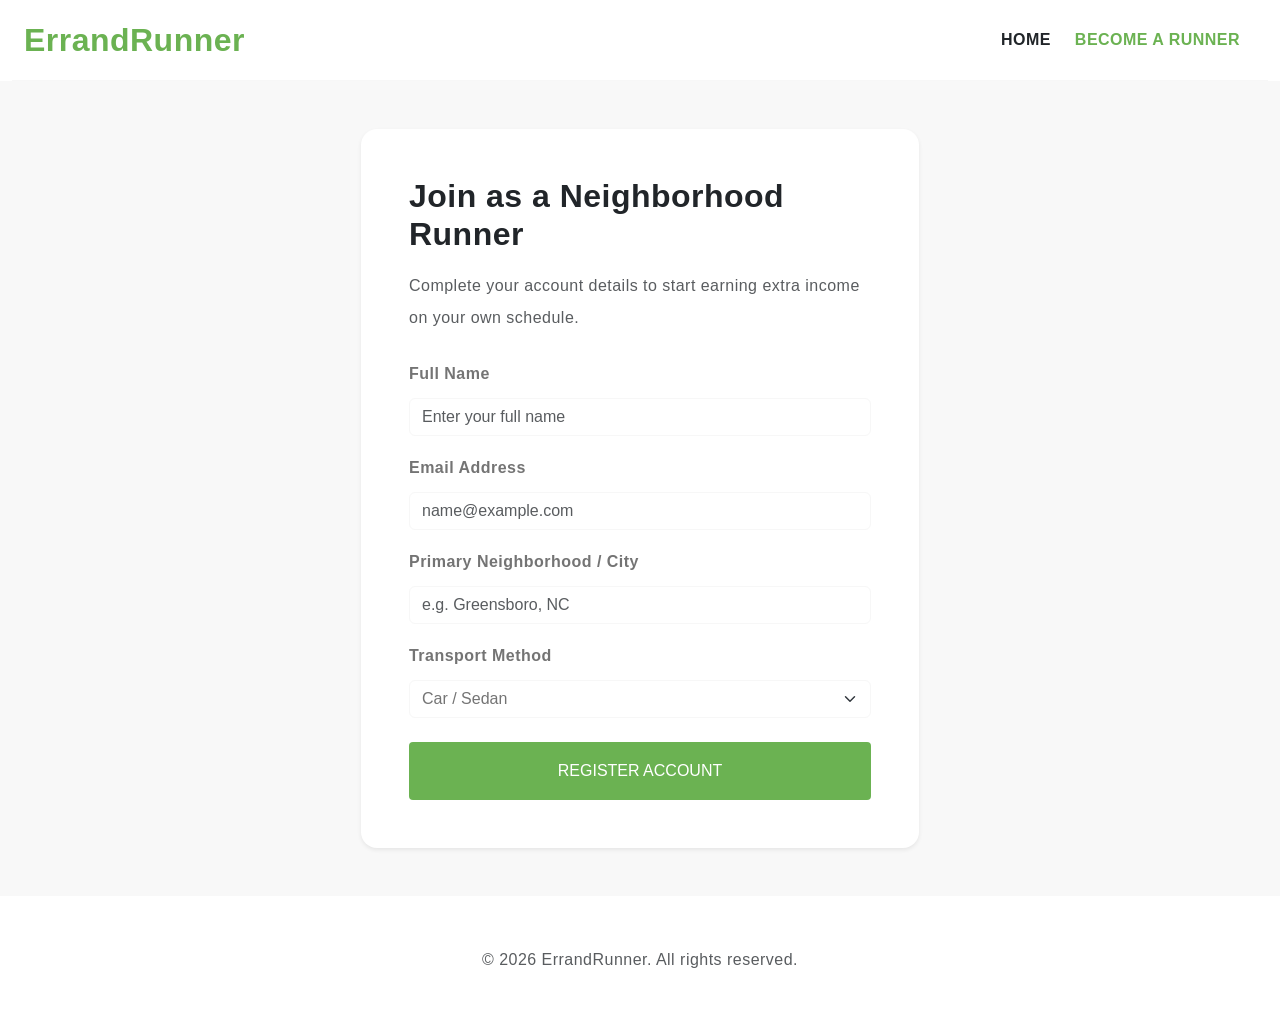
<file: high-fidelity-prototype/provider/runner-register.html>
<!DOCTYPE html>
<html lang="en">
  <head>
    <title>ErrandRunner - Runner Registration</title>
    <meta charset="utf-8">
    <meta http-equiv="X-UA-Compatible" content="IE=edge">
    <meta name="viewport" content="width=device-width, initial-scale=1.0">
    <meta name="format-detection" content="telephone=no">
    <meta name="apple-mobile-web-app-capable" content="yes">

    <link rel="stylesheet" href="https://cdn.jsdelivr.net/npm/swiper@9/swiper-bundle.min.css">
    <link href="https://cdn.jsdelivr.net/npm/bootstrap@5.3.0-alpha3/dist/css/bootstrap.min.css" rel="stylesheet" integrity="sha384-KK94CHFLLe+nY2dmCWGMq91rCGa5gtU4mk92HdvYe+M/SXH301p5ILy+dN9+nJOZ" crossorigin="anonymous">
    <link rel="stylesheet" type="text/css" href="../customer/organic-1.0.0/css/vendor.css">
    <link rel="stylesheet" type="text/css" href="../customer/organic-1.0.0/style.css">

    <link rel="preconnect" href="https://fonts.googleapis.com">
    <link rel="preconnect" href="https://fonts.gstatic.com" crossorigin>
    <link href="https://fonts.googleapis.com/css2?family=Nunito:wght@400;700&family=Open+Sans:ital,wght@0,400;0,700;1,400;1,700&display=swap" rel="stylesheet">
  </head>
  <body>

    
    <header>
      <div class="container-fluid">
        <div class="row py-3 border-bottom">
          <div class="col-sm-4 col-lg-2 text-center text-sm-start d-flex gap-3 justify-content-center justify-content-md-start">
            <div class="d-flex align-items-center my-3 my-sm-0">
              <a href="../customer/organic-1.0.0/index.html" class="text-decoration-none">
                <h2 class="text-primary fw-bold mb-0">ErrandRunner</h2>
              </a>
            </div>
          </div>
          
          <div class="col-lg-6 offset-lg-4">
            <ul class="navbar-nav list-unstyled d-flex flex-row gap-3 gap-lg-4 justify-content-center justify-content-lg-end flex-wrap align-items-center mb-0 fw-bold text-uppercase text-dark px-lg-3">
              <li class="nav-item">
                <a href="../customer/organic-1.0.0/index.html" class="nav-link">Home</a>
              </li>
              <li class="nav-item active">
                <a href="runner-register.html" class="nav-link text-primary">Become a Runner</a>
              </li>
            </ul>
          </div>
        </div>
      </div>
    </header>

    
    <section class="py-5 bg-light">
      <div class="container-lg">
        <div class="row justify-content-center">
          <div class="col-md-6 bg-white p-5 rounded-4 shadow-sm">
            <h2 class="section-title mb-3">Join as a Neighborhood Runner</h2>
            <p class="text-muted mb-4">Complete your account details to start earning extra income on your own schedule.</p>
            
            <form onsubmit="event.preventDefault(); alert('Registration submitted successfully! Redirecting to Browse Tasks.'); window.location.href='runner-dashboard.html';">
              <div class="mb-3">
                <label for="runnerName" class="form-label fw-bold">Full Name</label>
                <input type="text" class="form-control" id="runnerName" required placeholder="Enter your full name">
              </div>
              <div class="mb-3">
                <label for="runnerEmail" class="form-label fw-bold">Email Address</label>
                <input type="email" class="form-control" id="runnerEmail" required placeholder="name@example.com">
              </div>
              <div class="mb-3">
                <label for="runnerNeighborhood" class="form-label fw-bold">Primary Neighborhood / City</label>
                <input type="text" class="form-control" id="runnerNeighborhood" required placeholder="e.g. Greensboro, NC">
              </div>
              <div class="mb-3">
                <label for="vehicleType" class="form-label fw-bold">Transport Method</label>
                <select class="form-select" id="vehicleType">
                  <option>Car / Sedan</option>
                  <option>SUV / Truck</option>
                  <option>Bicycle</option>
                  <option>Walking</option>
                </select>
              </div>
              <div class="d-grid mt-4">
                <button type="submit" class="btn btn-primary rounded-1 py-3 text-uppercase">Register Account</button>
              </div>
            </form>
          </div>
        </div>
      </div>
    </section>

    
    <footer class="py-5">
      <div class="container-lg text-center">
        <p class="text-muted mb-0">© 2026 ErrandRunner. All rights reserved.</p>
      </div>
    </footer>

    <script src="https://cdn.jsdelivr.net/npm/bootstrap@5.3.0-alpha3/dist/js/bootstrap.bundle.min.js" integrity="sha384-ENjdO4Dr2bkBIFxQpeoTz1HIcje39Wm4jDKdf19U8gI4ddQ3GYNS7NTKfAdVQSZe" crossorigin="anonymous"></script>
  </body>
</html>
</file>
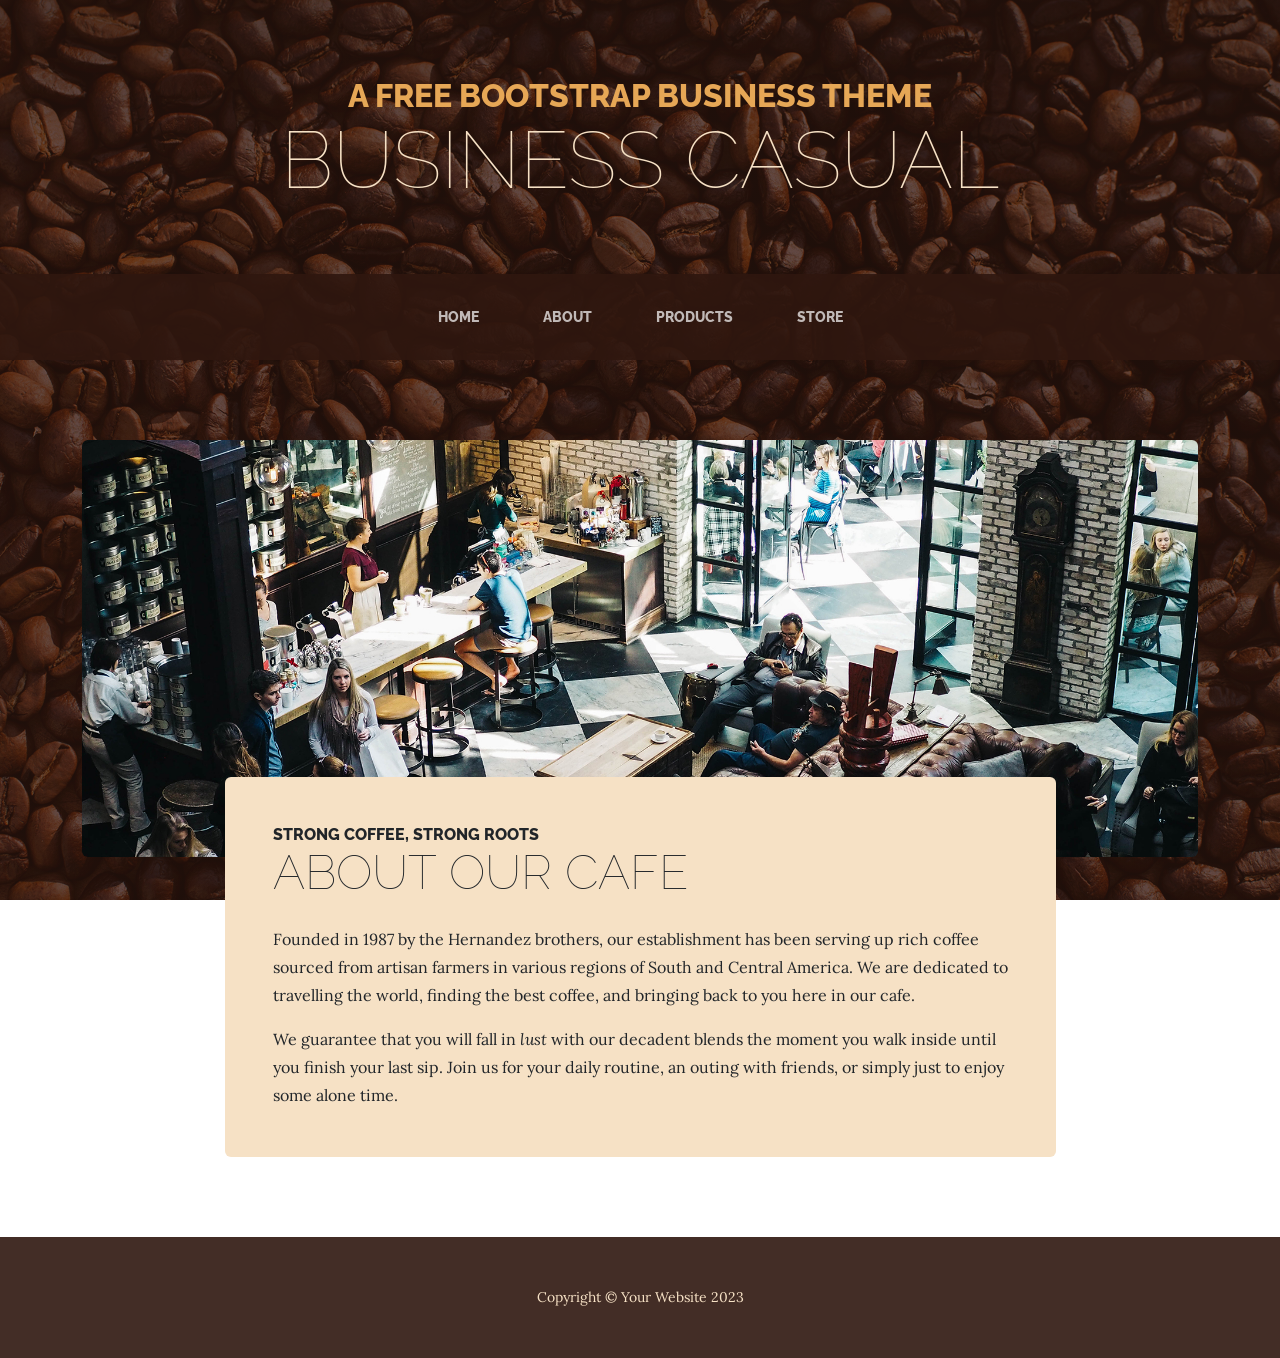
<file: high-fidelity-prototype/startbootstrap-business-casual-gh-pages/about.html>
<!DOCTYPE html>
<html lang="en">
    <head>
        <meta charset="utf-8" />
        <meta name="viewport" content="width=device-width, initial-scale=1, shrink-to-fit=no" />
        <meta name="description" content="" />
        <meta name="author" content="" />
        <title>Business Casual - Start Bootstrap Theme</title>
        <link rel="icon" type="image/x-icon" href="assets/favicon.ico" />
        <!-- Google fonts-->
        <link href="https://fonts.googleapis.com/css?family=Raleway:100,100i,200,200i,300,300i,400,400i,500,500i,600,600i,700,700i,800,800i,900,900i" rel="stylesheet" />
        <link href="https://fonts.googleapis.com/css?family=Lora:400,400i,700,700i" rel="stylesheet" />
        <!-- Core theme CSS (includes Bootstrap)-->
        <link href="css/styles.css" rel="stylesheet" />
    </head>
    <body>
        <header>
            <h1 class="site-heading text-center text-faded d-none d-lg-block">
                <span class="site-heading-upper text-primary mb-3">A Free Bootstrap Business Theme</span>
                <span class="site-heading-lower">Business Casual</span>
            </h1>
        </header>
        <!-- Navigation-->
        <nav class="navbar navbar-expand-lg navbar-dark py-lg-4" id="mainNav">
            <div class="container">
                <a class="navbar-brand text-uppercase fw-bold d-lg-none" href="index.html">Start Bootstrap</a>
                <button class="navbar-toggler" type="button" data-bs-toggle="collapse" data-bs-target="#navbarSupportedContent" aria-controls="navbarSupportedContent" aria-expanded="false" aria-label="Toggle navigation"><span class="navbar-toggler-icon"></span></button>
                <div class="collapse navbar-collapse" id="navbarSupportedContent">
                    <ul class="navbar-nav mx-auto">
                        <li class="nav-item px-lg-4"><a class="nav-link text-uppercase" href="index.html">Home</a></li>
                        <li class="nav-item px-lg-4"><a class="nav-link text-uppercase" href="about.html">About</a></li>
                        <li class="nav-item px-lg-4"><a class="nav-link text-uppercase" href="products.html">Products</a></li>
                        <li class="nav-item px-lg-4"><a class="nav-link text-uppercase" href="store.html">Store</a></li>
                    </ul>
                </div>
            </div>
        </nav>
        <section class="page-section about-heading">
            <div class="container">
                <img class="img-fluid rounded about-heading-img mb-3 mb-lg-0" src="assets/img/about.jpg" alt="..." />
                <div class="about-heading-content">
                    <div class="row">
                        <div class="col-xl-9 col-lg-10 mx-auto">
                            <div class="bg-faded rounded p-5">
                                <h2 class="section-heading mb-4">
                                    <span class="section-heading-upper">Strong Coffee, Strong Roots</span>
                                    <span class="section-heading-lower">About Our Cafe</span>
                                </h2>
                                <p>Founded in 1987 by the Hernandez brothers, our establishment has been serving up rich coffee sourced from artisan farmers in various regions of South and Central America. We are dedicated to travelling the world, finding the best coffee, and bringing back to you here in our cafe.</p>
                                <p class="mb-0">
                                    We guarantee that you will fall in
                                    <em>lust</em>
                                    with our decadent blends the moment you walk inside until you finish your last sip. Join us for your daily routine, an outing with friends, or simply just to enjoy some alone time.
                                </p>
                            </div>
                        </div>
                    </div>
                </div>
            </div>
        </section>
        <footer class="footer text-faded text-center py-5">
            <div class="container"><p class="m-0 small">Copyright &copy; Your Website 2023</p></div>
        </footer>
        <!-- Bootstrap core JS-->
        <script src="https://cdn.jsdelivr.net/npm/bootstrap@5.2.3/dist/js/bootstrap.bundle.min.js"></script>
        <!-- Core theme JS-->
        <script src="js/scripts.js"></script>
    </body>
</html>
</file>
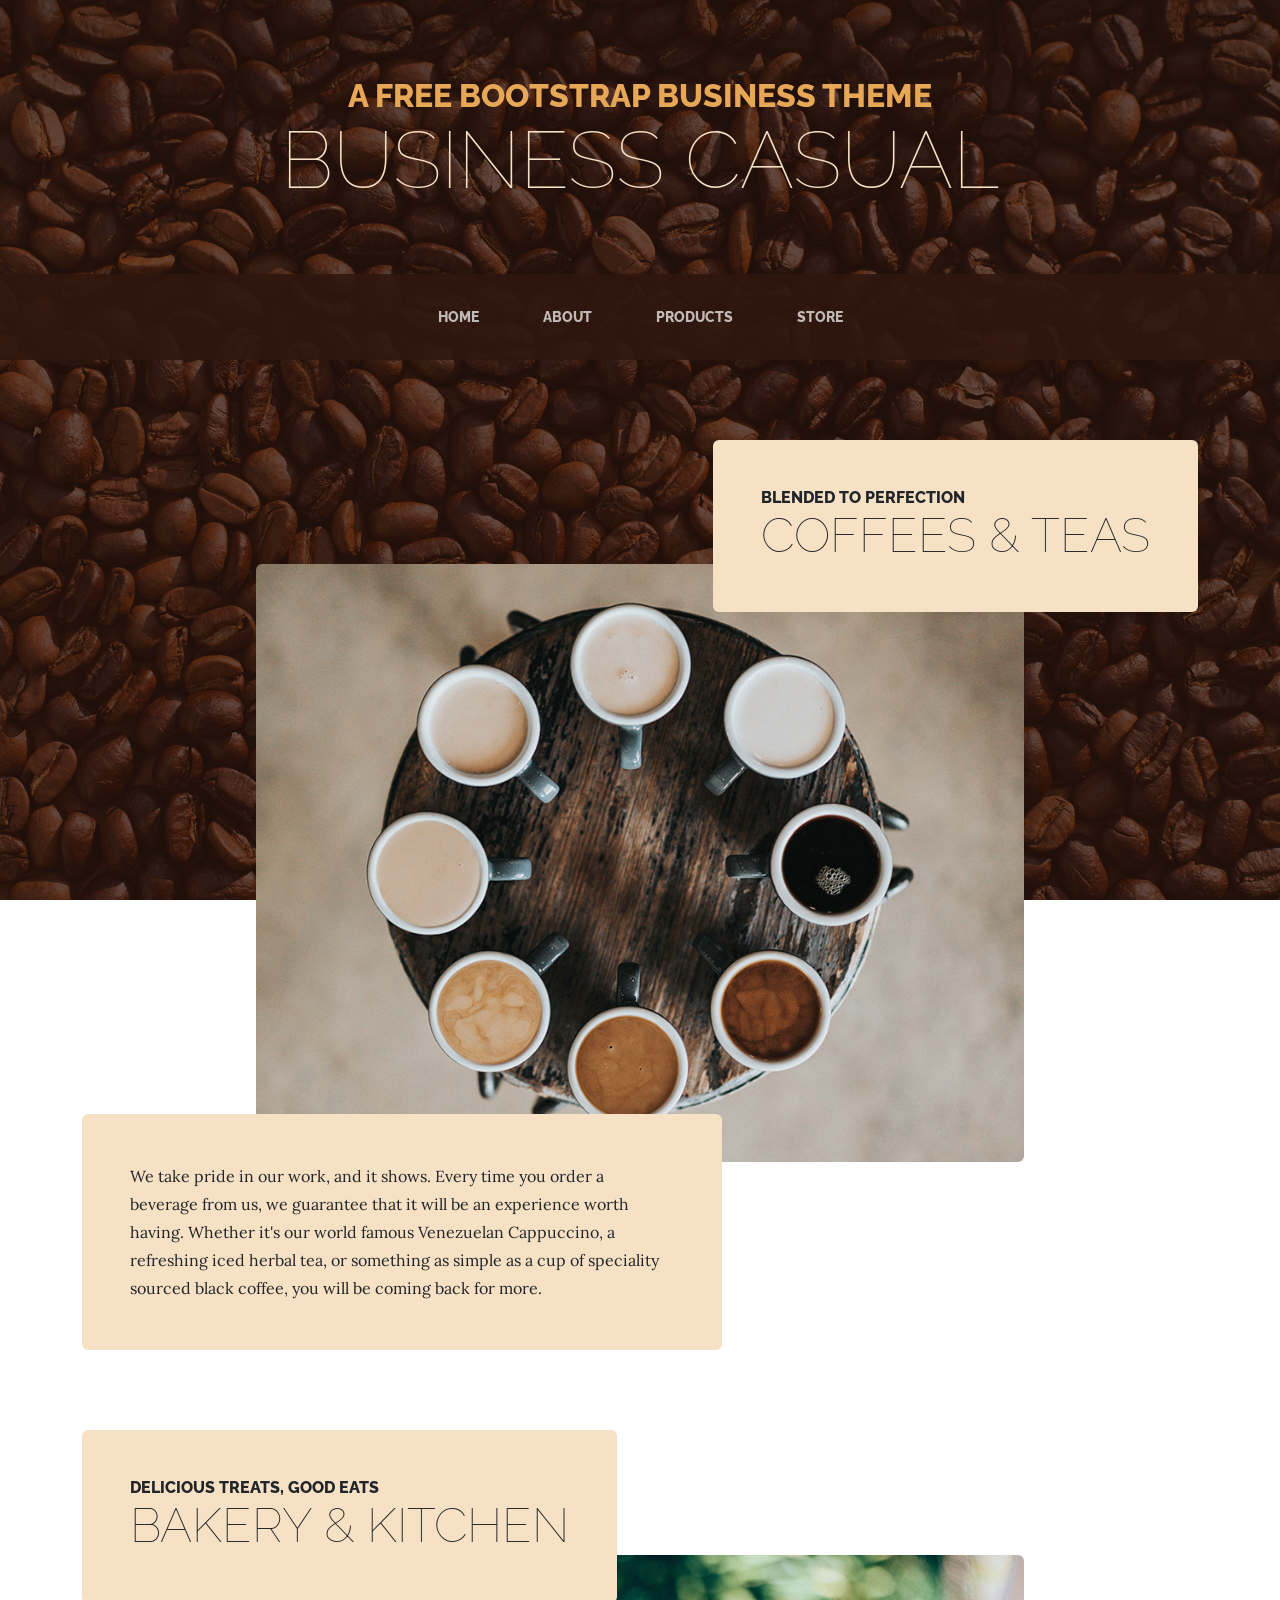
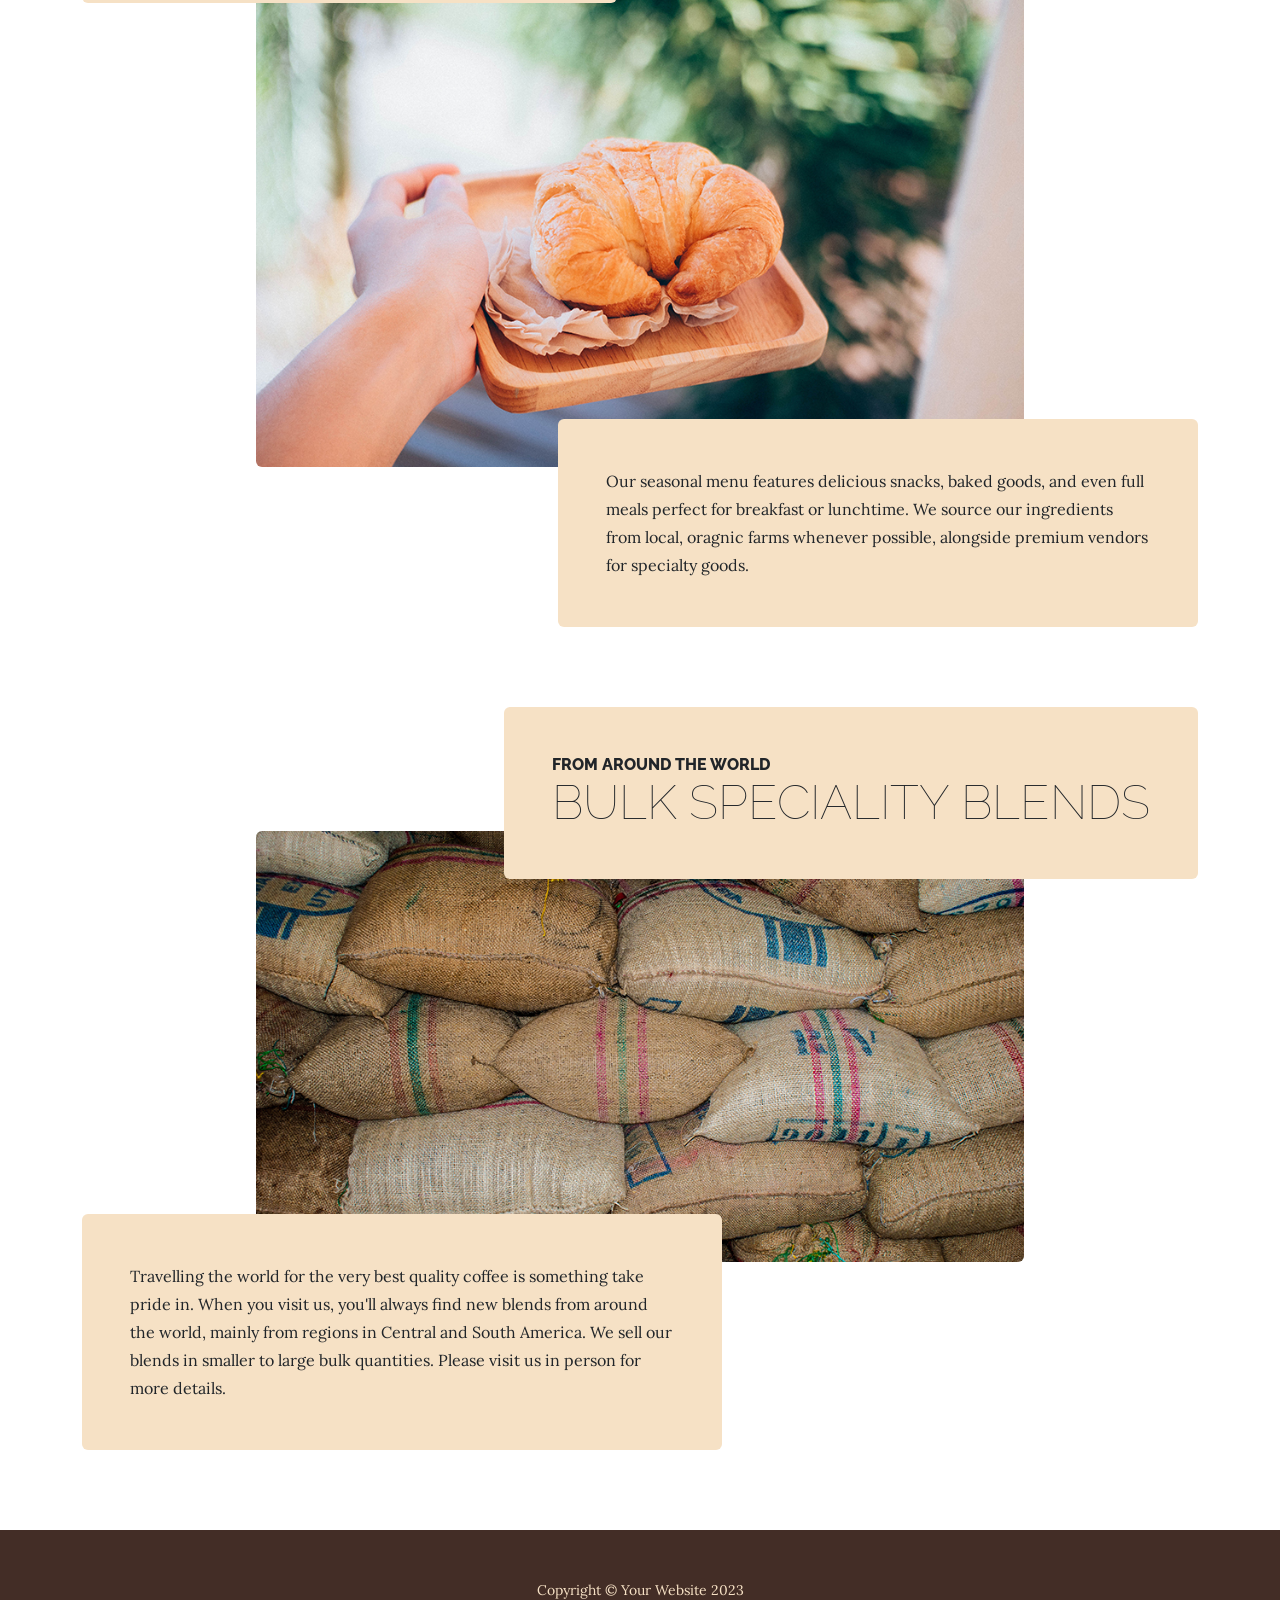
<file: high-fidelity-prototype/startbootstrap-business-casual-gh-pages/products.html>
<!DOCTYPE html>
<html lang="en">
    <head>
        <meta charset="utf-8" />
        <meta name="viewport" content="width=device-width, initial-scale=1, shrink-to-fit=no" />
        <meta name="description" content="" />
        <meta name="author" content="" />
        <title>Business Casual - Start Bootstrap Theme</title>
        <link rel="icon" type="image/x-icon" href="assets/favicon.ico" />
        <!-- Google fonts-->
        <link href="https://fonts.googleapis.com/css?family=Raleway:100,100i,200,200i,300,300i,400,400i,500,500i,600,600i,700,700i,800,800i,900,900i" rel="stylesheet" />
        <link href="https://fonts.googleapis.com/css?family=Lora:400,400i,700,700i" rel="stylesheet" />
        <!-- Core theme CSS (includes Bootstrap)-->
        <link href="css/styles.css" rel="stylesheet" />
    </head>
    <body>
        <header>
            <h1 class="site-heading text-center text-faded d-none d-lg-block">
                <span class="site-heading-upper text-primary mb-3">A Free Bootstrap Business Theme</span>
                <span class="site-heading-lower">Business Casual</span>
            </h1>
        </header>
        <!-- Navigation-->
        <nav class="navbar navbar-expand-lg navbar-dark py-lg-4" id="mainNav">
            <div class="container">
                <a class="navbar-brand text-uppercase fw-bold d-lg-none" href="index.html">Start Bootstrap</a>
                <button class="navbar-toggler" type="button" data-bs-toggle="collapse" data-bs-target="#navbarSupportedContent" aria-controls="navbarSupportedContent" aria-expanded="false" aria-label="Toggle navigation"><span class="navbar-toggler-icon"></span></button>
                <div class="collapse navbar-collapse" id="navbarSupportedContent">
                    <ul class="navbar-nav mx-auto">
                        <li class="nav-item px-lg-4"><a class="nav-link text-uppercase" href="index.html">Home</a></li>
                        <li class="nav-item px-lg-4"><a class="nav-link text-uppercase" href="about.html">About</a></li>
                        <li class="nav-item px-lg-4"><a class="nav-link text-uppercase" href="products.html">Products</a></li>
                        <li class="nav-item px-lg-4"><a class="nav-link text-uppercase" href="store.html">Store</a></li>
                    </ul>
                </div>
            </div>
        </nav>
        <section class="page-section">
            <div class="container">
                <div class="product-item">
                    <div class="product-item-title d-flex">
                        <div class="bg-faded p-5 d-flex ms-auto rounded">
                            <h2 class="section-heading mb-0">
                                <span class="section-heading-upper">Blended to Perfection</span>
                                <span class="section-heading-lower">Coffees & Teas</span>
                            </h2>
                        </div>
                    </div>
                    <img class="product-item-img mx-auto d-flex rounded img-fluid mb-3 mb-lg-0" src="assets/img/products-01.jpg" alt="..." />
                    <div class="product-item-description d-flex me-auto">
                        <div class="bg-faded p-5 rounded"><p class="mb-0">We take pride in our work, and it shows. Every time you order a beverage from us, we guarantee that it will be an experience worth having. Whether it's our world famous Venezuelan Cappuccino, a refreshing iced herbal tea, or something as simple as a cup of speciality sourced black coffee, you will be coming back for more.</p></div>
                    </div>
                </div>
            </div>
        </section>
        <section class="page-section">
            <div class="container">
                <div class="product-item">
                    <div class="product-item-title d-flex">
                        <div class="bg-faded p-5 d-flex me-auto rounded">
                            <h2 class="section-heading mb-0">
                                <span class="section-heading-upper">Delicious Treats, Good Eats</span>
                                <span class="section-heading-lower">Bakery & Kitchen</span>
                            </h2>
                        </div>
                    </div>
                    <img class="product-item-img mx-auto d-flex rounded img-fluid mb-3 mb-lg-0" src="assets/img/products-02.jpg" alt="..." />
                    <div class="product-item-description d-flex ms-auto">
                        <div class="bg-faded p-5 rounded"><p class="mb-0">Our seasonal menu features delicious snacks, baked goods, and even full meals perfect for breakfast or lunchtime. We source our ingredients from local, oragnic farms whenever possible, alongside premium vendors for specialty goods.</p></div>
                    </div>
                </div>
            </div>
        </section>
        <section class="page-section">
            <div class="container">
                <div class="product-item">
                    <div class="product-item-title d-flex">
                        <div class="bg-faded p-5 d-flex ms-auto rounded">
                            <h2 class="section-heading mb-0">
                                <span class="section-heading-upper">From Around the World</span>
                                <span class="section-heading-lower">Bulk Speciality Blends</span>
                            </h2>
                        </div>
                    </div>
                    <img class="product-item-img mx-auto d-flex rounded img-fluid mb-3 mb-lg-0" src="assets/img/products-03.jpg" alt="..." />
                    <div class="product-item-description d-flex me-auto">
                        <div class="bg-faded p-5 rounded"><p class="mb-0">Travelling the world for the very best quality coffee is something take pride in. When you visit us, you'll always find new blends from around the world, mainly from regions in Central and South America. We sell our blends in smaller to large bulk quantities. Please visit us in person for more details.</p></div>
                    </div>
                </div>
            </div>
        </section>
        <footer class="footer text-faded text-center py-5">
            <div class="container"><p class="m-0 small">Copyright &copy; Your Website 2023</p></div>
        </footer>
        <!-- Bootstrap core JS-->
        <script src="https://cdn.jsdelivr.net/npm/bootstrap@5.2.3/dist/js/bootstrap.bundle.min.js"></script>
        <!-- Core theme JS-->
        <script src="js/scripts.js"></script>
    </body>
</html>
</file>
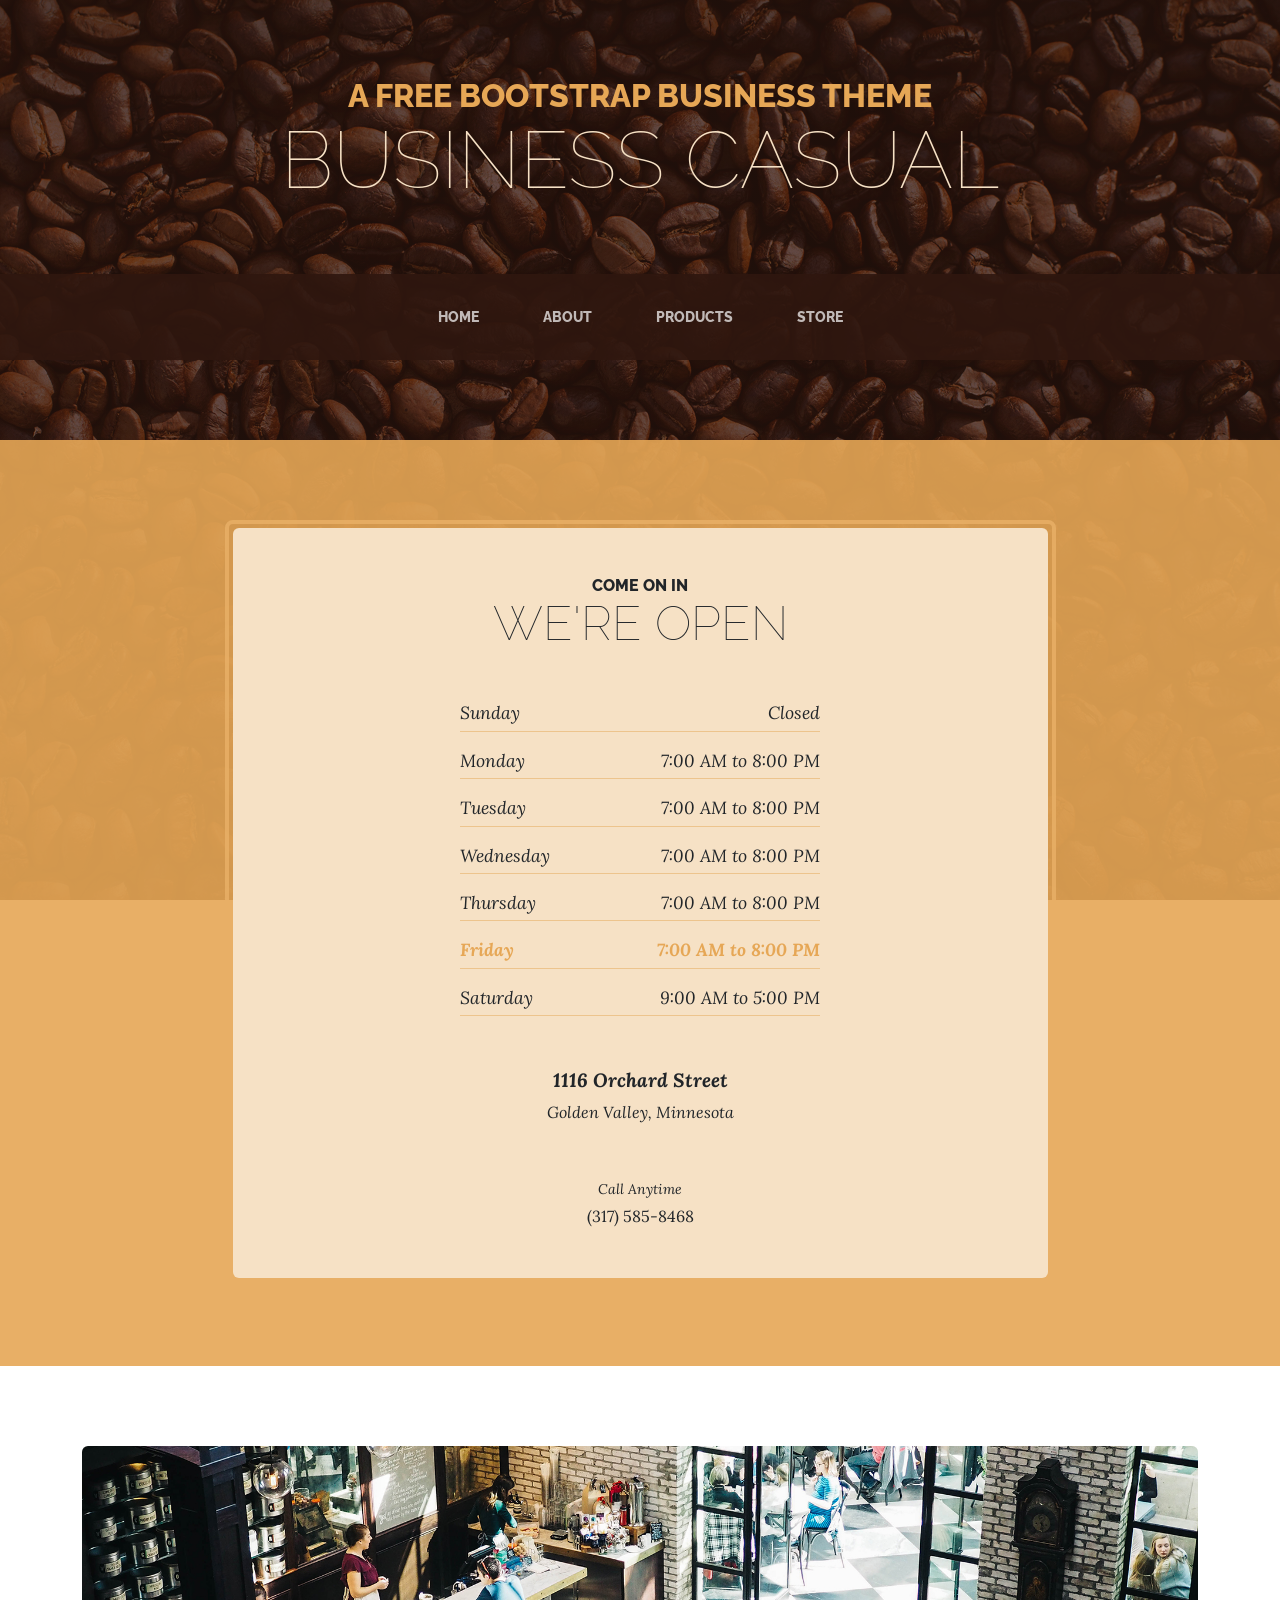
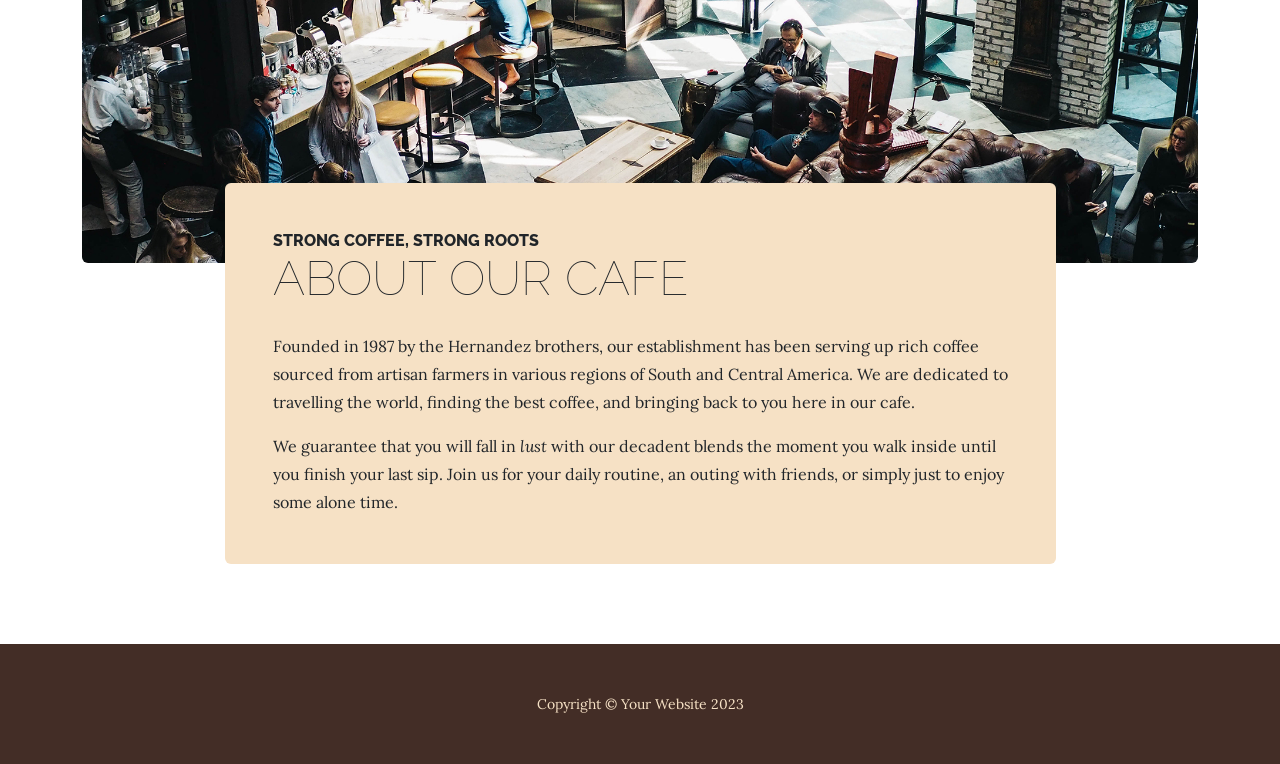
<file: high-fidelity-prototype/startbootstrap-business-casual-gh-pages/store.html>
<!DOCTYPE html>
<html lang="en">
    <head>
        <meta charset="utf-8" />
        <meta name="viewport" content="width=device-width, initial-scale=1, shrink-to-fit=no" />
        <meta name="description" content="" />
        <meta name="author" content="" />
        <title>Business Casual - Start Bootstrap Theme</title>
        <link rel="icon" type="image/x-icon" href="assets/favicon.ico" />
        <!-- Google fonts-->
        <link href="https://fonts.googleapis.com/css?family=Raleway:100,100i,200,200i,300,300i,400,400i,500,500i,600,600i,700,700i,800,800i,900,900i" rel="stylesheet" />
        <link href="https://fonts.googleapis.com/css?family=Lora:400,400i,700,700i" rel="stylesheet" />
        <!-- Core theme CSS (includes Bootstrap)-->
        <link href="css/styles.css" rel="stylesheet" />
    </head>
    <body>
        <header>
            <h1 class="site-heading text-center text-faded d-none d-lg-block">
                <span class="site-heading-upper text-primary mb-3">A Free Bootstrap Business Theme</span>
                <span class="site-heading-lower">Business Casual</span>
            </h1>
        </header>
        <!-- Navigation-->
        <nav class="navbar navbar-expand-lg navbar-dark py-lg-4" id="mainNav">
            <div class="container">
                <a class="navbar-brand text-uppercase fw-bold d-lg-none" href="index.html">Start Bootstrap</a>
                <button class="navbar-toggler" type="button" data-bs-toggle="collapse" data-bs-target="#navbarSupportedContent" aria-controls="navbarSupportedContent" aria-expanded="false" aria-label="Toggle navigation"><span class="navbar-toggler-icon"></span></button>
                <div class="collapse navbar-collapse" id="navbarSupportedContent">
                    <ul class="navbar-nav mx-auto">
                        <li class="nav-item px-lg-4"><a class="nav-link text-uppercase" href="index.html">Home</a></li>
                        <li class="nav-item px-lg-4"><a class="nav-link text-uppercase" href="about.html">About</a></li>
                        <li class="nav-item px-lg-4"><a class="nav-link text-uppercase" href="products.html">Products</a></li>
                        <li class="nav-item px-lg-4"><a class="nav-link text-uppercase" href="store.html">Store</a></li>
                    </ul>
                </div>
            </div>
        </nav>
        <section class="page-section cta">
            <div class="container">
                <div class="row">
                    <div class="col-xl-9 mx-auto">
                        <div class="cta-inner bg-faded text-center rounded">
                            <h2 class="section-heading mb-5">
                                <span class="section-heading-upper">Come On In</span>
                                <span class="section-heading-lower">We're Open</span>
                            </h2>
                            <ul class="list-unstyled list-hours mb-5 text-left mx-auto">
                                <li class="list-unstyled-item list-hours-item d-flex">
                                    Sunday
                                    <span class="ms-auto">Closed</span>
                                </li>
                                <li class="list-unstyled-item list-hours-item d-flex">
                                    Monday
                                    <span class="ms-auto">7:00 AM to 8:00 PM</span>
                                </li>
                                <li class="list-unstyled-item list-hours-item d-flex">
                                    Tuesday
                                    <span class="ms-auto">7:00 AM to 8:00 PM</span>
                                </li>
                                <li class="list-unstyled-item list-hours-item d-flex">
                                    Wednesday
                                    <span class="ms-auto">7:00 AM to 8:00 PM</span>
                                </li>
                                <li class="list-unstyled-item list-hours-item d-flex">
                                    Thursday
                                    <span class="ms-auto">7:00 AM to 8:00 PM</span>
                                </li>
                                <li class="list-unstyled-item list-hours-item d-flex">
                                    Friday
                                    <span class="ms-auto">7:00 AM to 8:00 PM</span>
                                </li>
                                <li class="list-unstyled-item list-hours-item d-flex">
                                    Saturday
                                    <span class="ms-auto">9:00 AM to 5:00 PM</span>
                                </li>
                            </ul>
                            <p class="address mb-5">
                                <em>
                                    <strong>1116 Orchard Street</strong>
                                    <br />
                                    Golden Valley, Minnesota
                                </em>
                            </p>
                            <p class="mb-0">
                                <small><em>Call Anytime</em></small>
                                <br />
                                (317) 585-8468
                            </p>
                        </div>
                    </div>
                </div>
            </div>
        </section>
        <section class="page-section about-heading">
            <div class="container">
                <img class="img-fluid rounded about-heading-img mb-3 mb-lg-0" src="assets/img/about.jpg" alt="..." />
                <div class="about-heading-content">
                    <div class="row">
                        <div class="col-xl-9 col-lg-10 mx-auto">
                            <div class="bg-faded rounded p-5">
                                <h2 class="section-heading mb-4">
                                    <span class="section-heading-upper">Strong Coffee, Strong Roots</span>
                                    <span class="section-heading-lower">About Our Cafe</span>
                                </h2>
                                <p>Founded in 1987 by the Hernandez brothers, our establishment has been serving up rich coffee sourced from artisan farmers in various regions of South and Central America. We are dedicated to travelling the world, finding the best coffee, and bringing back to you here in our cafe.</p>
                                <p class="mb-0">
                                    We guarantee that you will fall in
                                    <em>lust</em>
                                    with our decadent blends the moment you walk inside until you finish your last sip. Join us for your daily routine, an outing with friends, or simply just to enjoy some alone time.
                                </p>
                            </div>
                        </div>
                    </div>
                </div>
            </div>
        </section>
        <footer class="footer text-faded text-center py-5">
            <div class="container"><p class="m-0 small">Copyright &copy; Your Website 2023</p></div>
        </footer>
        <!-- Bootstrap core JS-->
        <script src="https://cdn.jsdelivr.net/npm/bootstrap@5.2.3/dist/js/bootstrap.bundle.min.js"></script>
        <!-- Core theme JS-->
        <script src="js/scripts.js"></script>
    </body>
</html>
</file>
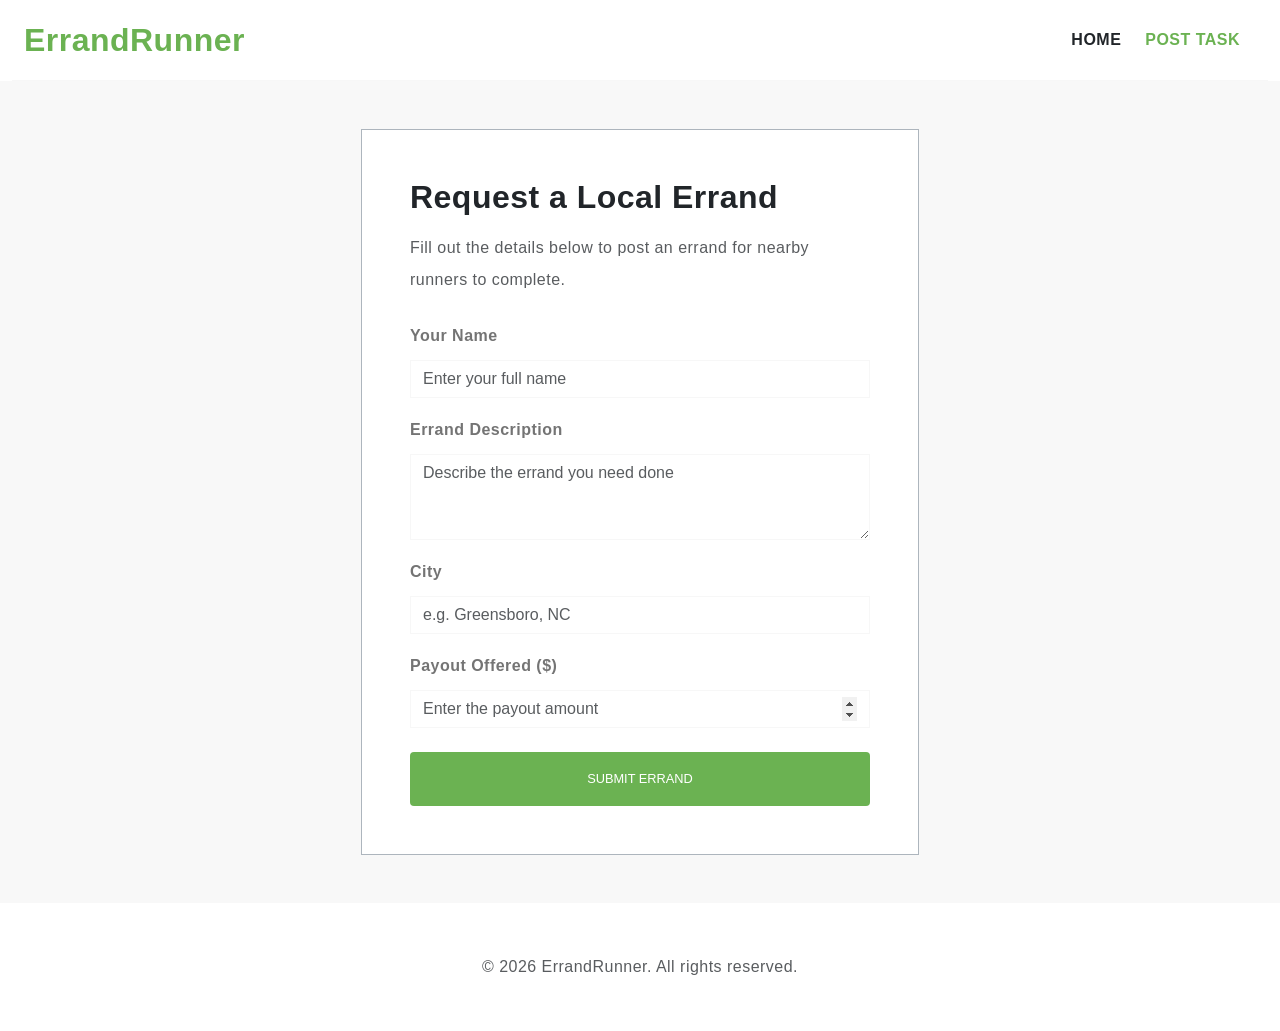
<file: high-fidelity-prototype/customer/organic-1.0.0/customer-request.html>
<!DOCTYPE html>
<html lang="en">
  <head>
    <title>ErrandRunner - Post an Errand</title>
    <meta charset="utf-8">
    <meta http-equiv="X-UA-Compatible" content="IE=edge">
    <meta name="viewport" content="width=device-width, initial-scale=1.0">
    <meta name="format-detection" content="telephone=no">
    <meta name="apple-mobile-web-app-capable" content="yes">

    <link rel="stylesheet" href="https://cdn.jsdelivr.net/npm/swiper@9/swiper-bundle.min.css">
    <link href="https://cdn.jsdelivr.net/npm/bootstrap@5.3.0-alpha3/dist/css/bootstrap.min.css" rel="stylesheet" integrity="sha384-KK94CHFLLe+nY2dmCWGMq91rCGa5gtU4mk92HdvYe+M/SXH301p5ILy+dN9+nJOZ" crossorigin="anonymous">
    <link rel="stylesheet" type="text/css" href="css/vendor.css">
    <link rel="stylesheet" type="text/css" href="style.css">

    <link rel="preconnect" href="https://fonts.googleapis.com">
    <link rel="preconnect" href="https://fonts.gstatic.com" crossorigin>
    <link href="https://fonts.googleapis.com/css2?family=Nunito:wght@400;700&family=Open+Sans:ital,wght@0,400;0,700;1,400;1,700&display=swap" rel="stylesheet">
  </head>

  <body>

    <!-- Header -->
    <header>
      <div class="container-fluid">
        <div class="row py-3 border-bottom">
          
          <div class="col-sm-4 col-lg-2 text-center text-sm-start d-flex gap-3 justify-content-center justify-content-md-start">
            <div class="d-flex align-items-center my-3 my-sm-0">
              <a href="index.html" class="text-decoration-none">
                <h2 class="text-primary fw-bold mb-0">ErrandRunner</h2>
              </a>
            </div>
          </div>

          <div class="col-lg-10">
            <ul class="navbar-nav list-unstyled d-flex flex-row gap-3 gap-lg-4 justify-content-center justify-content-lg-end flex-wrap align-items-center mb-0 fw-bold text-uppercase text-dark px-lg-3">
              <li class="nav-item">
                <a href="index.html" class="nav-link">Home</a>
              </li>
              <li class="nav-item active">
                <a href="customer-request.html" class="nav-link text-primary">Post Task</a>
              </li>
            </ul>
          </div>

        </div>
      </div>
    </header>

    <!-- Main Section -->
    <section class="py-5 bg-light">
      <div class="container-lg">
        <div class="row justify-content-center">
          <div class="col-md-6 bg-white p-5 border border-dark-subtle">

            <h2 class="section-title mb-3">Request a Local Errand</h2>
            <p class="text-muted mb-4">Fill out the details below to post an errand for nearby runners to complete.</p>

            <form onsubmit="event.preventDefault(); alert('Errand posted successfully! Redirecting to Home.'); window.location.href='index.html';">

              <!-- Customer Name -->
              <div class="mb-3">
                <label for="customerName" class="form-label fw-bold">Your Name</label>
                <input type="text" class="form-control rounded-0" id="customerName" required placeholder="Enter your full name">
              </div>

              <!-- Errand Description -->
              <div class="mb-3">
                <label for="errandDescription" class="form-label fw-bold">Errand Description</label>
                <textarea class="form-control rounded-0" id="errandDescription" rows="3" required placeholder="Describe the errand you need done"></textarea>
              </div>

              <!-- City -->
              <div class="mb-3">
                <label for="city" class="form-label fw-bold">City</label>
                <input type="text" class="form-control rounded-0" id="city" required placeholder="e.g. Greensboro, NC">
              </div>

              <!-- Payout -->
              <div class="mb-3">
                <label for="payout" class="form-label fw-bold">Payout Offered ($)</label>
                <input type="number" class="form-control rounded-0" id="payout" required placeholder="Enter the payout amount">
              </div>

              <!-- Submit -->
              <div class="d-grid mt-4">
                <button type="submit" class="btn btn-primary rounded-1 py-3 text-uppercase fs-7">Submit Errand</button>
              </div>

            </form>

          </div>
        </div>
      </div>
    </section>

    <!-- Footer -->
    <footer class="py-5">
      <div class="container-lg text-center">
        <p class="text-muted mb-0">© 2026 ErrandRunner. All rights reserved.</p>
      </div>
    </footer>

    <script src="https://cdn.jsdelivr.net/npm/bootstrap@5.3.0-alpha3/dist/js/bootstrap.bundle.min.js" integrity="sha384-ENjdO4Dr2bkBIFxQpeoTz1HIcje39Wm4jDKdf19U8gI4ddQ3GYNS7NTKfAdVQSZe" crossorigin="anonymous"></script>
  </body>
</html>
</file>
<file: high-fidelity-prototype/organic-1.0.0/style.css>
/*
Theme Name: Organic
Theme URI: https://templatesjungle.com/
Author: TemplatesJungle
Author URI: https://templatesjungle.com/
Description: Organic is specially designed product packaged for eCommerce store websites.
Version: 1.1
*/

/*--------------------------------------------------------------
This is main CSS file that contains custom style rules used in this template
--------------------------------------------------------------*/
/*--------------------------------------------------------------
/** VARIABLES
--------------------------------------------------------------*/
body {
  --heading-font        : "Inter", sans-serif;
  --bs-link-color: #333;
  --bs-link-hover-color:#333;

  --bs-link-color-rgb: 40,40,40;
  --bs-link-hover-color-rgb: 0,0,0;

  --bs-light-rgb: 248, 248, 248;

  --bs-font-sans-serif: "Inter", sans-serif;
  --bs-body-font-family: var(--bs-font-sans-serif);
  --bs-body-font-size: 1rem;
  --bs-body-font-weight: 400;
  --bs-body-line-height: 2;
  --bs-body-color: #747474;

  --bs-primary: #6BB252;
  --bs-primary-rgb: 107, 178, 82;
  
  --bs-secondary: #364127;
  --bs-secondary-rgb: 54, 65, 39;
  
  --bs-danger: #F95F09;
  --bs-danger-rgb: 249, 95, 9;

  --bs-success: #a3be4c;
  --bs-success-rgb: 163, 190, 76;
  
  --bs-primary-bg-subtle: #FFF9EB;
  --bs-success-bg-subtle: #eef5e5;
  
  --bs-border-color: #F7F7F7;
}
.btn-primary {
  --bs-btn-color: #fff;
  --bs-btn-bg: var(--bs-primary);
  --bs-btn-border-color: transparent;
  --bs-btn-hover-color: #fff;
  --bs-btn-hover-bg: #f7a422;
  --bs-btn-hover-border-color: transparent;
  --bs-btn-focus-shadow-rgb: 49,132,253;
  --bs-btn-active-color: #fff;
  --bs-btn-active-bg: var(--bs-primary);
  --bs-btn-active-border-color: transparent;
  --bs-btn-active-shadow: inset 0 3px 5px rgba(0, 0, 0, 0.125);
  --bs-btn-disabled-color: #fff;
  --bs-btn-disabled-bg: #d3d7dd;
  --bs-btn-disabled-border-color: transparent;
}
.btn-outline-primary {
  --bs-btn-color: var(--bs-primary);
  --bs-btn-border-color: var(--bs-primary);
  --bs-btn-hover-color: #fff;
  --bs-btn-hover-bg: #ffc107;
  --bs-btn-hover-border-color: #ffc107;
  --bs-btn-focus-shadow-rgb: 13,110,253;
  --bs-btn-active-color: #fff;
  --bs-btn-active-bg: #ffc107;
  --bs-btn-active-border-color: #ffc107;
  --bs-btn-active-shadow: inset 0 3px 5px rgba(0, 0, 0, 0.125);
  --bs-btn-disabled-color: #fff3cd;
  --bs-btn-disabled-bg: transparent;
  --bs-btn-disabled-border-color: #fff3cd;
  --bs-gradient: none;
}
.btn-outline-light {
  --bs-btn-color: #747474;
  --bs-btn-border-color: #EFEFEF;
  --bs-btn-hover-color: #000;
  --bs-btn-hover-bg: #EFEFEF;
  --bs-btn-hover-border-color: #EFEFEF;
  --bs-btn-focus-shadow-rgb: 248,249,250;
  --bs-btn-active-color: #000;
  --bs-btn-active-bg: #EFEFEF;
  --bs-btn-active-border-color: #EFEFEF;
  --bs-btn-active-shadow: inset 0 3px 5px rgba(0, 0, 0, 0.125);
  --bs-btn-disabled-color: #EFEFEF;
  --bs-btn-disabled-bg: transparent;
  --bs-btn-disabled-border-color: #EFEFEF;
  --bs-gradient: none;
}
.btn-warning {
  --bs-btn-color: #747474;
  --bs-btn-bg: #FCF7EB;
  --bs-btn-border-color: #FCF7EB;
  --bs-btn-hover-color: #747474;
  --bs-btn-hover-bg: #FFECBE;
  --bs-btn-hover-border-color: #FFECBE;
  --bs-btn-focus-shadow-rgb: 217,164,6;
  --bs-btn-active-color: #000;
  --bs-btn-active-bg: #FFECBE;
  --bs-btn-active-border-color: #FFECBE;
  --bs-btn-active-shadow: inset 0 3px 5px rgba(0, 0, 0, 0.125);
  --bs-btn-disabled-color: #000;
  --bs-btn-disabled-bg: #FCF7EB;
  --bs-btn-disabled-border-color: #FCF7EB;
}
.btn-success {
  --bs-btn-color: #222;
  --bs-btn-bg: #EEF5E4;
  --bs-btn-border-color: #EEF5E4;
  --bs-btn-hover-color: #222;
  --bs-btn-hover-bg: #9de3c2;
  --bs-btn-hover-border-color: #9de3c2;
  --bs-btn-focus-shadow-rgb: 60,153,110;
  --bs-btn-active-color: #222;
  --bs-btn-active-bg: #9de3c2;
  --bs-btn-active-border-color: #9de3c2;
  --bs-btn-active-shadow: inset 0 3px 5px rgba(0, 0, 0, 0.125);
  --bs-btn-disabled-color: #222;
  --bs-btn-disabled-bg: #EEF5E4;
  --bs-btn-disabled-border-color: #EEF5E4;
}
.btn-danger {
  --bs-btn-color: #222;
  --bs-btn-bg: #FFEADA;
  --bs-btn-border-color: #FFEADA;
  --bs-btn-hover-color: #222;
  --bs-btn-hover-bg: #ecc9af;
  --bs-btn-hover-border-color: #ecc9af;
  --bs-btn-focus-shadow-rgb: 60,153,110;
  --bs-btn-active-color: #222;
  --bs-btn-active-bg: #ecc9af;
  --bs-btn-active-border-color: #ecc9af;
  --bs-btn-active-shadow: inset 0 3px 5px rgba(0, 0, 0, 0.125);
  --bs-btn-disabled-color: #222;
  --bs-btn-disabled-bg: #FFEADA;
  --bs-btn-disabled-border-color: #FFEADA;
}
body {
  letter-spacing: 0.03em;
}
h1,h2,h3,h4,h5,h6 {
  font-family: var(--heading-font);
  color: var(--bs-dark);
  font-weight: 700;
}
.breadcrumb.text-white {
  --bs-breadcrumb-divider-color: #fff;
  --bs-breadcrumb-item-active-color: var(--bs-primary);
}
.dropdown-menu {
  --bs-dropdown-link-active-bg: var(--bs-primary);
}
.nav-pills .nav-link {
  --bs-nav-pills-link-active-color: #111;
  --bs-nav-pills-link-active-bg: #f1f1f1;
}
.pagination {
  --bs-pagination-active-bg: var(--bs-primary);
  --bs-pagination-active-border-color: var(--bs-primary);
}
.container, .container-fluid, .container-lg, .container-md, .container-sm, .container-xl, .container-xxl {
  --bs-gutter-x: 3rem;
}
/*----------------------------------------------*/
/* 6. SITE STRUCTURE */
/*----------------------------------------------*/
/* 6.1 Header
--------------------------------------------------------------*/
/* Preloader */
.preloader-wrapper {
  width: 100%;
  height: 100vh;
  margin: 0 auto;
  position: fixed;
  top: 0;
  left: 0;
  z-index: 111;
  background: #fff;
}

.preloader-wrapper .preloader {
  margin: 20% auto 0;
  transform: translateZ(0);
}

.preloader:before,
.preloader:after {
  content: '';
  position: absolute;
  top: 0;
}

.preloader:before,
.preloader:after,
.preloader {
  border-radius: 50%;
  width: 2em;
  height: 2em;
  animation: animation 1.2s infinite ease-in-out;
}

.preloader {
  animation-delay: -0.16s;
}

.preloader:before {
  left: -3.5em;
  animation-delay: -0.32s;
}

.preloader:after {
  left: 3.5em;
}

@keyframes animation {
  0%,
  80%,
  100% {
    box-shadow: 0 2em 0 -1em var(--bs-primary);
  }
  40% {
    box-shadow: 0 2em 0 0 var(--bs-primary);
  }
}

/* *** Start editing below this line *** */
/* .container-fluid {
  max-width: 1600px;
}
*/
@media (min-width: 1400px) {
  .container-lg {
      max-width: 1600px;
  }
} 

.banner-blocks {
  display: grid;
  grid-template-columns: repeat(12, 1fr);
  grid-template-rows: repeat(2, 1fr);
  grid-gap: 2rem;
}
.block-1 { grid-area: 1 / 1 / 3 / 8; }
.block-2 { grid-area: 1 / 8 / 2 / 13; }
.block-3 { grid-area: 2 / 8 / 3 / 13; }

@media screen and (max-width:1140px) {
  .banner-blocks {
    grid-template-columns: 1fr;
    grid-template-rows: repeat(4, 1fr);
  }
  .block-1 { grid-area: 1 / 1 / 3 / 2; }
  .block-2 { grid-area: 3 / 1 / 4 / 2; }
  .block-3 { grid-area: 4 / 1 / 5 / 2; }
  
}

/* Swiper carousel */
.swiper-prev,
.swiper-next {
  width: 38px;
  height: 38px;
  line-height: 38px;
  background: #F1F1F1;
  color: #222222;
  padding: 0;
  text-align: center;
  border-radius: 10px;
  --bs-btn-border-color: transparent;
  --bs-btn-active-bg: #ec9b22;
  --bs-btn-active-border-color: transparent;
  --bs-btn-hover-bg: var(--bs-primary);
  --bs-btn-hover-border-color: transparent;
  --bs-btn-disabled-color: #ccc;
  --bs-btn-disabled-bg: #eaeaea;
  --bs-btn-disabled-border-color: #eaeaea
}
.swiper-prev:hover,
.swiper-next:hover {
  background: var(--bs-primary);
}

/* category carousel */
.category-carousel .category-item {
  background: #FFFFFF;
  border: 1px solid #FBFBFB;
  box-shadow: 0px 5px 22px rgba(0, 0, 0, 0.04);
  border-radius: 16px;
  text-align: center;
  padding: 60px 20px;
  margin: 20px 0;
  transition: box-shadow 0.3s ease-out, transform 0.3s ease-out;
}
.category-carousel .category-item:hover {
  transform: translate3d(0,-10px,0);
  box-shadow: 0px 21px 44px rgba(0, 0, 0, 0.08);
}
.category-carousel .category-item .category-title {
  font-weight: 600;
  font-size: 20px;
  line-height: 27px;
  letter-spacing: 0.02em;
  text-transform: capitalize;
  color: #222222;
  margin-top: 20px;
}

/* brand carousel */
.brand-carousel .brand-item {
  background: #FFFFFF;
  border: 1px solid #FBFBFB;
  box-shadow: 0px 5px 22px rgba(0, 0, 0, 0.04);
  border-radius: 16px;
  padding: 16px;
}
.brand-carousel .brand-item img {
  width: 100%;
  border-radius: 12px;
}
.brand-carousel .brand-item .brand-details {
  margin-left: 15px;
}
.brand-carousel .brand-item .brand-title {
  margin: 0;
}

/* product tabs */
.product-tabs .nav-tabs {
  justify-content: flex-end;
  border: none;
  
  --bs-nav-link-hover-color: #111;
  --bs-nav-link-color: #555;
  --bs-nav-tabs-link-border-color: #fff;
  --bs-nav-tabs-link-hover-border-color: transparent;
  --bs-nav-tabs-link-active-border-color: #fff;
}
.product-tabs .nav-tabs .nav-link.active, 
.product-tabs .nav-tabs .nav-item.show .nav-link {
  /* border: none; */
  border-bottom: 3px solid var(--bs-primary);
}

/* products-carousel */
.products-carousel .swiper, .products-carousel .swiper-container {
  overflow: visible;
}

/* product-grid */
input[type=number]::-webkit-inner-spin-button, 
input[type=number]::-webkit-outer-spin-button {  
   opacity: 1;
}
.product-item .button-area .quantity {
  padding: 0.5rem;
}
.product-item .button-area {
  display: none;
  position: absolute;
  text-align: center;
  background: #fff;
  width: 100%;
  left: 0;
  bottom: -55px;
  z-index: 1;
  box-shadow: 0px 20px 44px rgba(0, 0, 0, 0.08);
  /* transition: box-shadow 0.3s ease-out; */
}
.product-item {
  position: relative;
  padding: 16px;
  background: #FFFFFF;
  border-radius: 16px;
  margin-bottom: 30px;
  box-shadow: 0px 0px 22px rgba(0, 0, 0, 0);
  /* transition: box-shadow 0.3s ease-out, margin 0.3s ease-out; */
}
.product-item:hover .button-area {
  display: block;
}
.product-item:hover {
  /* z-index: 1; */
  /* margin-bottom: -50px; */
  /* max-height: 500px; */
  box-shadow: 0px 0px 44px rgba(0, 0, 0, 0.08);
}
.product-item figure {
  text-align: center;
}
.product-item figure img {
  max-height: 210px;
  height: auto;
}
.product-item .product-qty {
  width: 85px;
}
.product-item .btn-link {
  text-decoration: none;
}
.product-item #quantity {
  height: auto;
  width: 28px;
  text-align: center;
  border: none;
  margin: 0;
  padding: 0;
}
.product-item .btn-number {
  width: 26px;
  height: 26px;
  line-height: 1;
  text-align: center;
  background: #FFFFFF;
  border: 1px solid #E2E2E2;
  border-radius: 6px;
  color: #222;
  padding: 0;
}

/* cart */
.cart .product-qty {
  min-width: 130px;
}

/* floating image */
.image-float {
  margin-top: -140px;
  margin-bottom: -140px;
}
@media screen and (max-width:991px) {
  .image-float {
    margin: 0;
  }
}
 /* post item */
.post-item .post-meta {
  font-size: 0.8rem;
  line-height: 1;
}
.post-item .post-meta svg {
  margin-right: 5px;
}

@media screen and (max-width: 991px) {
  /* offcanvas menu */
  .offcanvas-body .nav-item {
    font-weight: 700;
    border-bottom: 1px solid #d1d1d1;
  }
  .offcanvas-body .filter-categories {
    width: 100%;
    margin-bottom: 20px !important;
    border: 1px solid #d1d1d1 !important;
    padding: 14px;
    border-radius: 8px;
  }
  /* dropdown-menu */
  .dropdown-menu {
    padding: 0;
    border: none;
    line-height: 1.4;
    font-size: 0.9em;
  }
  .dropdown-menu a {
    padding-left: 0;
  }
  .dropdown-toggle::after {
    position: absolute;
    right: 0;
    top: 21px;
  }
}

/* single product */
/* product-thumbnail-slider */
.product-thumbnail-slider {
  height: 740px;
}
@media screen and (max-width:992px) {
  .product-thumbnail-slider {
    margin-top: 20px;
    height: auto;
  }
}
@media screen and (min-width:992px) {
  .product-thumbnail-slider {
    height: 420px;
  }
}
@media screen and (min-width:1200px) {
  .product-thumbnail-slider {
    height: 540px;
  }
}
@media screen and (min-width:1400px) {
  .product-thumbnail-slider {
    height: 740px;
  }
}

/* bootstrap extended */
.border-dashed {
  border-bottom: 1px dashed #d1d1d1;
}
.ls-1 {
  letter-spacing: -0.04em;
}
.button-area .btn-cart {
  text-wrap: nowrap;
  height: 3.3em;
  line-height: 2em;
  width: 100%;
}
.fs-7 {
  font-size: 0.8rem!important;
}

/* button */
.btn-link {
  display: inline-block;
  font-size: 0.875rem;
  font-weight: bold;
  font-family: var(--bs-body-font-family);
  letter-spacing: 0.0875rem;
  text-transform: uppercase;
  text-decoration: none;
}

a.btn-link,
a.btn-link:after {
  transition: all .5s;
}

a.btn-link {
  position: relative;
}

a.btn-link:before,
a.btn-link:after {
  content: '';
  display: block;
  position: absolute;
  bottom: 0;
  left: 0;
  width: 0;
  background-color: var(--bs-dark);
  height: 2px;
}

[data-bs-theme=dark] a.btn-link:after {
  background-color: var(--bs-light);
}

a.btn-link:before {
  background-color: rgba( var(--bs-light-rgb), 0.2 );
  width: 100%;
}

a.btn-link.is-checked:after,
a.btn-link:hover:after {
  width: 100%;
}

a.btn-link.text-white:after {
  background-color: var(--bs-light);
}

a.btn-link.text-light:after {
  background-color: var(--bs-light);
}

.navbar .megamenu{ padding: 1rem; }
/* ============ desktop view ============ */
@media all and (min-width: 992px) {
	
	.navbar .has-megamenu{position:static!important;}
	.navbar .megamenu{left:0; right:0; width:100%; margin-top:0;  }
	
}	
/* ============ desktop view .end// ============ */


/* ============ mobile view ============ */
@media(max-width: 991px){
	.navbar.fixed-top .navbar-collapse, .navbar.sticky-top .navbar-collapse{
		overflow-y: auto;
	    max-height: 90vh;
	    margin-top:10px;
	}
}
/* ============ mobile view .end// ============ */
</file>
<file: high-fidelity-prototype/customer/organic-1.0.0/style.css>
/*
Theme Name: Organic
Theme URI: https://templatesjungle.com/
Author: TemplatesJungle
Author URI: https://templatesjungle.com/
Description: Organic is specially designed product packaged for eCommerce store websites.
Version: 1.1
*/

/*--------------------------------------------------------------
This is main CSS file that contains custom style rules used in this template
--------------------------------------------------------------*/
/*--------------------------------------------------------------
/** VARIABLES
--------------------------------------------------------------*/
body {
  --heading-font        : "Inter", sans-serif;
  --bs-link-color: #333;
  --bs-link-hover-color:#333;

  --bs-link-color-rgb: 40,40,40;
  --bs-link-hover-color-rgb: 0,0,0;

  --bs-light-rgb: 248, 248, 248;

  --bs-font-sans-serif: "Inter", sans-serif;
  --bs-body-font-family: var(--bs-font-sans-serif);
  --bs-body-font-size: 1rem;
  --bs-body-font-weight: 400;
  --bs-body-line-height: 2;
  --bs-body-color: #747474;

  --bs-primary: #6BB252;
  --bs-primary-rgb: 107, 178, 82;
  
  --bs-secondary: #364127;
  --bs-secondary-rgb: 54, 65, 39;
  
  --bs-danger: #F95F09;
  --bs-danger-rgb: 249, 95, 9;

  --bs-success: #a3be4c;
  --bs-success-rgb: 163, 190, 76;
  
  --bs-primary-bg-subtle: #FFF9EB;
  --bs-success-bg-subtle: #eef5e5;
  
  --bs-border-color: #F7F7F7;
}
.btn-primary {
  --bs-btn-color: #fff;
  --bs-btn-bg: var(--bs-primary);
  --bs-btn-border-color: transparent;
  --bs-btn-hover-color: #fff;
  --bs-btn-hover-bg: #f7a422;
  --bs-btn-hover-border-color: transparent;
  --bs-btn-focus-shadow-rgb: 49,132,253;
  --bs-btn-active-color: #fff;
  --bs-btn-active-bg: var(--bs-primary);
  --bs-btn-active-border-color: transparent;
  --bs-btn-active-shadow: inset 0 3px 5px rgba(0, 0, 0, 0.125);
  --bs-btn-disabled-color: #fff;
  --bs-btn-disabled-bg: #d3d7dd;
  --bs-btn-disabled-border-color: transparent;
}
.btn-outline-primary {
  --bs-btn-color: var(--bs-primary);
  --bs-btn-border-color: var(--bs-primary);
  --bs-btn-hover-color: #fff;
  --bs-btn-hover-bg: #ffc107;
  --bs-btn-hover-border-color: #ffc107;
  --bs-btn-focus-shadow-rgb: 13,110,253;
  --bs-btn-active-color: #fff;
  --bs-btn-active-bg: #ffc107;
  --bs-btn-active-border-color: #ffc107;
  --bs-btn-active-shadow: inset 0 3px 5px rgba(0, 0, 0, 0.125);
  --bs-btn-disabled-color: #fff3cd;
  --bs-btn-disabled-bg: transparent;
  --bs-btn-disabled-border-color: #fff3cd;
  --bs-gradient: none;
}
.btn-outline-light {
  --bs-btn-color: #747474;
  --bs-btn-border-color: #EFEFEF;
  --bs-btn-hover-color: #000;
  --bs-btn-hover-bg: #EFEFEF;
  --bs-btn-hover-border-color: #EFEFEF;
  --bs-btn-focus-shadow-rgb: 248,249,250;
  --bs-btn-active-color: #000;
  --bs-btn-active-bg: #EFEFEF;
  --bs-btn-active-border-color: #EFEFEF;
  --bs-btn-active-shadow: inset 0 3px 5px rgba(0, 0, 0, 0.125);
  --bs-btn-disabled-color: #EFEFEF;
  --bs-btn-disabled-bg: transparent;
  --bs-btn-disabled-border-color: #EFEFEF;
  --bs-gradient: none;
}
.btn-warning {
  --bs-btn-color: #747474;
  --bs-btn-bg: #FCF7EB;
  --bs-btn-border-color: #FCF7EB;
  --bs-btn-hover-color: #747474;
  --bs-btn-hover-bg: #FFECBE;
  --bs-btn-hover-border-color: #FFECBE;
  --bs-btn-focus-shadow-rgb: 217,164,6;
  --bs-btn-active-color: #000;
  --bs-btn-active-bg: #FFECBE;
  --bs-btn-active-border-color: #FFECBE;
  --bs-btn-active-shadow: inset 0 3px 5px rgba(0, 0, 0, 0.125);
  --bs-btn-disabled-color: #000;
  --bs-btn-disabled-bg: #FCF7EB;
  --bs-btn-disabled-border-color: #FCF7EB;
}
.btn-success {
  --bs-btn-color: #222;
  --bs-btn-bg: #EEF5E4;
  --bs-btn-border-color: #EEF5E4;
  --bs-btn-hover-color: #222;
  --bs-btn-hover-bg: #9de3c2;
  --bs-btn-hover-border-color: #9de3c2;
  --bs-btn-focus-shadow-rgb: 60,153,110;
  --bs-btn-active-color: #222;
  --bs-btn-active-bg: #9de3c2;
  --bs-btn-active-border-color: #9de3c2;
  --bs-btn-active-shadow: inset 0 3px 5px rgba(0, 0, 0, 0.125);
  --bs-btn-disabled-color: #222;
  --bs-btn-disabled-bg: #EEF5E4;
  --bs-btn-disabled-border-color: #EEF5E4;
}
.btn-danger {
  --bs-btn-color: #222;
  --bs-btn-bg: #FFEADA;
  --bs-btn-border-color: #FFEADA;
  --bs-btn-hover-color: #222;
  --bs-btn-hover-bg: #ecc9af;
  --bs-btn-hover-border-color: #ecc9af;
  --bs-btn-focus-shadow-rgb: 60,153,110;
  --bs-btn-active-color: #222;
  --bs-btn-active-bg: #ecc9af;
  --bs-btn-active-border-color: #ecc9af;
  --bs-btn-active-shadow: inset 0 3px 5px rgba(0, 0, 0, 0.125);
  --bs-btn-disabled-color: #222;
  --bs-btn-disabled-bg: #FFEADA;
  --bs-btn-disabled-border-color: #FFEADA;
}
body {
  letter-spacing: 0.03em;
}
h1,h2,h3,h4,h5,h6 {
  font-family: var(--heading-font);
  color: var(--bs-dark);
  font-weight: 700;
}
.breadcrumb.text-white {
  --bs-breadcrumb-divider-color: #fff;
  --bs-breadcrumb-item-active-color: var(--bs-primary);
}
.dropdown-menu {
  --bs-dropdown-link-active-bg: var(--bs-primary);
}
.nav-pills .nav-link {
  --bs-nav-pills-link-active-color: #111;
  --bs-nav-pills-link-active-bg: #f1f1f1;
}
.pagination {
  --bs-pagination-active-bg: var(--bs-primary);
  --bs-pagination-active-border-color: var(--bs-primary);
}
.container, .container-fluid, .container-lg, .container-md, .container-sm, .container-xl, .container-xxl {
  --bs-gutter-x: 3rem;
}
/*----------------------------------------------*/
/* 6. SITE STRUCTURE */
/*----------------------------------------------*/
/* 6.1 Header
--------------------------------------------------------------*/
/* Preloader */
.preloader-wrapper {
  width: 100%;
  height: 100vh;
  margin: 0 auto;
  position: fixed;
  top: 0;
  left: 0;
  z-index: 111;
  background: #fff;
}

.preloader-wrapper .preloader {
  margin: 20% auto 0;
  transform: translateZ(0);
}

.preloader:before,
.preloader:after {
  content: '';
  position: absolute;
  top: 0;
}

.preloader:before,
.preloader:after,
.preloader {
  border-radius: 50%;
  width: 2em;
  height: 2em;
  animation: animation 1.2s infinite ease-in-out;
}

.preloader {
  animation-delay: -0.16s;
}

.preloader:before {
  left: -3.5em;
  animation-delay: -0.32s;
}

.preloader:after {
  left: 3.5em;
}

@keyframes animation {
  0%,
  80%,
  100% {
    box-shadow: 0 2em 0 -1em var(--bs-primary);
  }
  40% {
    box-shadow: 0 2em 0 0 var(--bs-primary);
  }
}

/* *** Start editing below this line *** */
/* .container-fluid {
  max-width: 1600px;
}
*/
@media (min-width: 1400px) {
  .container-lg {
      max-width: 1600px;
  }
} 

.banner-blocks {
  display: flex;
  flex-direction: column;
  gap: 2rem;
}


.block-1 {
  width: 100%;
  height: 600px !important; 
  display: flex; 
  flex-shrink: 0;
}
.block-2 {
  width: 100%;
  height: 450px !important; 
  display: flex; 
  flex-shrink: 0;
}
.block-3 {
  width: 100%;
  height: 350px !important;
  display: flex; 
  flex-shrink: 0;
}

/* Swiper carousel */
.swiper-prev,
.swiper-next {
  width: 38px;
  height: 38px;
  line-height: 38px;
  background: #F1F1F1;
  color: #222222;
  padding: 0;
  text-align: center;
  border-radius: 10px;
  --bs-btn-border-color: transparent;
  --bs-btn-active-bg: #ec9b22;
  --bs-btn-active-border-color: transparent;
  --bs-btn-hover-bg: var(--bs-primary);
  --bs-btn-hover-border-color: transparent;
  --bs-btn-disabled-color: #ccc;
  --bs-btn-disabled-bg: #eaeaea;
  --bs-btn-disabled-border-color: #eaeaea
}
.swiper-prev:hover,
.swiper-next:hover {
  background: var(--bs-primary);
}

/* category carousel */
.category-carousel .category-item {
  background: #FFFFFF;
  border: 1px solid #FBFBFB;
  box-shadow: 0px 5px 22px rgba(0, 0, 0, 0.04);
  border-radius: 16px;
  text-align: center;
  padding: 60px 20px;
  margin: 20px 0;
  transition: box-shadow 0.3s ease-out, transform 0.3s ease-out;
}
.category-carousel .category-item:hover {
  transform: translate3d(0,-10px,0);
  box-shadow: 0px 21px 44px rgba(0, 0, 0, 0.08);
}
.category-carousel .category-item .category-title {
  font-weight: 600;
  font-size: 20px;
  line-height: 27px;
  letter-spacing: 0.02em;
  text-transform: capitalize;
  color: #222222;
  margin-top: 20px;
}

/* brand carousel */
.brand-carousel .brand-item {
  background: #FFFFFF;
  border: 1px solid #FBFBFB;
  box-shadow: 0px 5px 22px rgba(0, 0, 0, 0.04);
  border-radius: 16px;
  padding: 16px;
}
.brand-carousel .brand-item img {
  width: 100%;
  border-radius: 12px;
}
.brand-carousel .brand-item .brand-details {
  margin-left: 15px;
}
.brand-carousel .brand-item .brand-title {
  margin: 0;
}

/* product tabs */
.product-tabs .nav-tabs {
  justify-content: flex-end;
  border: none;
  
  --bs-nav-link-hover-color: #111;
  --bs-nav-link-color: #555;
  --bs-nav-tabs-link-border-color: #fff;
  --bs-nav-tabs-link-hover-border-color: transparent;
  --bs-nav-tabs-link-active-border-color: #fff;
}
.product-tabs .nav-tabs .nav-link.active, 
.product-tabs .nav-tabs .nav-item.show .nav-link {
  /* border: none; */
  border-bottom: 3px solid var(--bs-primary);
}

/* products-carousel */
.products-carousel .swiper, .products-carousel .swiper-container {
  overflow: visible;
}

/* product-grid */
input[type=number]::-webkit-inner-spin-button, 
input[type=number]::-webkit-outer-spin-button {  
   opacity: 1;
}
.product-item .button-area .quantity {
  padding: 0.5rem;
}
.product-item .button-area {
  display: none;
  position: absolute;
  text-align: center;
  background: #fff;
  width: 100%;
  left: 0;
  bottom: -55px;
  z-index: 1;
  box-shadow: 0px 20px 44px rgba(0, 0, 0, 0.08);
  /* transition: box-shadow 0.3s ease-out; */
}
.product-item {
  position: relative;
  padding: 16px;
  background: #FFFFFF;
  border-radius: 16px;
  margin-bottom: 30px;
  box-shadow: 0px 0px 22px rgba(0, 0, 0, 0);
  /* transition: box-shadow 0.3s ease-out, margin 0.3s ease-out; */
}
.product-item:hover .button-area {
  display: block;
}
.product-item:hover {
  /* z-index: 1; */
  /* margin-bottom: -50px; */
  /* max-height: 500px; */
  box-shadow: 0px 0px 44px rgba(0, 0, 0, 0.08);
}
.product-item figure {
  text-align: center;
}
.product-item figure img {
  width: 100%;
  height: 210px;
  object-fit: cover;
  border-radius: 0;
}
.product-item .product-qty {
  width: 85px;
}
.product-item .btn-link {
  text-decoration: none;
}
.product-item #quantity {
  height: auto;
  width: 28px;
  text-align: center;
  border: none;
  margin: 0;
  padding: 0;
}
.product-item .btn-number {
  width: 26px;
  height: 26px;
  line-height: 1;
  text-align: center;
  background: #FFFFFF;
  border: 1px solid #E2E2E2;
  border-radius: 6px;
  color: #222;
  padding: 0;
}

/* cart */
.cart .product-qty {
  min-width: 130px;
}

/* floating image */
.image-float {
  margin-top: -140px;
  margin-bottom: -140px;
}
@media screen and (max-width:991px) {
  .image-float {
    margin: 0;
  }
}
 /* post item */
.post-item .post-meta {
  font-size: 0.8rem;
  line-height: 1;
}
.post-item .post-meta svg {
  margin-right: 5px;
}

@media screen and (max-width: 991px) {
  /* offcanvas menu */
  .offcanvas-body .nav-item {
    font-weight: 700;
    border-bottom: 1px solid #d1d1d1;
  }
  .offcanvas-body .filter-categories {
    width: 100%;
    margin-bottom: 20px !important;
    border: 1px solid #d1d1d1 !important;
    padding: 14px;
    border-radius: 8px;
  }
  /* dropdown-menu */
  .dropdown-menu {
    padding: 0;
    border: none;
    line-height: 1.4;
    font-size: 0.9em;
  }
  .dropdown-menu a {
    padding-left: 0;
  }
  .dropdown-toggle::after {
    position: absolute;
    right: 0;
    top: 21px;
  }
}

/* single product */
/* product-thumbnail-slider */
.product-thumbnail-slider {
  height: 740px;
}
@media screen and (max-width:992px) {
  .product-thumbnail-slider {
    margin-top: 20px;
    height: auto;
  }
}
@media screen and (min-width:992px) {
  .product-thumbnail-slider {
    height: 420px;
  }
}
@media screen and (min-width:1200px) {
  .product-thumbnail-slider {
    height: 540px;
  }
}
@media screen and (min-width:1400px) {
  .product-thumbnail-slider {
    height: 740px;
  }
}

/* bootstrap extended */
.border-dashed {
  border-bottom: 1px dashed #d1d1d1;
}
.ls-1 {
  letter-spacing: -0.04em;
}
.button-area .btn-cart {
  text-wrap: nowrap;
  height: 3.3em;
  line-height: 2em;
  width: 100%;
}
.fs-7 {
  font-size: 0.8rem!important;
}

/* button */
.btn-link {
  display: inline-block;
  font-size: 0.875rem;
  font-weight: bold;
  font-family: var(--bs-body-font-family);
  letter-spacing: 0.0875rem;
  text-transform: uppercase;
  text-decoration: none;
}

a.btn-link,
a.btn-link:after {
  transition: all .5s;
}

a.btn-link {
  position: relative;
}

a.btn-link:before,
a.btn-link:after {
  content: '';
  display: block;
  position: absolute;
  bottom: 0;
  left: 0;
  width: 0;
  background-color: var(--bs-dark);
  height: 2px;
}

[data-bs-theme=dark] a.btn-link:after {
  background-color: var(--bs-light);
}

a.btn-link:before {
  background-color: rgba( var(--bs-light-rgb), 0.2 );
  width: 100%;
}

a.btn-link.is-checked:after,
a.btn-link:hover:after {
  width: 100%;
}

a.btn-link.text-white:after {
  background-color: var(--bs-light);
}

a.btn-link.text-light:after {
  background-color: var(--bs-light);
}

.navbar .megamenu{ padding: 1rem; }
/* ============ desktop view ============ */
@media all and (min-width: 992px) {
  
  .navbar .has-megamenu{position:static!important;}
  .navbar .megamenu{left:0; right:0; width:100%; margin-top:0;  }
  
} 
/* ============ desktop view .end// ============ */


/* ============ mobile view ============ */
@media(max-width: 991px){
  .navbar.fixed-top .navbar-collapse, .navbar.sticky-top .navbar-collapse{
    overflow-y: auto;
      max-height: 90vh;
      margin-top:10px;
  }
}
/* ============ mobile view .end// ============ */

.category-carousel img, 
.category-carousel .rounded-circle {
  width: 120px !important;
  height: 120px !important;
  object-fit: cover !important;
}


.banner-ad {
  position: relative;
  overflow: hidden;
  display: flex;
  align-items: stretch;
  width: 100%;
  height: 100%;
}


.banner-ad img {
  position: absolute;
  top: 0;
  left: 0;
  width: 100%;
  height: 100% !important;
  object-fit: cover;
  z-index: 1;
}


.banner-ad .banner-content {
  position: relative;
  z-index: 2;
  background: linear-gradient(90deg, rgba(0, 0, 0, 0.8) 0%, rgba(0, 0, 0, 0.45) 55%, rgba(0, 0, 0, 0) 100%);
  border-radius: 0;
  width: 100%;
  height: 100% !important;
  display: flex;
  flex-direction: column;
  justify-content: center;
  align-items: flex-start !important;
  padding: 5rem 5rem;
  box-sizing: border-box;
  text-align: left !important;
}

.hero-text-container {
  background: radial-gradient(circle at left, rgba(0, 0, 0, 0.8) 0%, rgba(0, 0, 0, 0.5) 60%, rgba(0, 0, 0, 0.2) 100%);
  border-radius: 1rem;
}

.hero-text-container h2 {
  text-shadow: none;
}

.hero-text-container p {
  text-shadow: 0 3px 6px rgba(0, 0, 0, 0.8);
}
.text-primary {
  color: var(--bs-primary) !important;
}
</file>
